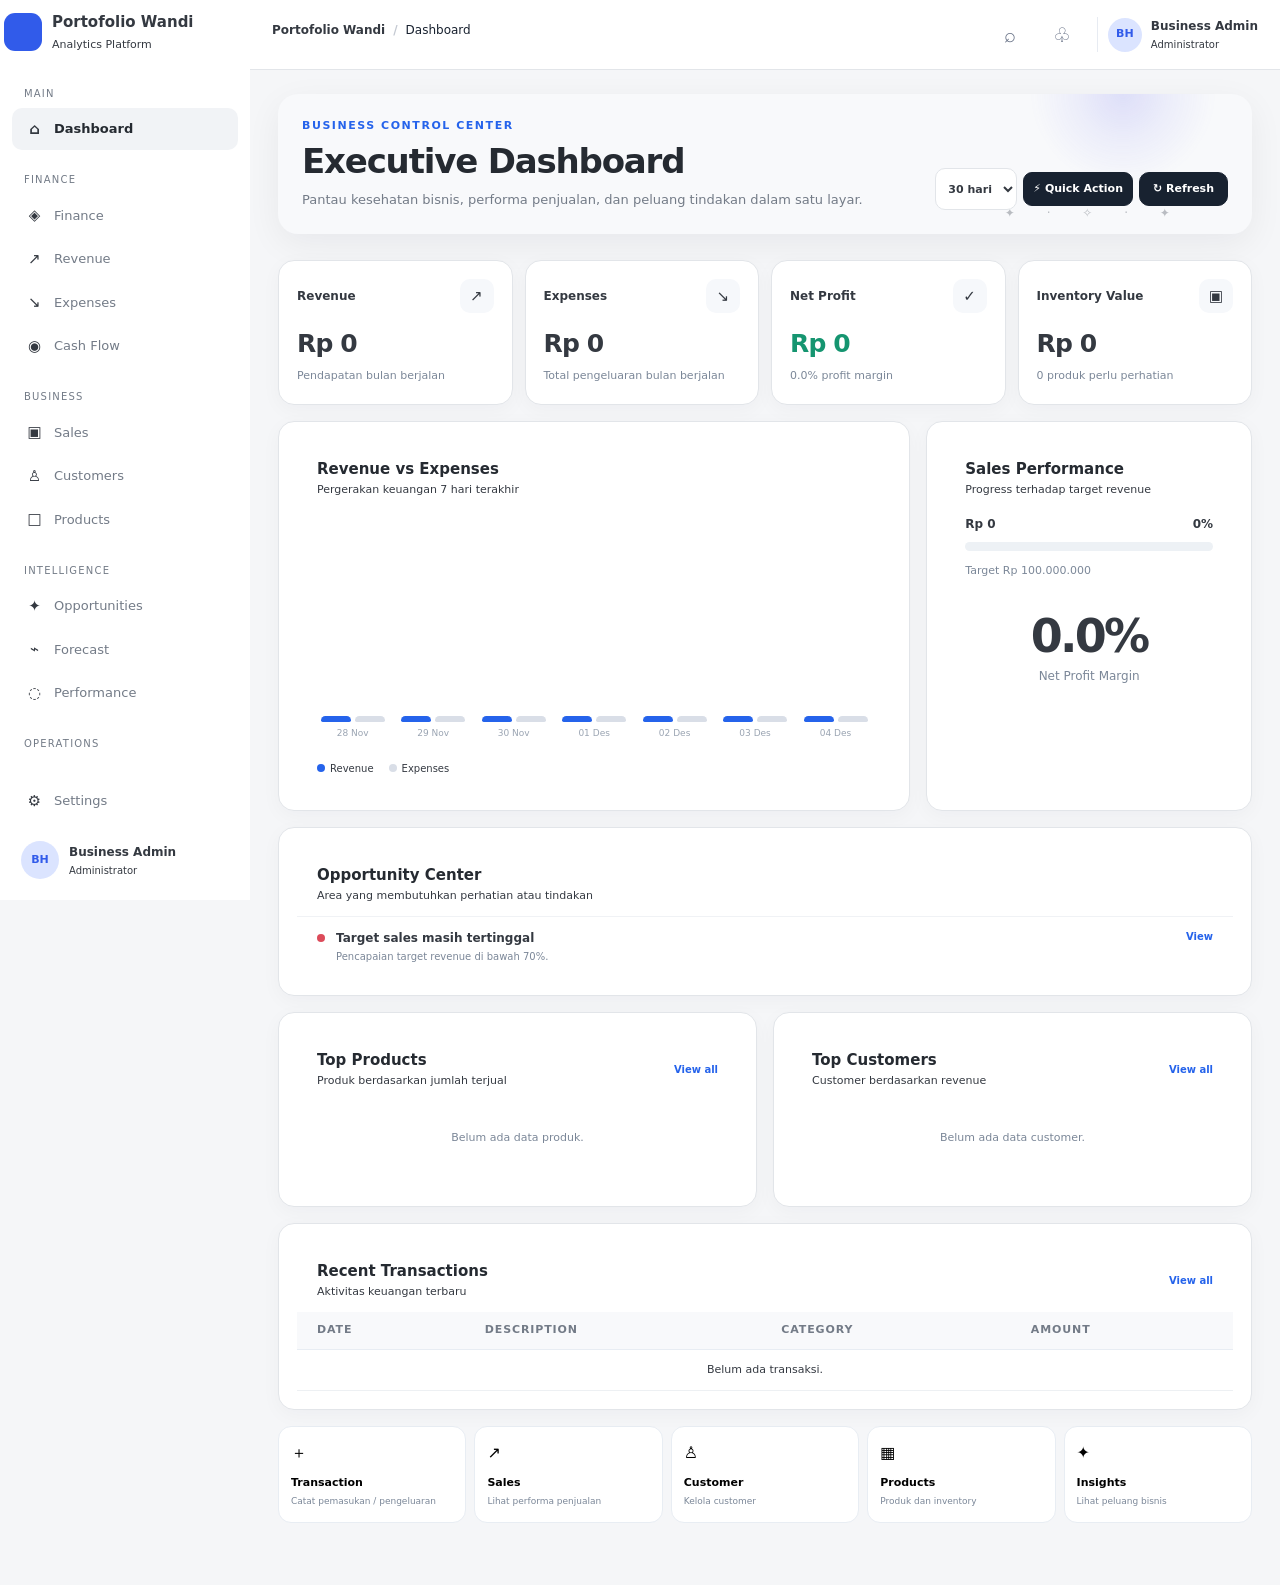
<file: index.html>
<!DOCTYPE html>
<html lang="en">
<head>
  <meta charset="UTF-8">
  <meta name="viewport" content="width=device-width, initial-scale=1.0">
  <meta name="description" content="Business Finance & Operations Dashboard">
  <title>Portofolio Wandi — Executive Dashboard</title>
  <link rel="stylesheet" href="style.css">
</head>

<body>

  <div class="app">

    <!-- SIDEBAR -->
    <aside class="sidebar" id="sidebar">

      <div class="brand">
        <div class="brand-mark">B</div>
        <div>
          <strong>Portofolio Wandi</strong>
          <span>Analytics Platform</span>
        </div>
      </div>

      <nav class="navigation">

        <div class="nav-section">
          <small>MAIN</small>

          <button class="nav-item active" data-page="dashboard">
            <span>⌂</span>
            Dashboard
          </button>
        </div>

        <div class="nav-section">
          <small>FINANCE</small>

          <button class="nav-item" data-page="finance">
            <span>◈</span>
            Finance
          </button>

          <button class="nav-item" data-page="revenue">
            <span>↗</span>
            Revenue
          </button>

          <button class="nav-item" data-page="expenses">
            <span>↘</span>
            Expenses
          </button>

          <button class="nav-item" data-page="cashflow">
            <span>◉</span>
            Cash Flow
          </button>
        </div>

        <div class="nav-section">
          <small>BUSINESS</small>

          <button class="nav-item" data-page="sales">
            <span>▣</span>
            Sales
          </button>

          <button class="nav-item" data-page="customers">
            <span>♙</span>
            Customers
          </button>

          <button class="nav-item" data-page="products">
            <span>□</span>
            Products
          </button>
        </div>

        <div class="nav-section">
          <small>INTELLIGENCE</small>

          <button class="nav-item" data-page="opportunities">
            <span>✦</span>
            Opportunities
          </button>

          <button class="nav-item" data-page="forecast">
            <span>⌁</span>
            Forecast
          </button>

          <button class="nav-item" data-page="performance">
            <span>◌</span>
            Performance
          </button>
        </div>

        <div class="nav-section">
          <small>OPERATIONS</small>

          <button class="nav-item" data-page="recruitment">
            <span>♙</span>
            Recruitment
          </button>

          <button class="nav-item" data-page="tasks">
            <span>✓</span>
            Tasks
          </button>

          <button class="nav-item" data-page="reports">
            <span>▤</span>
            Reports
          </button>
        </div>

      </nav>

      <div class="sidebar-bottom">
        <button class="nav-item" data-page="settings">
          <span>⚙</span>
          Settings
        </button>

        <div class="profile-mini" id="sidebarProfile">
          <div class="avatar profile-avatar" id="sideProfileAvatar" title="Ubah foto profil">BH</div>
          <div>
            <strong>Business Admin</strong>
            <span>Administrator</span>
          </div>
        </div>
      </div>

    </aside>


    <!-- MAIN -->
    <main class="main">

      <!-- TOPBAR -->
      <header class="topbar">

        <button class="mobile-menu" id="mobileMenu">☰</button>

        <div class="breadcrumb">
          <span>Portofolio Wandi</span>
          <b>/</b>
          <strong>Dashboard</strong>
        </div>

        <div class="top-actions">

          <button class="icon-button" id="searchButton">⌕</button>

          <button class="icon-button notification-button" id="notificationButton">
            ♧
            <i></i>
          </button>

          <div class="top-profile" id="profileAvatarTrigger" title="Ubah foto profil">
            <div class="avatar profile-avatar" id="topProfileAvatar">BH</div>
            <div class="top-profile-text">
              <strong>Business Admin</strong>
              <span>Administrator</span>
            </div>
          </div>

        </div>

      <input
        type="file"
        id="profilePhotoInput"
        accept="image/*"
        style="display:none"
      />
      </header>


      <!-- CONTENT -->
      <section class="content">

      <!-- DASHBOARD EXTRA WIDGETS -->
      <div id="dashboardExtras" class="dashboard-extras"></div>

        <!-- PAGE HEADER -->
        <div class="page-header">

          <div>
            <p class="eyebrow">EXECUTIVE OVERVIEW</p>
            <h1>Good morning 👋</h1>
            <p class="subtitle">
              Here's what's happening with your business today.
            </p>
          </div>

          <div class="header-actions">

            <select id="periodSelect">
              <option value="7">Last 7 days</option>
              <option value="30" selected>Last 30 days</option>
              <option value="90">Last 3 months</option>
              <option value="365">Last year</option>
            </select>

            <button class="primary-button" id="quickActionButton">
              <span>＋</span>
              Quick Action
            </button>

          </div>

        </div>


        <!-- KPI GRID -->
        <div class="kpi-grid">

          <article class="kpi-card">

            <div class="kpi-top">
              <div class="kpi-icon revenue">↗</div>
              <span class="trend positive">+18.4%</span>
            </div>

            <span class="kpi-label">Revenue</span>

            <div class="kpi-value">
              <span>Rp</span>842.5M
            </div>

            <p>vs. previous period</p>

            <div class="mini-progress">
              <span style="width: 78%"></span>
            </div>

          </article>


          <article class="kpi-card">

            <div class="kpi-top">
              <div class="kpi-icon expense">↘</div>
              <span class="trend negative">+4.8%</span>
            </div>

            <span class="kpi-label">Expenses</span>

            <div class="kpi-value">
              <span>Rp</span>521.2M
            </div>

            <p>vs. previous period</p>

            <div class="mini-progress">
              <span style="width: 58%"></span>
            </div>

          </article>


          <article class="kpi-card">

            <div class="kpi-top">
              <div class="kpi-icon profit">✦</div>
              <span class="trend positive">+27.2%</span>
            </div>

            <span class="kpi-label">Net Profit</span>

            <div class="kpi-value">
              <span>Rp</span>321.3M
            </div>

            <p>vs. previous period</p>

            <div class="mini-progress">
              <span style="width: 86%"></span>
            </div>

          </article>


          <article class="kpi-card">

            <div class="kpi-top">
              <div class="kpi-icon cash">◉</div>
              <span class="trend positive">+12.1%</span>
            </div>

            <span class="kpi-label">Cash Balance</span>

            <div class="kpi-value">
              <span>Rp</span>1.24B
            </div>

            <p>available balance</p>

            <div class="mini-progress">
              <span style="width: 72%"></span>
            </div>

          </article>

        </div>


        <!-- ANALYTICS ROW -->
        <div class="dashboard-grid">

          <!-- REVENUE CHART -->
          <section class="panel chart-panel">

            <div class="panel-header">

              <div>
                <h2>Revenue & Profit</h2>
                <p>Financial performance over time</p>
              </div>

              <div class="chart-controls">
                <button class="chart-period active">Revenue</button>
                <button class="chart-period">Profit</button>
              </div>

            </div>

            <div class="chart-summary">
              <div>
                <span>Revenue</span>
                <strong>Rp842.5M</strong>
              </div>

              <div>
                <span>Profit Margin</span>
                <strong>38.1%</strong>
              </div>
            </div>

            <div class="chart">
              <div class="y-axis">
                <span>1B</span>
                <span>750M</span>
                <span>500M</span>
                <span>250M</span>
                <span>0</span>
              </div>

              <div class="chart-area">

                <div class="grid-line line-1"></div>
                <div class="grid-line line-2"></div>
                <div class="grid-line line-3"></div>
                <div class="grid-line line-4"></div>
                <div class="grid-line line-5"></div>

                <svg viewBox="0 0 800 280" preserveAspectRatio="none">

                  <defs>
                    <linearGradient id="chartFill" x1="0" x2="0" y1="0" y2="1">
                      <stop offset="0%" stop-opacity=".22"/>
                      <stop offset="100%" stop-opacity="0"/>
                    </linearGradient>
                  </defs>

                  <path
                    class="chart-fill"
                    d="M0,215 C65,195 95,200 145,170 C195,140 220,155 270,135 C320,115 355,145 405,105 C455,65 485,105 535,82 C585,59 620,80 665,45 C710,15 750,55 800,25 L800,280 L0,280 Z">
                  </path>

                  <path
                    class="chart-line"
                    d="M0,215 C65,195 95,200 145,170 C195,140 220,155 270,135 C320,115 355,145 405,105 C455,65 485,105 535,82 C585,59 620,80 665,45 C710,15 750,55 800,25">
                  </path>

                </svg>

                <div class="x-axis">
                  <span>Apr</span>
                  <span>May</span>
                  <span>Jun</span>
                  <span>Jul</span>
                  <span>Aug</span>
                  <span>Sep</span>
                </div>

              </div>
            </div>

          </section>


          <!-- FINANCIAL HEALTH -->
          <section class="panel health-panel">

            <div class="panel-header">
              <div>
                <h2>Financial Health</h2>
                <p>Overall business condition</p>
              </div>

              <button class="more-button">•••</button>
            </div>

            <div class="health-score">

              <div class="score-ring">
                <div>
                  <strong>87</strong>
                  <span>/100</span>
                </div>
              </div>

              <div>
                <strong class="health-title">Healthy</strong>
                <p>Business fundamentals are performing well.</p>
              </div>

            </div>

            <div class="health-list">

              <div>
                <span>Revenue Growth</span>
                <b class="status-good">Strong</b>
              </div>

              <div>
                <span>Profitability</span>
                <b class="status-good">Strong</b>
              </div>

              <div>
                <span>Liquidity</span>
                <b class="status-good">Healthy</b>
              </div>

              <div>
                <span>Expense Control</span>
                <b class="status-warning">Watch</b>
              </div>

              <div>
                <span>Cash Position</span>
                <b class="status-good">Healthy</b>
              </div>

            </div>

          </section>

        </div>


        <!-- LOWER GRID -->
        <div class="lower-grid">

          <!-- ACTION REQUIRED -->
          <section class="panel">

            <div class="panel-header">

              <div>
                <h2>Action Required</h2>
                <p>Things that need attention</p>
              </div>

              <span class="count-badge">3</span>

            </div>

            <div class="action-list">

              <div class="action-item warning">

                <div class="action-icon">!</div>

                <div class="action-content">
                  <strong>Operating expenses increased</strong>
                  <p>Operations are 13% above monthly budget.</p>
                  <span>2 hours ago</span>
                </div>

                <button class="text-button">Investigate</button>

              </div>


              <div class="action-item opportunity">

                <div class="action-icon">✦</div>

                <div class="action-content">
                  <strong>Revenue opportunity detected</strong>
                  <p>Enterprise customers show higher order value.</p>
                  <span>5 hours ago</span>
                </div>

                <button class="text-button">Analyze</button>

              </div>


              <div class="action-item info">

                <div class="action-icon">↗</div>

                <div class="action-content">
                  <strong>Sales target reached</strong>
                  <p>Monthly sales achievement is currently at 105%.</p>
                  <span>Today</span>
                </div>

                <button class="text-button">View</button>

              </div>

            </div>

          </section>


          <!-- OPPORTUNITIES -->
          <section class="panel">

            <div class="panel-header">

              <div>
                <h2>Opportunity Center</h2>
                <p>Potential areas for growth</p>
              </div>

              <button class="link-button">View all →</button>

            </div>

            <div class="opportunity-list">

              <div class="opportunity-card">

                <div class="opportunity-symbol">↗</div>

                <div>
                  <strong>Enterprise Segment</strong>
                  <p>Higher average order value detected.</p>
                </div>

                <div class="opportunity-value">
                  <strong>+Rp120M</strong>
                  <span>potential / month</span>
                </div>

              </div>


              <div class="opportunity-card">

                <div class="opportunity-symbol">✦</div>

                <div>
                  <strong>Product D</strong>
                  <p>High margin with strong growth.</p>
                </div>

                <div class="opportunity-value">
                  <strong>+41%</strong>
                  <span>growth</span>
                </div>

              </div>


              <div class="opportunity-card">

                <div class="opportunity-symbol">◉</div>

                <div>
                  <strong>Customer Retention</strong>
                  <p>Retention improvement opportunity.</p>
                </div>

                <div class="opportunity-value">
                  <strong>81.4%</strong>
                  <span>retention</span>
                </div>

              </div>

            </div>

          </section>

        </div>


        <!-- KPI + ACTIVITY -->
        <div class="bottom-grid">

          <section class="panel">

            <div class="panel-header">

              <div>
                <h2>Business KPI</h2>
                <p>Key performance indicators</p>
              </div>

              <button class="more-button">•••</button>

            </div>

            <div class="kpi-table">

              <div class="table-row table-head">
                <span>Metric</span>
                <span>Current</span>
                <span>Target</span>
                <span>Status</span>
              </div>

              <div class="table-row">
                <span>Revenue Growth</span>
                <strong>18.4%</strong>
                <span>15%</span>
                <b class="pill green">On track</b>
              </div>

              <div class="table-row">
                <span>Net Margin</span>
                <strong>30.5%</strong>
                <span>28%</span>
                <b class="pill green">On track</b>
              </div>

              <div class="table-row">
                <span>Customer Retention</span>
                <strong>81.4%</strong>
                <span>85%</span>
                <b class="pill yellow">Watch</b>
              </div>

              <div class="table-row">
                <span>Sales Achievement</span>
                <strong>105%</strong>
                <span>100%</span>
                <b class="pill green">Excellent</b>
              </div>

            </div>

          </section>


          <section class="panel">

            <div class="panel-header">

              <div>
                <h2>Recent Activity</h2>
                <p>Latest business activities</p>
              </div>

              <button class="link-button">View all →</button>

            </div>

            <div class="activity-list">

              <div class="activity-item">
                <div class="activity-dot green"></div>
                <div>
                  <strong>Payment received</strong>
                  <p>PT Nusantara — Rp18.4M</p>
                  <span>12 minutes ago</span>
                </div>
              </div>

              <div class="activity-item">
                <div class="activity-dot blue"></div>
                <div>
                  <strong>New customer added</strong>
                  <p>Enterprise customer registered</p>
                  <span>34 minutes ago</span>
                </div>
              </div>

              <div class="activity-item">
                <div class="activity-dot yellow"></div>
                <div>
                  <strong>Expense recorded</strong>
                  <p>Marketing — Rp4.2M</p>
                  <span>1 hour ago</span>
                </div>
              </div>

              <div class="activity-item">
                <div class="activity-dot purple"></div>
                <div>
                  <strong>Report generated</strong>
                  <p>September management report</p>
                  <span>2 hours ago</span>
                </div>
              </div>

            </div>

          </section>

        </div>


        <!-- QUICK ACTIONS -->
        <section class="quick-actions panel">

          <div>
            <h2>Quick Actions</h2>
            <p>Manage your business without leaving the dashboard.</p>
          </div>

          <div class="quick-action-buttons">

            <button data-action="transaction">
              <span>＋</span>
              Transaction
            </button>

            <button data-action="customer">
              <span>♙</span>
              Customer
            </button>

            <button data-action="invoice">
              <span>▤</span>
              Invoice
            </button>

            <button data-action="candidate">
              <span>♙</span>
              Candidate
            </button>

            <button data-action="report">
              <span>▣</span>
              Generate Report
            </button>

          </div>

        </section>

      </section>

    </main>

  </div>


  <!-- MODAL -->
  <div class="modal-overlay" id="modalOverlay">

    <div class="modal">

      <button class="modal-close" id="modalClose">×</button>

      <div class="modal-icon">＋</div>

      <h2 id="modalTitle">Quick Action</h2>

      <p id="modalDescription">
        Select an action to continue.
      </p>

      <div class="modal-form">

        <label>
          Name / Reference
          <input type="text" placeholder="Enter information">
        </label>

        <label>
          Amount
          <input type="text" placeholder="Rp 0">
        </label>

        <label>
          Notes
          <textarea placeholder="Add notes..."></textarea>
        </label>

      </div>

      <div class="modal-actions">
        <button class="secondary-button" id="modalCancel">Cancel</button>
        <button class="primary-button" id="modalSave">Save</button>
      </div>

    </div>

  </div>


  <script src="script.js"></script>

</body>
</html>
</file>
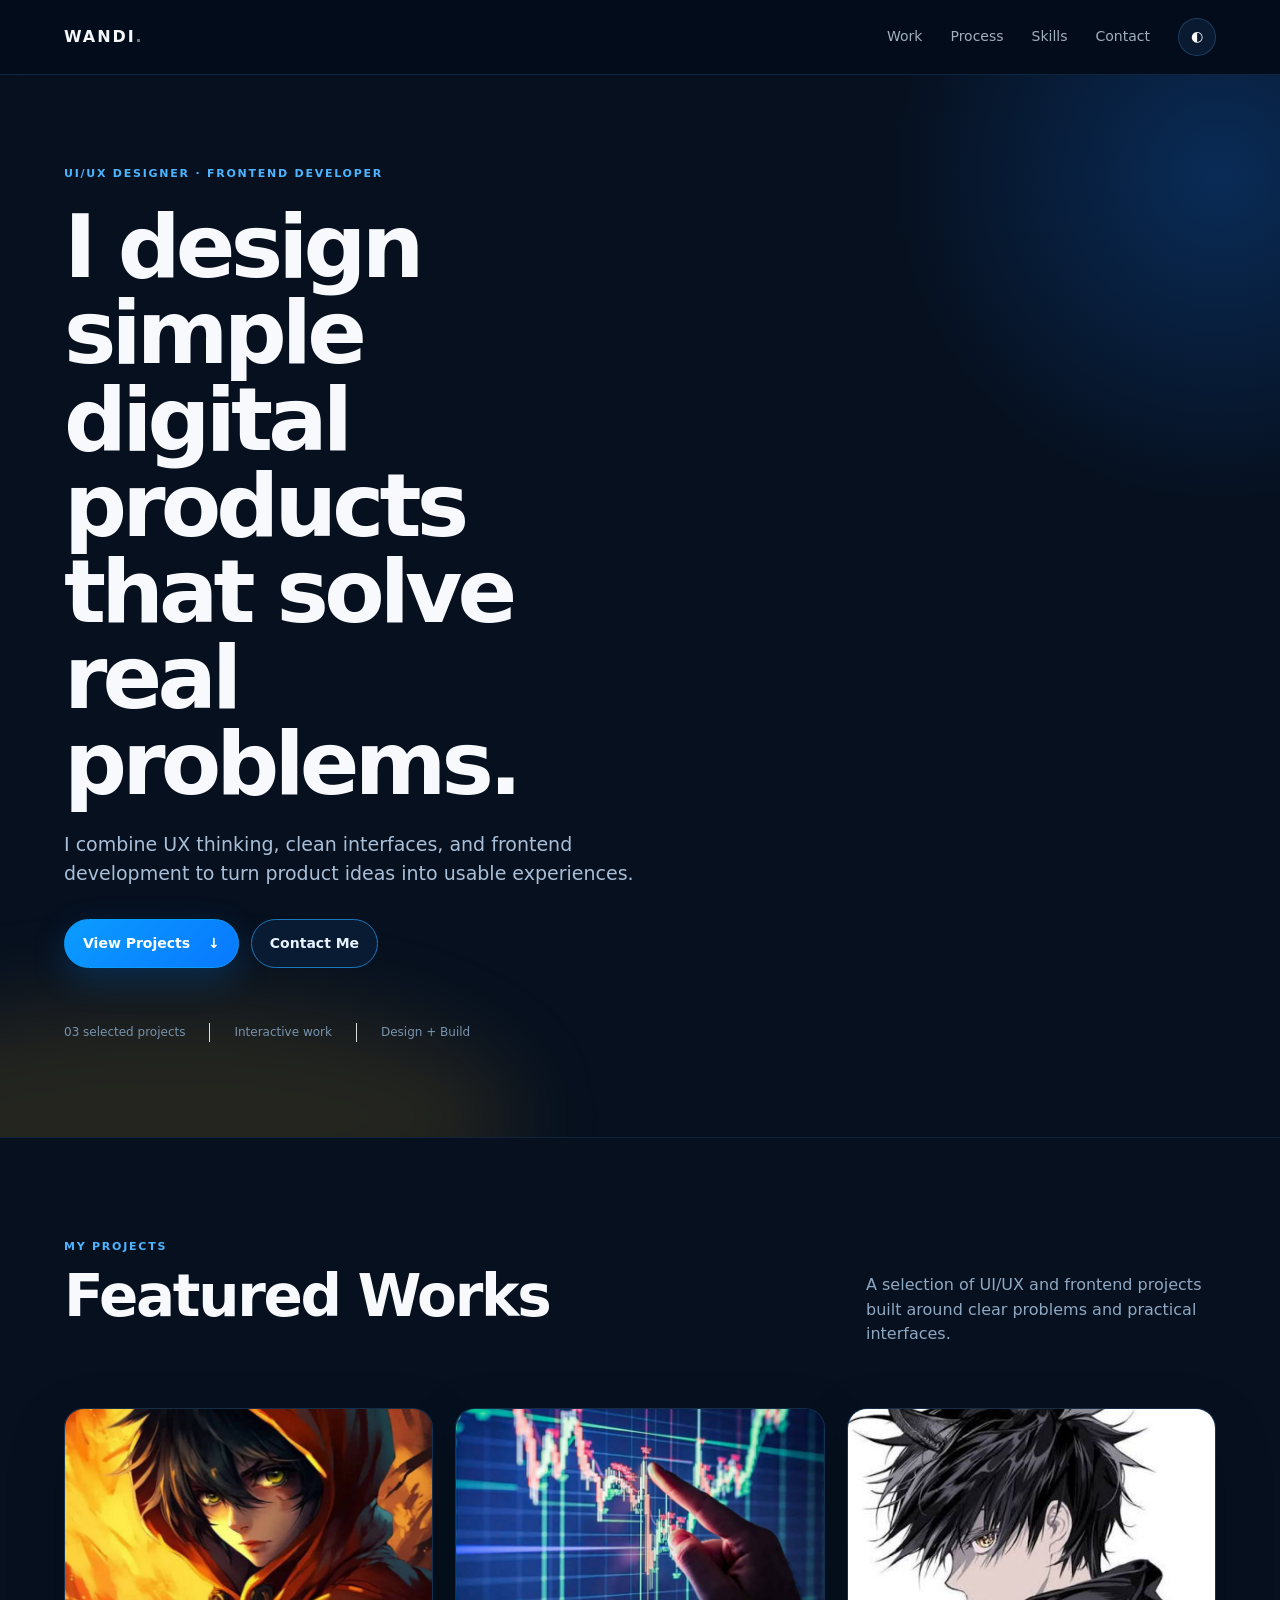
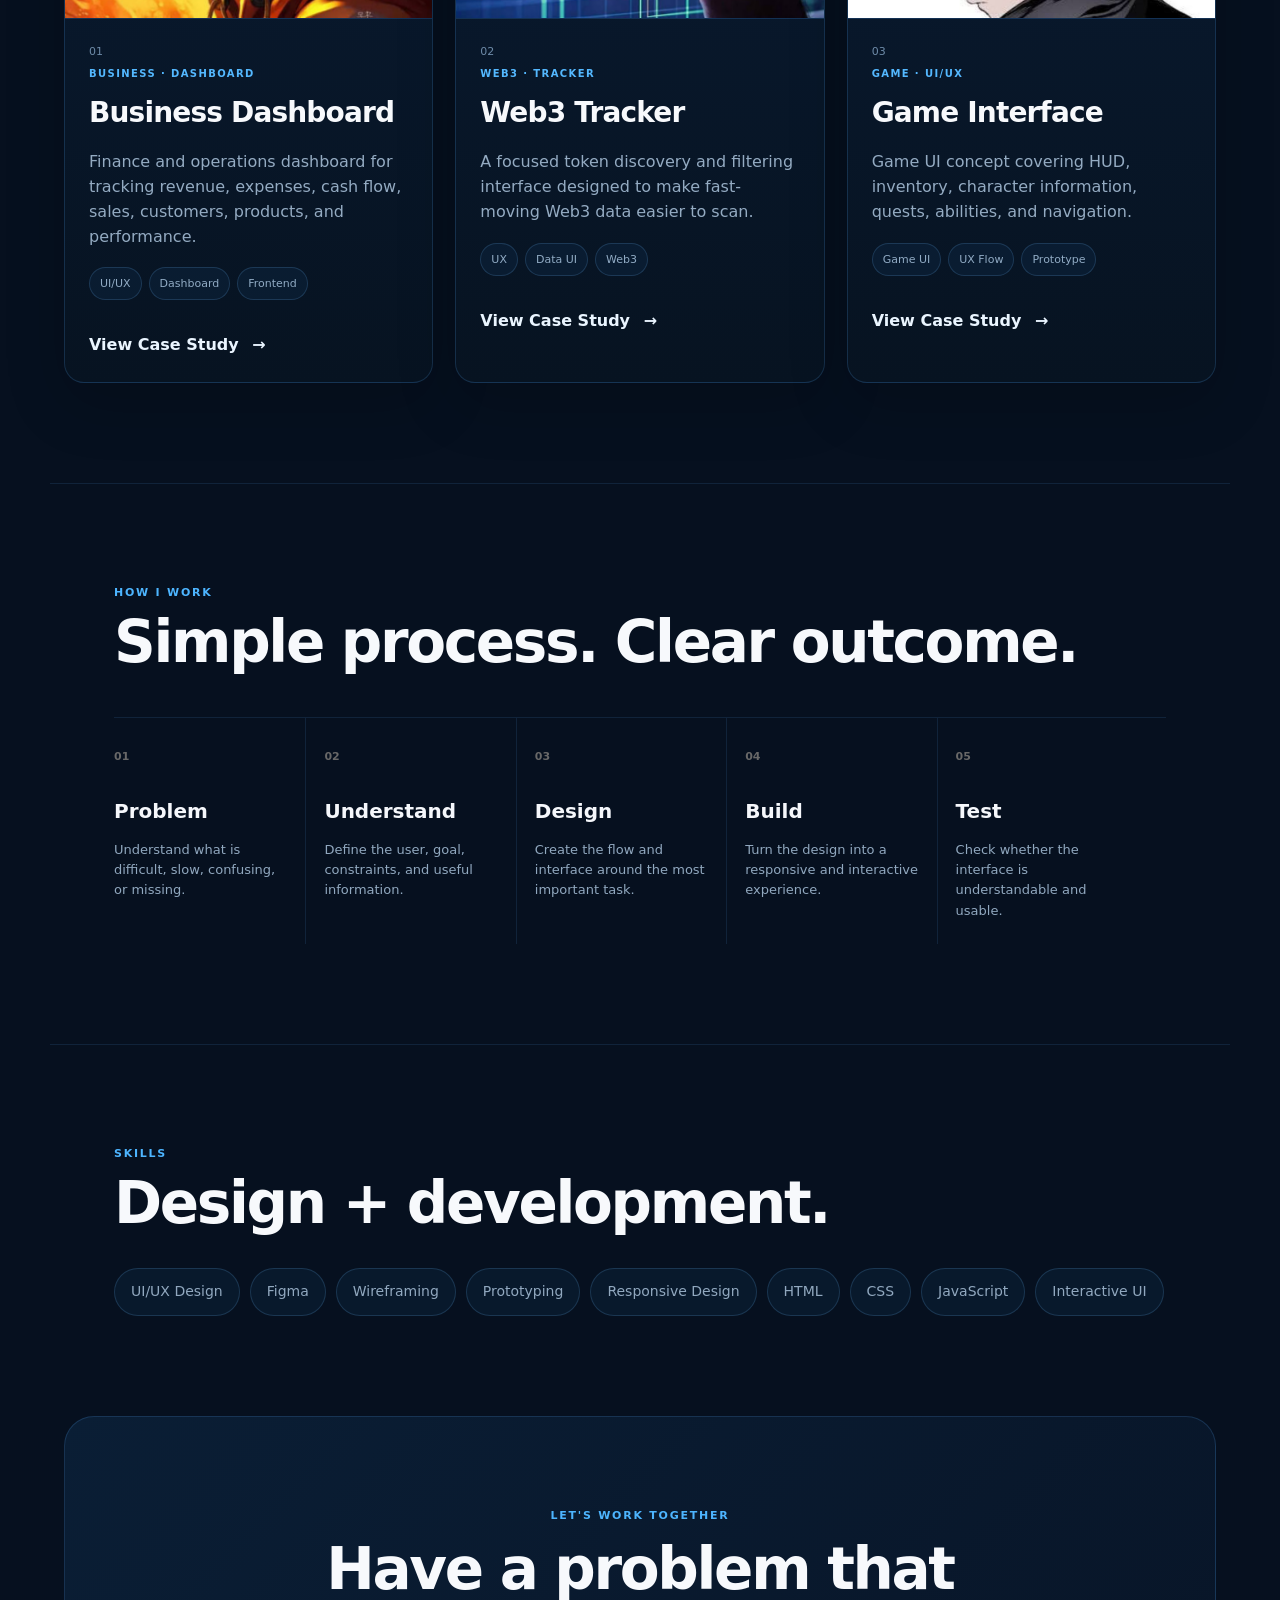
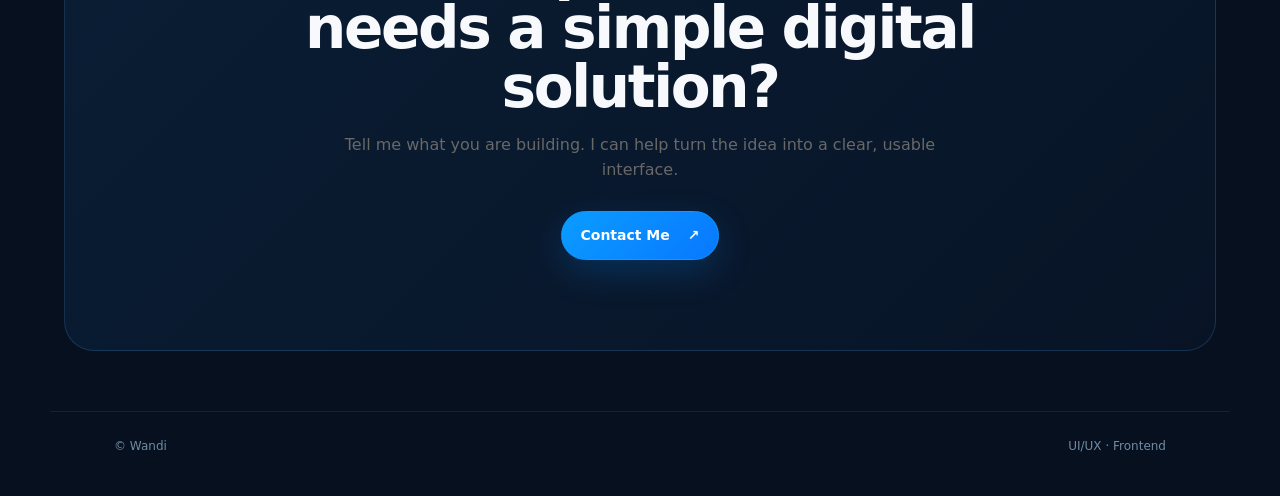
<file: uiux-portfolio/index.html>
<!DOCTYPE html>
<html lang="en">
<head>
  <meta charset="UTF-8">
  <meta name="viewport" content="width=device-width, initial-scale=1.0">
  <meta name="description" content="Wandi — UI/UX Designer & Frontend Developer portfolio.">
  <title>Wandi — UI/UX Designer & Frontend Developer</title>
  <link rel="stylesheet" href="style.css">
</head>
<body>
  <header class="site-header">
    <a class="logo" href="#top">WANDI<span>.</span></a>
    <button class="menu-toggle" aria-label="Open menu" aria-expanded="false">☰</button>
    <nav class="nav" aria-label="Main navigation">
      <a href="#work">Work</a>
      <a href="#process">Process</a>
      <a href="#skills">Skills</a>
      <a href="#contact">Contact</a>
      <button id="themeToggle" class="theme-toggle" type="button" aria-label="Toggle theme">◐</button>
    </nav>
  </header>

  <main id="top">
    <section class="hero">
      <div class="hero-content">
        <div class="eyebrow">UI/UX DESIGNER · FRONTEND DEVELOPER</div>
        <h1>I design simple digital products that solve real problems.</h1>
        <p class="hero-copy">I combine UX thinking, clean interfaces, and frontend development to turn product ideas into usable experiences.</p>
        <div class="actions">
          <a class="btn primary" href="#work">View Projects <span>↓</span></a>
          <a class="btn secondary" href="#contact">Contact Me</a>
        </div>
        <div class="proof-strip">
          <span>03 selected projects</span>
          <span>Interactive work</span>
          <span>Design + Build</span>
        </div>
      </div>

      <div class="hero-visual" aria-label="Portfolio visual gallery">
        <div class="hero-gallery">
          <div class="hero-image hero-image-main"><img src="assets/hero-blue-gold-1.jpg" alt="Blue and gold abstract design" loading="eager"></div>
          <div class="hero-image hero-image-two"><img src="assets/hero-blue-gold-2.jpg" alt="Blue and gold flowing abstract design" loading="eager"></div>
          <div class="hero-image hero-image-three"><img src="assets/hero-blue-gold-3.jpg" alt="Light blue and gold abstract design" loading="eager"></div>
          <div class="hero-image hero-image-four"><img src="assets/hero-blue-gold-4.jpg" alt="Dark blue and gold wave design" loading="eager"></div>
        </div>
      </div>
    </section>

    <section id="work" class="section work-section">
      <div class="section-head">
        <div>
          <div class="eyebrow">MY PROJECTS</div>
          <h2>Featured Works</h2>
        </div>
        <p>A selection of UI/UX and frontend projects built around clear problems and practical interfaces.</p>
      </div>
      <div class="project-grid">
        <article class="project-card">
          <div class="project-image"><img src="assets/business-dashboard.jpg?v=3" alt="Business Dashboard project preview" loading="lazy"></div>
          <div class="project-card-body">
            <div class="project-number">01</div><div class="project-meta">BUSINESS · DASHBOARD</div>
            <h3>Business Dashboard</h3>
            <p>Finance and operations dashboard for tracking revenue, expenses, cash flow, sales, customers, products, and performance.</p>
            <div class="tags"><span>UI/UX</span><span>Dashboard</span><span>Frontend</span></div>
            <button class="text-btn project-open" data-project="business">View Case Study <span>→</span></button>
          </div>
        </article>
        <article class="project-card">
          <div class="project-image"><img src="assets/web3-tracker.jpg?v=3" alt="Web3 Tracker project preview" loading="lazy"></div>
          <div class="project-card-body">
            <div class="project-number">02</div><div class="project-meta">WEB3 · TRACKER</div>
            <h3>Web3 Tracker</h3>
            <p>A focused token discovery and filtering interface designed to make fast-moving Web3 data easier to scan.</p>
            <div class="tags"><span>UX</span><span>Data UI</span><span>Web3</span></div>
            <button class="text-btn project-open" data-project="web3">View Case Study <span>→</span></button>
          </div>
        </article>
        <article class="project-card">
          <div class="project-image"><img src="assets/game-interface.jpg?v=3" alt="Game Interface project preview" loading="lazy"></div>
          <div class="project-card-body">
            <div class="project-number">03</div><div class="project-meta">GAME · UI/UX</div>
            <h3>Game Interface</h3>
            <p>Game UI concept covering HUD, inventory, character information, quests, abilities, and navigation.</p>
            <div class="tags"><span>Game UI</span><span>UX Flow</span><span>Prototype</span></div>
            <button class="text-btn project-open" data-project="game">View Case Study <span>→</span></button>
          </div>
        </article>
      </div>
    </section>

    <section id="process" class="section process-section">
      <div class="eyebrow">HOW I WORK</div><h2>Simple process. Clear outcome.</h2>
      <div class="process-grid">
        <div><b>01</b><h3>Problem</h3><p>Understand what is difficult, slow, confusing, or missing.</p></div>
        <div><b>02</b><h3>Understand</h3><p>Define the user, goal, constraints, and useful information.</p></div>
        <div><b>03</b><h3>Design</h3><p>Create the flow and interface around the most important task.</p></div>
        <div><b>04</b><h3>Build</h3><p>Turn the design into a responsive and interactive experience.</p></div>
        <div><b>05</b><h3>Test</h3><p>Check whether the interface is understandable and usable.</p></div>
      </div>
    </section>

    <section id="skills" class="section skills-section">
      <div class="eyebrow">SKILLS</div><h2>Design + development.</h2>
      <div class="skill-list">
        <span>UI/UX Design</span><span>Figma</span><span>Wireframing</span><span>Prototyping</span><span>Responsive Design</span><span>HTML</span><span>CSS</span><span>JavaScript</span><span>Interactive UI</span>
      </div>
    </section>

    <section id="contact" class="contact">
      <div class="eyebrow">LET'S WORK TOGETHER</div><h2>Have a problem that needs a simple digital solution?</h2>
      <p>Tell me what you are building. I can help turn the idea into a clear, usable interface.</p>
      <a class="btn primary" href="mailto:wanzdaxs@gmail.com">Contact Me <span>↗</span></a>

    </section>
  </main>

  <footer><span>© <span id="year"></span> Wandi</span><span>UI/UX · Frontend</span></footer>

  <div class="modal" id="projectModal" aria-hidden="true">
    <div class="modal-backdrop" data-close></div>
    <div class="modal-panel" role="dialog" aria-modal="true" aria-labelledby="modalTitle">
      <button class="modal-close" data-close aria-label="Close">×</button>
      <div class="eyebrow" id="modalType"></div><h2 id="modalTitle"></h2>
      <div class="case-grid">
        <div><span>PROBLEM</span><p id="modalProblem"></p></div><div><span>SOLUTION</span><p id="modalSolution"></p></div>
        <div><span>WHAT I BUILT</span><p id="modalBuilt"></p></div><div><span>EVIDENCE</span><p id="modalEvidence"></p></div>
      </div>
      <a id="modalDemo" class="btn primary" href="#" target="_blank" rel="noopener">Open Demo ↗</a>
    </div>
  </div>
  <script src="script.js"></script>
</body>
</html>
</file>
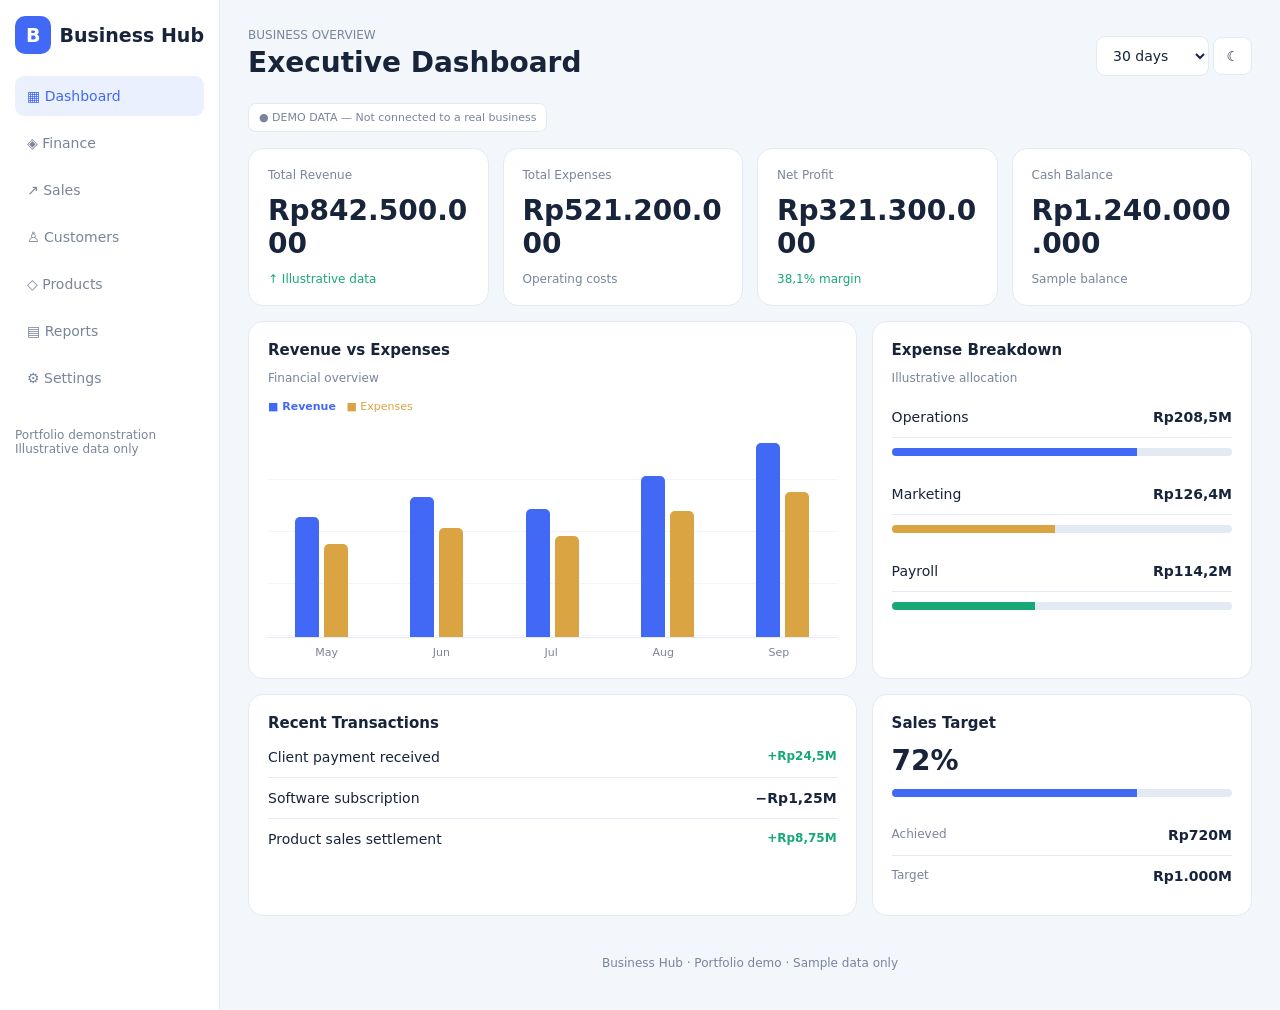
<file: projects/business-dashboard/index.html>
<!DOCTYPE html>
<html lang="id">
<head>
<meta charset="UTF-8">
<meta name="viewport" content="width=device-width,initial-scale=1">
<title>Business Hub — Demo</title>
<style>
:root{--bg:#f3f6fb;--panel:#fff;--text:#17243a;--muted:#78859a;--line:#e4eaf3;--blue:#4169f5;--gold:#d9a441}
*{box-sizing:border-box}body{margin:0;background:var(--bg);color:var(--text);font:14px system-ui;transition:.2s}
body.dark{--bg:#0b1020;--panel:#141c30;--text:#edf2ff;--muted:#9aa8c2;--line:#27334d}
.app{display:grid;grid-template-columns:220px 1fr;min-height:100vh}
aside{background:var(--panel);border-right:1px solid var(--line);padding:24px 15px}
.brand{font-size:19px;font-weight:800;margin-bottom:30px}.brand span{background:var(--blue);color:white;padding:8px 11px;border-radius:10px;margin-right:8px}
nav{display:grid;gap:7px}nav button{padding:12px;text-align:left;border:0;border-radius:9px;background:transparent;color:var(--muted);cursor:pointer}nav button.active,nav button:hover{background:#4169f51a;color:var(--blue)}
main{padding:28px;max-width:1400px;width:100%;margin:auto}.top{display:flex;justify-content:space-between;align-items:center;gap:12px;margin-bottom:20px}
h1{font-size:28px;margin:4px 0}.muted{color:var(--muted);font-size:12px}
button,select{font:inherit}.action{border:1px solid var(--line);background:var(--panel);color:var(--text);border-radius:9px;padding:10px 12px;cursor:pointer}
.notice{display:inline-block;padding:7px 10px;border:1px solid var(--line);border-radius:8px;background:var(--panel);color:var(--muted);font-size:11px;margin-bottom:16px}
.kpis{display:grid;grid-template-columns:repeat(4,minmax(0,1fr));gap:14px}.card{background:var(--panel);border:1px solid var(--line);border-radius:15px;padding:19px;min-width:0;margin-bottom:15px}
.label{color:var(--muted);font-size:12px}.value{font-size:clamp(19px,2.4vw,28px);font-weight:800;margin:12px 0;overflow-wrap:anywhere}.positive{color:#18a875;font-size:12px}
.columns{display:grid;grid-template-columns:1.6fr 1fr;gap:15px}.card h2{font-size:15px;margin:0 0 5px}
.chart{height:210px;display:flex;align-items:flex-end;gap:clamp(8px,2vw,24px);padding:15px 8px 0;border-bottom:1px solid var(--line);background:repeating-linear-gradient(to bottom,transparent 0,transparent 51px,var(--line) 52px)}
.bar-group{flex:1;display:flex;align-items:flex-end;justify-content:center;gap:5px;height:100%}.bar{width:35%;max-width:24px;border-radius:5px 5px 0 0;background:var(--blue)}.bar.expense{background:var(--gold)}
.labels{display:flex;justify-content:space-around;color:var(--muted);font-size:11px;padding-top:8px}
.legend{font-size:11px;color:var(--muted);margin:15px 0}.legend b{color:var(--blue)}.legend i{color:var(--gold);font-style:normal}
.progress{height:8px;background:var(--line);border-radius:20px;overflow:hidden;margin:10px 0 18px}.progress span{display:block;height:100%;background:var(--blue)}
.row{display:flex;justify-content:space-between;gap:10px;padding:12px 0;border-bottom:1px solid var(--line)}.row:last-child{border:0}
.view{display:none}.view.active{display:block}.toast{position:fixed;bottom:20px;left:50%;transform:translateX(-50%);padding:12px 16px;background:var(--text);color:var(--panel);border-radius:10px;display:none}
@media(max-width:900px){.kpis{grid-template-columns:repeat(2,minmax(0,1fr))}.columns{grid-template-columns:1fr}}
@media(max-width:600px){.app{grid-template-columns:1fr}aside{padding:12px;position:sticky;top:0;z-index:2;border-right:0;border-bottom:1px solid var(--line)}.brand{margin:0 0 10px}nav{grid-template-columns:repeat(3,1fr);gap:4px}nav button{padding:8px;font-size:12px;text-align:center}main{padding:18px 12px}.top{align-items:flex-start}h1{font-size:22px}.card{padding:14px}.value{font-size:19px}}
</style>
</head>
<body>
<div class="app">
<aside>
<div class="brand"><span>B</span>Business Hub</div>
<nav id="nav">
<button class="active" data-view="dashboard">▦ Dashboard</button>
<button data-view="finance">◈ Finance</button>
<button data-view="sales">↗ Sales</button>
<button data-view="customers">♙ Customers</button>
<button data-view="products">◇ Products</button>
<button data-view="reports">▤ Reports</button>
<button data-view="settings">⚙ Settings</button>
</nav>
<p class="muted" style="margin-top:30px">Portfolio demonstration<br>Illustrative data only</p>
</aside>
<main>
<div class="top"><div><div class="muted">BUSINESS OVERVIEW</div><h1 id="pageTitle">Executive Dashboard</h1></div><div><select class="action" id="period"><option value="30">30 days</option><option value="7">7 days</option><option value="90">3 months</option><option value="365">1 year</option></select> <button class="action" id="theme">☾</button></div></div>
<div class="notice">● DEMO DATA — Not connected to a real business</div>
<section class="view active" data-section="dashboard">
<div class="kpis">
<div class="card"><div class="label">Total Revenue</div><div class="value" id="revenue">Rp842.500.000</div><div class="positive">↑ Illustrative data</div></div>
<div class="card"><div class="label">Total Expenses</div><div class="value" id="expenses">Rp521.200.000</div><div class="muted">Operating costs</div></div>
<div class="card"><div class="label">Net Profit</div><div class="value" id="profit">Rp321.300.000</div><div class="positive">38,1% margin</div></div>
<div class="card"><div class="label">Cash Balance</div><div class="value" id="cash">Rp1.240.000.000</div><div class="muted">Sample balance</div></div>
</div>
<div class="columns">
<div class="card"><h2>Revenue vs Expenses</h2><p class="muted">Financial overview</p><div class="legend"><b>■ Revenue</b> &nbsp; <i>■ Expenses</i></div><div class="chart" id="chart"></div><div class="labels" id="labels"></div></div>
<div class="card"><h2>Expense Breakdown</h2><p class="muted">Illustrative allocation</p>
<div class="row"><span>Operations</span><b>Rp208,5M</b></div><div class="progress"><span style="width:72%"></span></div>
<div class="row"><span>Marketing</span><b>Rp126,4M</b></div><div class="progress"><span style="width:48%;background:var(--gold)"></span></div>
<div class="row"><span>Payroll</span><b>Rp114,2M</b></div><div class="progress"><span style="width:42%;background:#18a875"></span></div>
</div></div>
<div class="columns">
<div class="card"><h2>Recent Transactions</h2><div class="row"><span>Client payment received</span><b class="positive">+Rp24,5M</b></div><div class="row"><span>Software subscription</span><b>−Rp1,25M</b></div><div class="row"><span>Product sales settlement</span><b class="positive">+Rp8,75M</b></div></div>
<div class="card"><h2>Sales Target</h2><div class="value">72%</div><div class="progress"><span style="width:72%"></span></div><div class="row"><span class="muted">Achieved</span><b>Rp720M</b></div><div class="row"><span class="muted">Target</span><b>Rp1.000M</b></div></div>
</div>
</section>
<section class="view" data-section="finance"><div class="card"><h2>Finance Overview</h2><p class="muted">Summary based on the selected illustrative period.</p><div class="row"><span>Revenue</span><b id="fr">Rp842.500.000</b></div><div class="row"><span>Expenses</span><b id="fe">Rp521.200.000</b></div><div class="row"><span>Net Profit</span><b id="fp">Rp321.300.000</b></div></div></section>
<section class="view" data-section="sales"><div class="card"><h2>Sales Overview</h2><p class="muted">Illustrative sales target progress.</p><div class="value">72%</div><div class="progress"><span style="width:72%"></span></div><div class="row"><span>Target</span><b>Rp1.000M</b></div><div class="row"><span>Achieved</span><b>Rp720M</b></div></div></section>
<section class="view" data-section="customers"><div class="card"><h2>Customers</h2><p class="muted">Demo records only. Additions are temporary.</p><button class="action" id="addCustomer">＋ Add sample customer</button><div id="customerList"><div class="row"><span>Northstar Studio</span><b>Active</b></div><div class="row"><span>Meridian Supply</span><b>Active</b></div></div></div></section>
<section class="view" data-section="products"><div class="card"><h2>Products</h2><p class="muted">Sample catalog.</p><button class="action" id="addProduct">＋ Add sample product</button><div id="productList"><div class="row"><span>Starter Package</span><b>Rp2,5M</b></div><div class="row"><span>Business Package</span><b>Rp7,5M</b></div></div></div></section>
<section class="view" data-section="reports"><div class="card"><h2>Reports</h2><p class="muted">Export the current sample KPI figures as CSV.</p><button class="action" id="export">Export CSV ↓</button></div></section>
<section class="view" data-section="settings"><div class="card"><h2>Appearance Settings</h2><p class="muted">Choose the dashboard theme.</p><button class="action" id="light">☀ Light</button> <button class="action" id="dark">☾ Dark</button></div></section>
<p class="muted" style="text-align:center;margin-top:25px">Business Hub · Portfolio demo · Sample data only</p>
</main></div><div class="toast" id="toast"></div>
<script>
const $=id=>document.getElementById(id);
const data={30:{r:842500000,e:521200000,c:1240000000,l:['May','Jun','Jul','Aug','Sep'],rv:[62,72,66,83,100],ex:[48,56,52,65,75]},7:{r:196500000,e:118200000,c:1240000000,l:['Mon','Tue','Wed','Thu','Fri','Sat','Sun'],rv:[52,64,60,76,68,88,100],ex:[36,43,48,40,57,60,68]},90:{r:2310000000,e:1490000000,c:1240000000,l:['Jul','Aug','Sep'],rv:[70,82,100],ex:[58,68,76]},365:{r:9250000000,e:6180000000,c:1240000000,l:['Q1','Q2','Q3','Q4'],rv:[60,72,84,100],ex:[48,60,72,74]}};
const money=n=>'Rp'+Math.round(n).toLocaleString('id-ID');
function render(){let d=data[$('period').value],p=d.r-d.e;$('revenue').textContent=money(d.r);$('expenses').textContent=money(d.e);$('profit').textContent=money(p);$('cash').textContent=money(d.c);$('fr').textContent=money(d.r);$('fe').textContent=money(d.e);$('fp').textContent=money(p);$('chart').innerHTML='';$('labels').innerHTML='';d.l.forEach((m,i)=>{let g=document.createElement('div');g.className='bar-group';let a=document.createElement('div');a.className='bar';a.style.height=d.rv[i]+'%';let b=document.createElement('div');b.className='bar expense';b.style.height=d.ex[i]+'%';g.append(a,b);$('chart').append(g);let t=document.createElement('span');t.textContent=m;$('labels').append(t)})}
const titles={dashboard:'Executive Dashboard',finance:'Finance Overview',sales:'Sales Overview',customers:'Customers',products:'Products',reports:'Reports',settings:'Settings'};
$('nav').addEventListener('click',e=>{let b=e.target.closest('[data-view]');if(!b)return;document.querySelectorAll('#nav button').forEach(x=>x.classList.toggle('active',x===b));document.querySelectorAll('.view').forEach(x=>x.classList.toggle('active',x.dataset.section===b.dataset.view));$('pageTitle').textContent=titles[b.dataset.view];});
$('period').addEventListener('change',render);
function setTheme(d){document.body.classList.toggle('dark',d);localStorage.setItem('businessHubDemoTheme',d?'dark':'light')}
$('theme').onclick=()=>setTheme(!document.body.classList.contains('dark'));$('light').onclick=()=>setTheme(false);$('dark').onclick=()=>setTheme(true);if(localStorage.getItem('businessHubDemoTheme')==='dark')setTheme(true);
$('addCustomer').onclick=()=>{let r=document.createElement('div');r.className='row';r.innerHTML='<span>New Sample Customer</span><b>Active</b>';$('customerList').append(r)};
$('addProduct').onclick=()=>{let r=document.createElement('div');r.className='row';r.innerHTML='<span>New Sample Product</span><b>Rp1M</b>';$('productList').append(r)};
$('export').onclick=()=>{let d=data[$('period').value],csv='Metric,Illustrative Value\nRevenue,'+d.r+'\nExpenses,'+d.e+'\nNet Profit,'+(d.r-d.e)+'\nCash Balance,'+d.c;let u=URL.createObjectURL(new Blob([csv],{type:'text/csv'}));let a=document.createElement('a');a.href=u;a.download='business-hub-demo.csv';a.click();URL.revokeObjectURL(u)};
render();
</script></body></html>
</file>
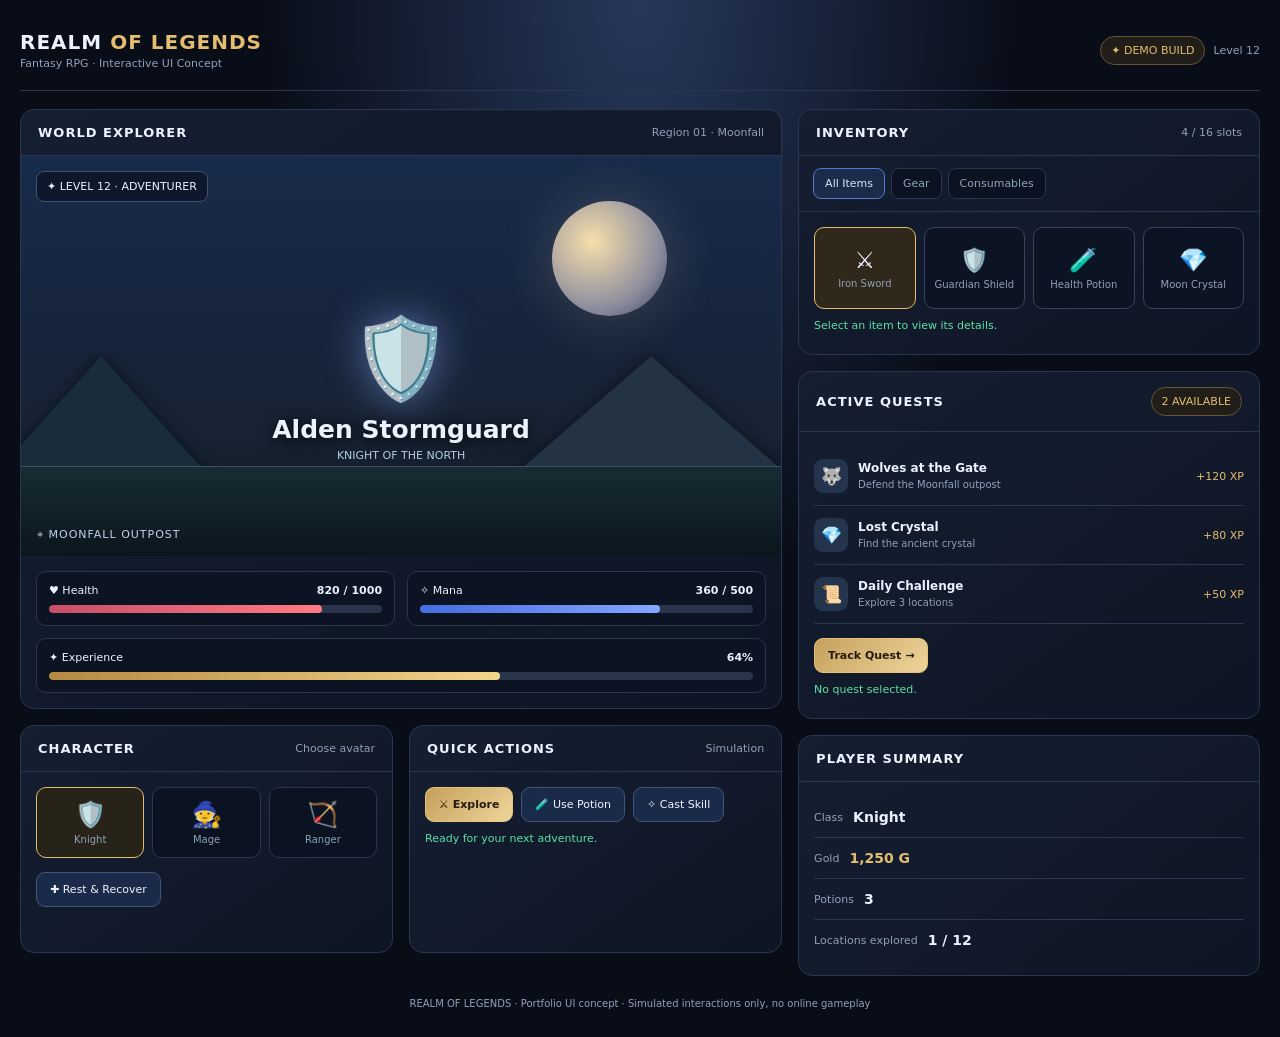
<file: projects/game-interface/index.html>
<!DOCTYPE html>
<html lang="en">
<head>
<meta charset="UTF-8">
<meta name="viewport" content="width=device-width,initial-scale=1">
<title>Realm of Legends — Game UI Demo</title>
<style>
:root{--bg:#090d18;--panel:#111a2b;--line:#293650;--text:#edf2ff;--muted:#91a0ba;--blue:#6e91ff;--gold:#e4bd70;--green:#5be0a5;--red:#fa7183}
*{box-sizing:border-box}body{margin:0;background:radial-gradient(ellipse at 50% 0,#26385b 0,transparent 42%),var(--bg);color:var(--text);font:14px system-ui,sans-serif;min-height:100vh}
button{font:inherit;cursor:pointer;color:inherit}button:hover{filter:brightness(1.18)}.app{max-width:1350px;margin:auto;padding:20px}
header{display:flex;justify-content:space-between;align-items:center;gap:12px;padding:10px 0 20px;border-bottom:1px solid var(--line);flex-wrap:wrap}
.brand{font-size:20px;font-weight:900;letter-spacing:1px}.brand span{color:var(--gold)}.subtitle{color:var(--muted);font-size:11px;margin-top:3px}
.header-right{display:flex;align-items:center;gap:8px}.pill{border:1px solid #665438;color:var(--gold);background:#211d18;padding:7px 10px;border-radius:20px;font-size:11px}
.layout{display:grid;grid-template-columns:minmax(0,1.65fr) minmax(280px,1fr);gap:16px;margin-top:18px}
.panel{background:linear-gradient(145deg,#151f32,#0e1524);border:1px solid var(--line);border-radius:14px;overflow:hidden}
.panel-head{display:flex;justify-content:space-between;align-items:center;padding:15px 17px;border-bottom:1px solid var(--line);gap:10px}.panel-head h2{font-size:13px;letter-spacing:1px;margin:0}.muted{color:var(--muted);font-size:11px}
.world{position:relative;min-height:400px;overflow:hidden;background:linear-gradient(180deg,#182b4b 0%,#17243c 43%,#182333 70%,#0c1720 100%);display:flex;align-items:center;justify-content:center}
.moon{position:absolute;width:115px;height:115px;top:45px;right:15%;border-radius:50%;background:radial-gradient(circle at 35% 35%,#f7dfab,#8b8b9d 65%,#343d5c);box-shadow:0 0 55px #e1d1a533}
.mountain{position:absolute;bottom:0;width:0;height:0;border-left:180px solid transparent;border-right:180px solid transparent;border-bottom:200px solid #182c3a;filter:drop-shadow(0 0 8px #0a111b)}
.m1{left:-100px}.m2{right:-100px;border-bottom-color:#243343;border-left-width:230px;border-right-width:230px}
.ground{position:absolute;bottom:0;left:0;right:0;height:90px;background:linear-gradient(180deg,#172c32,#0b151d);border-top:1px solid #44505b}
.hero{position:relative;z-index:1;text-align:center;margin-top:60px}.rune{font-size:80px;filter:drop-shadow(0 0 20px #8baaff88);line-height:1.2}.hero h1{font-size:25px;margin:8px 0 5px;text-shadow:0 2px 15px #000}.hero p{font-size:11px;color:#b7c8e5;margin:0}
.world-label{position:absolute;bottom:15px;left:16px;color:#c3d3e8;font-size:11px;letter-spacing:1px}
.world-level{position:absolute;top:15px;left:15px;background:#0b1224bb;border:1px solid #415273;padding:8px 10px;border-radius:8px;font-size:11px}
.stats{display:grid;grid-template-columns:1fr 1fr;gap:12px;padding:15px}.stat{background:#0c1423;border:1px solid var(--line);border-radius:10px;padding:12px}.stat-title{display:flex;justify-content:space-between;font-size:11px;margin-bottom:8px}.track{height:8px;background:#29354a;border-radius:20px;overflow:hidden}.fill{height:100%;border-radius:20px;transition:width .3s}.hp{background:linear-gradient(90deg,#c84f67,#ff7b83)}.mp{background:linear-gradient(90deg,#466ce1,#83a6ff)}.xp{background:linear-gradient(90deg,#b58942,#f4d68b)}
.bottom-grid{display:grid;grid-template-columns:1fr 1fr;gap:16px;margin-top:16px}.content{padding:15px}
.tabs{display:flex;gap:6px;padding:12px 14px;border-bottom:1px solid var(--line)}.tab{border:1px solid var(--line);border-radius:8px;background:#0b1322;color:var(--muted);padding:8px 11px;font-size:11px}.tab.active{color:#d9e4ff;border-color:#5778cf;background:#1b2b4a}
.items{display:grid;grid-template-columns:repeat(4,1fr);gap:8px}.item{border:1px solid #36445e;background:#0c1423;border-radius:10px;min-height:82px;display:flex;flex-direction:column;align-items:center;justify-content:center;gap:5px;font-size:23px}.item small{font-size:10px;color:var(--muted)}.item.equipped{border-color:var(--gold);background:#30281a}
.row{display:flex;align-items:center;gap:10px;padding:12px 0;border-bottom:1px solid var(--line)}.row:last-child{border-bottom:0}.quest-icon{width:34px;height:34px;display:grid;place-items:center;border-radius:9px;background:#25344d;font-size:17px}.quest-text{flex:1}.quest-text strong{font-size:12px;display:block}.quest-text small{color:var(--muted);font-size:10px}.reward{color:var(--gold);font-size:11px;white-space:nowrap}
.actions{display:flex;gap:8px;flex-wrap:wrap;margin-top:14px}.action{padding:10px 13px;border:1px solid #40557a;border-radius:9px;background:#1a2b49;font-size:11px}.primary{background:linear-gradient(135deg,#c6a05b,#efd59b);border-color:#e5c37b;color:#241b10;font-weight:800}.message{min-height:20px;color:var(--green);font-size:11px;margin-top:10px}
.character-list{display:flex;gap:8px}.character{flex:1;border:1px solid var(--line);background:#0b1322;border-radius:10px;padding:12px 5px;text-align:center}.character.active{border-color:var(--gold);background:#282318}.character div{font-size:25px}.character small{display:block;color:var(--muted);font-size:10px;margin-top:5px}
footer{text-align:center;color:var(--muted);font-size:10px;padding:22px 0 8px}
@media(max-width:800px){.layout{grid-template-columns:1fr}.bottom-grid{grid-template-columns:1fr}.world{min-height:340px}}
@media(max-width:440px){.app{padding:11px}.brand{font-size:17px}.stats{padding:10px;gap:8px}.stat{padding:9px}.world{min-height:300px}.rune{font-size:65px}.hero h1{font-size:21px}.panel-head{padding:12px}.bottom-grid{gap:12px}.items{gap:5px}.item{min-height:72px}}
</style>
</head>
<body>
<div class="app">
<header><div><div class="brand">REALM <span>OF LEGENDS</span></div><div class="subtitle">Fantasy RPG · Interactive UI Concept</div></div><div class="header-right"><span class="pill">✦ DEMO BUILD</span><span class="muted" id="clock">Level 12</span></div></header>
<div class="layout">
<section>
<div class="panel">
<div class="panel-head"><h2>WORLD EXPLORER</h2><span class="muted">Region 01 · Moonfall</span></div>
<div class="world"><div class="moon"></div><div class="mountain m1"></div><div class="mountain m2"></div><div class="ground"></div><div class="world-level">✦ LEVEL <span id="level">12</span> · ADVENTURER</div><div class="hero"><div class="rune" id="heroRune">🛡️</div><h1 id="heroName">Alden Stormguard</h1><p id="heroClass">KNIGHT OF THE NORTH</p></div><div class="world-label">⌖ MOONFALL OUTPOST</div></div>
<div class="stats">
<div class="stat"><div class="stat-title"><span>♥ Health</span><b id="hpText">820 / 1000</b></div><div class="track"><div class="fill hp" id="hpBar" style="width:82%"></div></div></div>
<div class="stat"><div class="stat-title"><span>✧ Mana</span><b id="mpText">360 / 500</b></div><div class="track"><div class="fill mp" id="mpBar" style="width:72%"></div></div></div>
<div class="stat" style="grid-column:1/-1"><div class="stat-title"><span>✦ Experience</span><b id="xpText">64%</b></div><div class="track"><div class="fill xp" id="xpBar" style="width:64%"></div></div></div>
</div></div>
<div class="bottom-grid">
<div class="panel"><div class="panel-head"><h2>CHARACTER</h2><span class="muted">Choose avatar</span></div><div class="content"><div class="character-list">
<button class="character active" data-char="knight"><div>🛡️</div><small>Knight</small></button>
<button class="character" data-char="mage"><div>🧙</div><small>Mage</small></button>
<button class="character" data-char="ranger"><div>🏹</div><small>Ranger</small></button>
</div><div class="actions"><button class="action" id="rest">✚ Rest & Recover</button></div><div class="message" id="charMessage" aria-live="polite"></div></div></div>
<div class="panel"><div class="panel-head"><h2>QUICK ACTIONS</h2><span class="muted">Simulation</span></div><div class="content"><div class="actions" style="margin-top:0"><button class="action primary" id="explore">⚔ Explore</button><button class="action" id="potion">🧪 Use Potion</button><button class="action" id="skill">✧ Cast Skill</button></div><div class="message" id="actionMessage" aria-live="polite">Ready for your next adventure.</div></div></div>
</div>
</section>
<aside>
<div class="panel"><div class="panel-head"><h2>INVENTORY</h2><span class="muted" id="itemCount">4 / 16 slots</span></div><div class="tabs"><button class="tab active" data-tab="all">All Items</button><button class="tab" data-tab="gear">Gear</button><button class="tab" data-tab="consumable">Consumables</button></div><div class="content"><div class="items" id="items"></div><div class="message" id="itemMessage" aria-live="polite">Select an item to view its details.</div></div></div>
<div class="panel" style="margin-top:16px"><div class="panel-head"><h2>ACTIVE QUESTS</h2><span class="pill">2 AVAILABLE</span></div><div class="content">
<div class="row"><div class="quest-icon">🐺</div><div class="quest-text"><strong>Wolves at the Gate</strong><small>Defend the Moonfall outpost</small></div><span class="reward">+120 XP</span></div>
<div class="row"><div class="quest-icon">💎</div><div class="quest-text"><strong>Lost Crystal</strong><small>Find the ancient crystal</small></div><span class="reward">+80 XP</span></div>
<div class="row"><div class="quest-icon">📜</div><div class="quest-text"><strong>Daily Challenge</strong><small>Explore 3 locations</small></div><span class="reward">+50 XP</span></div>
<div class="actions"><button class="action primary" id="quest">Track Quest →</button></div><div class="message" id="questMessage" aria-live="polite">No quest selected.</div>
</div></div>
<div class="panel" style="margin-top:16px"><div class="panel-head"><h2>PLAYER SUMMARY</h2></div><div class="content">
<div class="row"><span class="muted">Class</span><b id="summaryClass">Knight</b></div><div class="row"><span class="muted">Gold</span><b style="color:var(--gold)" id="gold">1,250 G</b></div><div class="row"><span class="muted">Potions</span><b id="potions">3</b></div><div class="row"><span class="muted">Locations explored</span><b id="locations">1 / 12</b></div>
</div></div>
</aside>
</div>
<footer>REALM OF LEGENDS · Portfolio UI concept · Simulated interactions only, no online gameplay</footer>
</div>
<script>
const $=id=>document.getElementById(id);
const characters={
knight:{name:"Alden Stormguard",className:"KNIGHT OF THE NORTH",rune:"🛡️",summary:"Knight",hp:820,mp:360},
mage:{name:"Lyra Moonweaver",className:"ARCANE MAGE",rune:"🧙",summary:"Mage",hp:610,mp:480},
ranger:{name:"Kael Wildstride",className:"FOREST RANGER",rune:"🏹",summary:"Ranger",hp:720,mp:400}
};
let current="knight",hp=820,mp=360,potions=3,locations=1,xp=64,gold=1250,questIndex=0;
const itemData=[
{name:"Iron Sword",icon:"⚔️",type:"gear",desc:"A dependable blade for close combat."},
{name:"Guardian Shield",icon:"🛡️",type:"gear",desc:"A shield forged for frontline defenders."},
{name:"Health Potion",icon:"🧪",type:"consumable",desc:"Restores health during an adventure."},
{name:"Moon Crystal",icon:"💎",type:"gear",desc:"A rare crystal found near Moonfall."}
];
function setStats(){let c=characters[current];$("hpText").textContent=hp+" / 1000";$("hpBar").style.width=hp/10+"%";$("mpText").textContent=mp+" / 500";$("mpBar").style.width=mp/5+"%";$("xpText").textContent=xp+"%";$("xpBar").style.width=xp+"%";$("potions").textContent=potions;$("gold").textContent=gold.toLocaleString()+" G";$("locations").textContent=locations+" / 12";$("level").textContent=12+Math.floor(xp/100);$("clock").textContent="Level "+(12+Math.floor(xp/100))}
function show(id,text){$(id).textContent=text}
function renderItems(filter="all"){$("items").innerHTML="";let list=itemData.filter(x=>filter==="all"||x.type===filter);list.forEach((it,i)=>{let b=document.createElement("button");b.className="item"+(i===0?" equipped":"");b.innerHTML=it.icon+"<small>"+it.name+"</small>";b.onclick=()=>show("itemMessage",it.name+": "+it.desc);$("items").append(b)});$("itemCount").textContent=list.length+" / 16 slots"}
document.querySelectorAll("[data-char]").forEach(b=>b.onclick=()=>{current=b.dataset.char;let c=characters[current];document.querySelectorAll("[data-char]").forEach(x=>x.classList.toggle("active",x===b));$("heroRune").textContent=c.rune;$("heroName").textContent=c.name;$("heroClass").textContent=c.className;$("summaryClass").textContent=c.summary;hp=c.hp;mp=c.mp;setStats();show("charMessage","Character switched to "+c.summary+". Stats updated.")});
document.querySelectorAll("[data-tab]").forEach(b=>b.onclick=()=>{document.querySelectorAll("[data-tab]").forEach(x=>x.classList.toggle("active",x===b));renderItems(b.dataset.tab);show("itemMessage","Showing "+b.textContent.toLowerCase()+". Select an item for details.")});
$("rest").onclick=()=>{hp=Math.min(1000,hp+180);mp=Math.min(500,mp+100);setStats();show("charMessage","Recovered health and mana. Ready to continue.")};
$("potion").onclick=()=>{if(potions<1){show("actionMessage","No potions remaining. Rest to recover your strength.");return}if(hp>=1000){show("actionMessage","Health is already full.");return}potions--;hp=Math.min(1000,hp+250);setStats();show("actionMessage","Health potion used. +250 HP (up to maximum).")};
$("skill").onclick=()=>{if(mp<80){show("actionMessage","Not enough mana. Rest to recover.");return}mp-=80;xp=Math.min(99,xp+4);setStats();show("actionMessage",characters[current].summary+" skill cast! Mana spent, experience gained.")};
$("explore").onclick=()=>{locations=Math.min(12,locations+1);xp=Math.min(99,xp+7);gold+=50;setStats();show("actionMessage","Exploration complete! +7 XP · +50 gold. Location "+locations+" discovered.")};
const quests=["Wolves at the Gate","Lost Crystal","Daily Challenge"];
$("quest").onclick=()=>{show("questMessage","Tracking: "+quests[questIndex%quests.length]+". Quest objective added to your active HUD.");questIndex++};
renderItems();setStats();
</script>
</body>
</html>
</file>
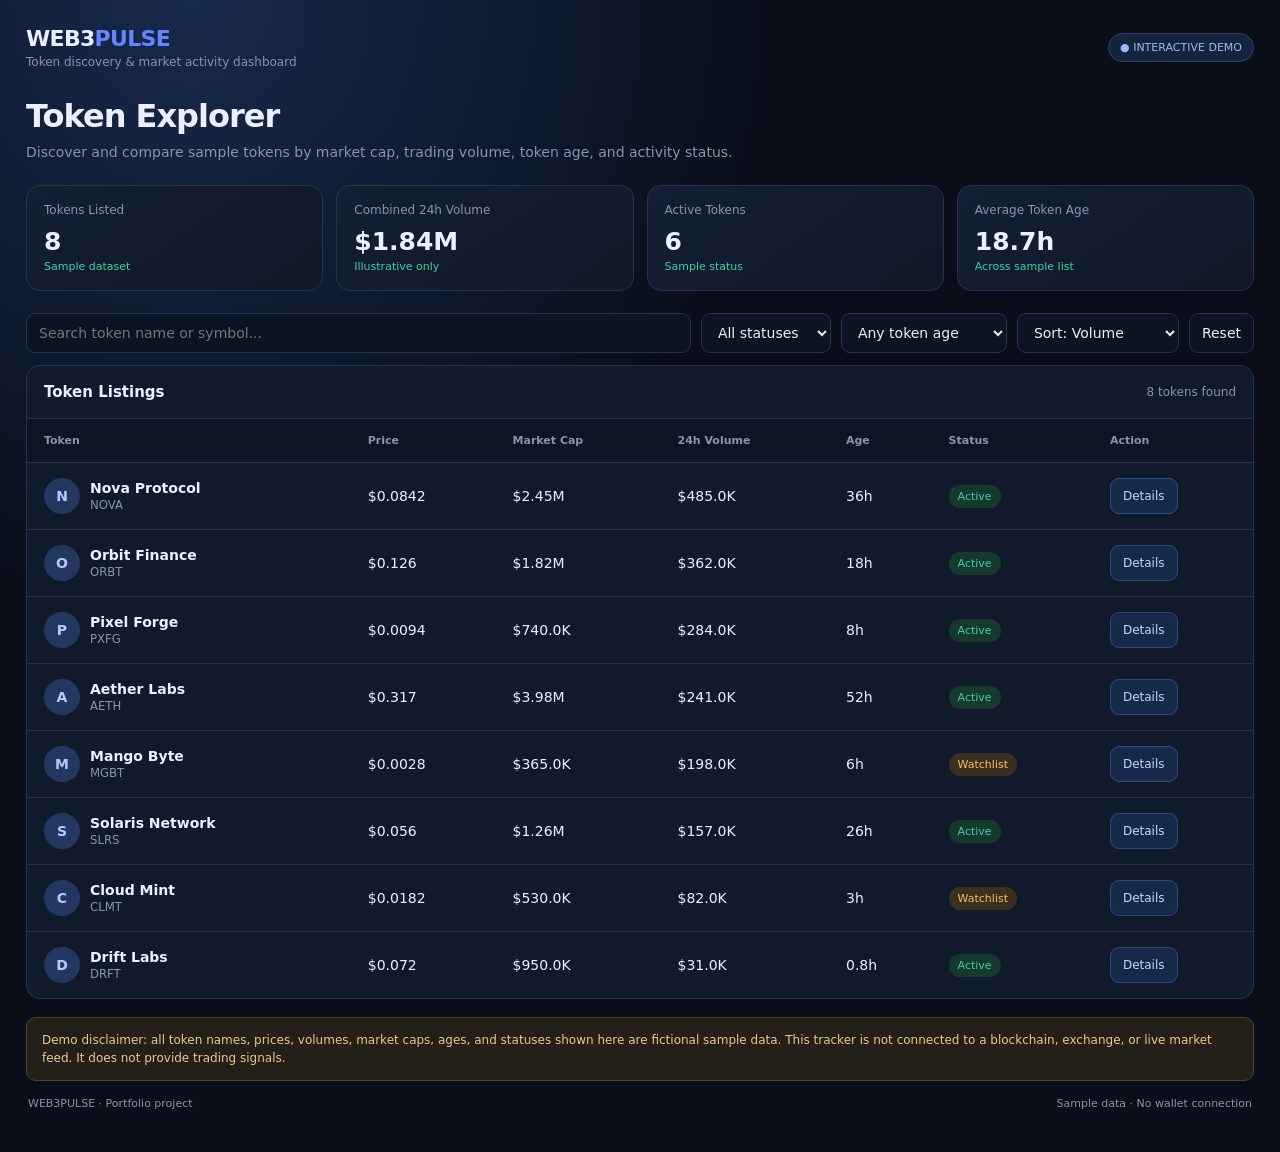
<file: projects/web3-tracker/index.html>
<!DOCTYPE html>
<html lang="en">
<head>
<meta charset="UTF-8">
<meta name="viewport" content="width=device-width,initial-scale=1">
<title>Web3 Pulse — Token Tracker Demo</title>
<style>
:root{--bg:#090e19;--panel:#111a2b;--line:#26334b;--text:#eaf0ff;--muted:#8795af;--blue:#6685ff;--green:#35d5a0;--gold:#f1bd63;--red:#ff7586}
*{box-sizing:border-box}body{margin:0;background:radial-gradient(ellipse at 15% 0,#17294c 0,transparent 38%),var(--bg);color:var(--text);font:14px system-ui,sans-serif}
button,input,select{font:inherit}button,select,input{border:1px solid var(--line);border-radius:9px;background:#0c1424;color:var(--text);padding:10px 12px}button{cursor:pointer}button:hover{border-color:var(--blue)}
.app{max-width:1400px;margin:auto;padding:26px}.top{display:flex;justify-content:space-between;align-items:center;gap:16px;flex-wrap:wrap}.brand{font-size:22px;font-weight:850;letter-spacing:-.7px}.brand span{color:var(--blue)}.subtitle{color:var(--muted);font-size:12px;margin-top:4px}
.pill{border:1px solid #2e4566;background:#13243c;color:#9bb8ff;border-radius:20px;padding:7px 11px;font-size:11px}
h1{font-size:32px;letter-spacing:-1px;margin:28px 0 6px}.desc{color:var(--muted);margin:0 0 22px;line-height:1.6}
.stats{display:grid;grid-template-columns:repeat(4,1fr);gap:13px}.card{background:linear-gradient(145deg,#141f33,#101827);border:1px solid var(--line);border-radius:14px;padding:17px;min-width:0}.label{font-size:12px;color:var(--muted)}.value{font-size:25px;font-weight:800;margin:10px 0 4px}.hint{font-size:11px;color:var(--green)}
.toolbar{display:flex;gap:10px;flex-wrap:wrap;margin:22px 0 12px}.toolbar input{flex:1;min-width:180px}.toolbar select{min-width:130px}
.tablebox{border:1px solid var(--line);border-radius:14px;overflow:hidden;background:var(--panel)}.tablehead{padding:17px;display:flex;justify-content:space-between;align-items:center;gap:10px;border-bottom:1px solid var(--line);flex-wrap:wrap}.tablehead h2{font-size:15px;margin:0}.muted{color:var(--muted);font-size:12px}
table{width:100%;border-collapse:collapse;text-align:left}th{font-size:11px;color:var(--muted);font-weight:600;background:#0d1525}th,td{padding:15px 17px;border-bottom:1px solid var(--line);white-space:nowrap}tbody tr:last-child td{border-bottom:0}tbody tr:hover{background:#18243a}
.token{display:flex;align-items:center;gap:10px}.coin{height:36px;width:36px;border-radius:50%;display:grid;place-items:center;background:#243761;color:#b8c9ff;font-weight:800}.token strong{display:block}.token small{color:var(--muted)}.green{color:var(--green)}.yellow{color:var(--gold)}.red{color:var(--red)}.status{display:inline-flex;border-radius:20px;padding:5px 9px;font-size:11px;background:#16382f;color:var(--green)}.status.watch{background:#3b3020;color:var(--gold)}
.action{background:#17294b;border-color:#304b7a;color:#c7d5ff;font-size:12px}.empty{text-align:center;padding:35px;color:var(--muted)}
.bottom{display:flex;justify-content:space-between;gap:10px;flex-wrap:wrap;color:var(--muted);font-size:11px;margin:16px 2px}.disclaimer{margin-top:18px;padding:13px 15px;border:1px solid #514329;background:#241f17;border-radius:10px;color:#e9c98f;font-size:12px;line-height:1.5}
@media(max-width:850px){.stats{grid-template-columns:repeat(2,1fr)}.app{padding:17px}.tablebox{overflow-x:auto}table{min-width:760px}h1{font-size:27px}}
@media(max-width:420px){.stats{gap:8px}.card{padding:12px}.value{font-size:20px}.toolbar>*{width:100%}.app{padding:12px}}
</style>
</head>
<body>
<div class="app">
<header class="top">
<div><div class="brand">WEB3<span>PULSE</span></div><div class="subtitle">Token discovery & market activity dashboard</div></div>
<div class="pill">● INTERACTIVE DEMO</div>
</header>
<h1>Token Explorer</h1>
<p class="desc">Discover and compare sample tokens by market cap, trading volume, token age, and activity status.</p>
<section class="stats">
<div class="card"><div class="label">Tokens Listed</div><div class="value" id="total">8</div><div class="hint">Sample dataset</div></div>
<div class="card"><div class="label">Combined 24h Volume</div><div class="value" id="volume">$1.84M</div><div class="hint">Illustrative only</div></div>
<div class="card"><div class="label">Active Tokens</div><div class="value" id="active">6</div><div class="hint">Sample status</div></div>
<div class="card"><div class="label">Average Token Age</div><div class="value" id="age">18.6h</div><div class="hint">Across sample list</div></div>
</section>
<div class="toolbar">
<input id="search" placeholder="Search token name or symbol..." aria-label="Search tokens">
<select id="statusFilter" aria-label="Filter by status"><option value="all">All statuses</option><option value="active">Active</option><option value="watch">Watchlist</option></select>
<select id="ageFilter" aria-label="Filter by age"><option value="all">Any token age</option><option value="5">At least 5 hours</option><option value="12">At least 12 hours</option><option value="24">At least 24 hours</option></select>
<select id="sort" aria-label="Sort tokens"><option value="volume">Sort: Volume</option><option value="market">Sort: Market cap</option><option value="age">Sort: Token age</option><option value="name">Sort: Name</option></select>
<button id="reset">Reset</button>
</div>
<div class="tablebox">
<div class="tablehead"><h2>Token Listings</h2><span class="muted" id="count">8 tokens found</span></div>
<table>
<thead><tr><th>Token</th><th>Price</th><th>Market Cap</th><th>24h Volume</th><th>Age</th><th>Status</th><th>Action</th></tr></thead>
<tbody id="rows"></tbody>
</table>
<div id="empty" class="empty" hidden>No matching tokens. Try changing your filters.</div>
</div>
<div class="disclaimer">Demo disclaimer: all token names, prices, volumes, market caps, ages, and statuses shown here are fictional sample data. This tracker is not connected to a blockchain, exchange, or live market feed. It does not provide trading signals.</div>
<div class="bottom"><span>WEB3PULSE · Portfolio project</span><span>Sample data · No wallet connection</span></div>
</div>
<script>
const tokens=[
{name:"Nova Protocol",symbol:"NOVA",price:0.0842,market:2450000,volume:485000,age:36,status:"active"},
{name:"Orbit Finance",symbol:"ORBT",price:0.126,market:1820000,volume:362000,age:18,status:"active"},
{name:"Pixel Forge",symbol:"PXFG",price:0.0094,market:740000,volume:284000,age:8,status:"active"},
{name:"Aether Labs",symbol:"AETH",price:0.317,market:3980000,volume:241000,age:52,status:"active"},
{name:"Mango Byte",symbol:"MGBT",price:0.0028,market:365000,volume:198000,age:6,status:"watch"},
{name:"Solaris Network",symbol:"SLRS",price:0.056,market:1260000,volume:157000,age:26,status:"active"},
{name:"Cloud Mint",symbol:"CLMT",price:0.0182,market:530000,volume:82000,age:3,status:"watch"},
{name:"Drift Labs",symbol:"DRFT",price:0.072,market:950000,volume:31000,age:0.8,status:"active"}
];
const $=id=>document.getElementById(id);
const usd=n=>n.toLocaleString("en-US",{style:"currency",currency:"USD",maximumFractionDigits:n<1?4:0});
const compact=n=>"$"+(n>=1e6?(n/1e6).toFixed(2)+"M":n>=1e3?(n/1e3).toFixed(1)+"K":n.toFixed(0));
function render(){
let q=$("search").value.trim().toLowerCase(),sf=$("statusFilter").value,af=$("ageFilter").value,sort=$("sort").value;
let list=tokens.filter(t=>(t.name+" "+t.symbol).toLowerCase().includes(q)&&(sf==="all"||t.status===sf)&&(af==="all"||t.age>=Number(af)));
list.sort((a,b)=>sort==="market"?b.market-a.market:sort==="age"?b.age-a.age:sort==="name"?a.name.localeCompare(b.name):b.volume-a.volume);
$("rows").innerHTML="";
list.forEach(t=>{
let tr=document.createElement("tr");
tr.innerHTML='<td><div class="token"><div class="coin">'+t.symbol.slice(0,1)+'</div><div><strong>'+t.name+'</strong><small>'+t.symbol+'</small></div></div></td><td>'+usd(t.price)+'</td><td>'+compact(t.market)+'</td><td>'+compact(t.volume)+'</td><td>'+t.age+'h</td><td><span class="status '+(t.status==="watch"?"watch":"")+'">'+(t.status==="watch"?"Watchlist":"Active")+'</span></td><td><button class="action" data-token="'+t.symbol+'">Details</button></td>';
$("rows").append(tr);
});
$("empty").hidden=list.length!==0;
$("count").textContent=list.length+" token"+(list.length===1?"":"s")+" found";
$("total").textContent=tokens.length;
$("volume").textContent=compact(tokens.reduce((s,t)=>s+t.volume,0));
$("active").textContent=tokens.filter(t=>t.status==="active").length;
$("age").textContent=(tokens.reduce((s,t)=>s+t.age,0)/tokens.length).toFixed(1)+"h";
}
["search","statusFilter","ageFilter","sort"].forEach(id=>$(id).addEventListener(id==="search"?"input":"change",render));
$("reset").onclick=()=>{$("search").value="";$("statusFilter").value="all";$("ageFilter").value="all";$("sort").value="volume";render()};
$("rows").addEventListener("click",e=>{let b=e.target.closest("[data-token]");if(!b)return;let t=tokens.find(x=>x.symbol===b.dataset.token);alert(t.name+" ("+t.symbol+")\n\nPrice: "+usd(t.price)+"\nMarket cap: "+compact(t.market)+"\n24h volume: "+compact(t.volume)+"\nToken age: "+t.age+" hours\nStatus: "+t.status+"\n\nFictional sample data — not live market information.")});
render();
</script>
</body>
</html>
</file>
<file: style.css>
* {
  box-sizing: border-box;
  margin: 0;
  padding: 0;
}

:root {
  --bg: #f5f7fb;
  --surface: #ffffff;
  --surface-soft: #f8fafc;
  --border: #e7ebf2;
  --text: #18212f;
  --muted: #7b8494;
  --primary: #315bea;
  --primary-dark: #2449c8;
  --green: #16a36a;
  --yellow: #d99a16;
  --red: #e05252;
  --purple: #8257e6;
  --sidebar: #101828;
}

body {
  font-family: Inter, ui-sans-serif, system-ui, -apple-system, BlinkMacSystemFont, "Segoe UI", sans-serif;
  background: var(--bg);
  color: var(--text);
  min-height: 100vh;
}

button,
input,
textarea,
select {
  font: inherit;
}

button {
  border: 0;
  cursor: pointer;
}

.app {
  display: flex;
  min-height: 100vh;
}

/* SIDEBAR */

.sidebar {
  width: 250px;
  background: var(--sidebar);
  color: #fff;
  position: fixed;
  inset: 0 auto 0 0;
  display: flex;
  flex-direction: column;
  z-index: 50;
}

.brand {
  height: 82px;
  display: flex;
  align-items: center;
  gap: 12px;
  padding: 0 22px;
  border-bottom: 1px solid rgba(255,255,255,.07);
}

.brand-mark {
  width: 38px;
  height: 38px;
  border-radius: 11px;
  display: grid;
  place-items: center;
  background: var(--primary);
  font-weight: 800;
  font-size: 18px;
}

.brand strong {
  display: block;
  font-size: 15px;
}

.brand span {
  display: block;
  margin-top: 3px;
  color: #98a2b3;
  font-size: 11px;
}

.navigation {
  padding: 20px 12px;
  overflow-y: auto;
}

.nav-section {
  margin-bottom: 22px;
}

.nav-section small {
  color: #667085;
  font-size: 10px;
  letter-spacing: 1.2px;
  padding: 0 12px;
  display: block;
  margin-bottom: 7px;
}

.nav-item {
  width: 100%;
  display: flex;
  align-items: center;
  gap: 12px;
  padding: 10px 12px;
  border-radius: 8px;
  color: #98a2b3;
  background: transparent;
  text-align: left;
  font-size: 13px;
  margin-bottom: 2px;
  transition: .2s ease;
}

.nav-item span {
  width: 19px;
  text-align: center;
  font-size: 15px;
}

.nav-item:hover {
  color: #fff;
  background: rgba(255,255,255,.06);
}

.nav-item.active {
  background: rgba(49,91,234,.18);
  color: #fff;
}

.sidebar-bottom {
  margin-top: auto;
  padding: 12px;
  border-top: 1px solid rgba(255,255,255,.07);
}

.profile-mini {
  display: flex;
  align-items: center;
  gap: 10px;
  padding: 13px 8px 5px;
}

.profile-mini strong {
  display: block;
  font-size: 12px;
}

.profile-mini span {
  display: block;
  color: #667085;
  font-size: 10px;
  margin-top: 2px;
}

.avatar {
  width: 34px;
  height: 34px;
  flex-shrink: 0;
  display: grid;
  place-items: center;
  border-radius: 50%;
  background: #dbe4ff;
  color: #315bea;
  font-size: 11px;
  font-weight: 800;
}

/* MAIN */

.main {
  margin-left: 250px;
  width: calc(100% - 250px);
  min-width: 0;
}

.topbar {
  height: 70px;
  background: var(--surface);
  border-bottom: 1px solid var(--border);
  display: flex;
  align-items: center;
  justify-content: space-between;
  padding: 0 32px;
  position: sticky;
  top: 0;
  z-index: 30;
}

.breadcrumb {
  display: flex;
  gap: 9px;
  align-items: center;
  font-size: 12px;
  color: var(--muted);
}

.breadcrumb b {
  color: #c4c9d2;
}

.breadcrumb strong {
  color: var(--text);
}

.top-actions {
  display: flex;
  align-items: center;
  gap: 14px;
}

.icon-button {
  width: 34px;
  height: 34px;
  border-radius: 8px;
  background: transparent;
  color: #667085;
  font-size: 20px;
  position: relative;
}

.icon-button:hover {
  background: var(--surface-soft);
  color: var(--text);
}

.notification-button i {
  position: absolute;
  width: 6px;
  height: 6px;
  border-radius: 50%;
  background: var(--red);
  top: 7px;
  right: 7px;
}

.top-profile {
  display: flex;
  align-items: center;
  gap: 9px;
  padding-left: 10px;
  border-left: 1px solid var(--border);
}

.top-profile-text strong {
  display: block;
  font-size: 12px;
}

.top-profile-text span {
  display: block;
  color: var(--muted);
  font-size: 10px;
  margin-top: 2px;
}

.mobile-menu {
  display: none;
  background: none;
  font-size: 22px;
}

/* CONTENT */

.content {
  padding: 30px 32px 50px;
  max-width: 1700px;
  margin: auto;
}

.page-header {
  display: flex;
  align-items: flex-end;
  justify-content: space-between;
  gap: 20px;
  margin-bottom: 25px;
}

.eyebrow {
  color: var(--primary);
  font-size: 10px;
  letter-spacing: 1.2px;
  font-weight: 800;
  margin-bottom: 7px;
}

.page-header h1 {
  font-size: 26px;
  letter-spacing: -.7px;
}

.subtitle {
  color: var(--muted);
  font-size: 13px;
  margin-top: 6px;
}

.header-actions {
  display: flex;
  gap: 10px;
}

select {
  height: 39px;
  border: 1px solid var(--border);
  border-radius: 8px;
  padding: 0 12px;
  background: var(--surface);
  color: #475467;
  font-size: 12px;
  outline: none;
}

.primary-button {
  height: 39px;
  padding: 0 16px;
  border-radius: 8px;
  color: #fff;
  background: var(--primary);
  font-size: 12px;
  font-weight: 700;
  transition: .2s;
}

.primary-button:hover {
  background: var(--primary-dark);
  transform: translateY(-1px);
}

/* KPI */

.kpi-grid {
  display: grid;
  grid-template-columns: repeat(4, 1fr);
  gap: 16px;
  margin-bottom: 18px;
}

.kpi-card {
  background: var(--surface);
  border: 1px solid var(--border);
  border-radius: 12px;
  padding: 18px;
  box-shadow: 0 2px 5px rgba(16,24,40,.02);
}

.kpi-top {
  display: flex;
  justify-content: space-between;
  align-items: center;
}

.kpi-icon {
  width: 35px;
  height: 35px;
  display: grid;
  place-items: center;
  border-radius: 9px;
  font-weight: 800;
}

.kpi-icon.revenue {
  background: #eaf8f2;
  color: var(--green);
}

.kpi-icon.expense {
  background: #fff2f1;
  color: var(--red);
}

.kpi-icon.profit {
  background: #f1edff;
  color: var(--purple);
}

.kpi-icon.cash {
  background: #edf3ff;
  color: var(--primary);
}

.trend {
  font-size: 11px;
  font-weight: 700;
}

.trend.positive {
  color: var(--green);
}

.trend.negative {
  color: var(--red);
}

.kpi-label {
  display: block;
  color: var(--muted);
  font-size: 11px;
  margin-top: 16px;
}

.kpi-value {
  font-size: 25px;
  font-weight: 750;
  letter-spacing: -.7px;
  margin-top: 5px;
}

.kpi-value span {
  font-size: 13px;
  color: var(--muted);
  margin-right: 3px;
}

.kpi-card p {
  color: var(--muted);
  font-size: 10px;
  margin-top: 5px;
}

.mini-progress {
  height: 3px;
  margin-top: 15px;
  background: #edf0f5;
  border-radius: 10px;
  overflow: hidden;
}

.mini-progress span {
  display: block;
  height: 100%;
  background: var(--primary);
  border-radius: inherit;
}

/* PANELS */

.dashboard-grid {
  display: grid;
  grid-template-columns: minmax(0, 1.75fr) minmax(300px, .9fr);
  gap: 18px;
  margin-bottom: 18px;
}

.lower-grid,
.bottom-grid {
  display: grid;
  grid-template-columns: repeat(2, minmax(0, 1fr));
  gap: 18px;
  margin-bottom: 18px;
}

.panel {
  background: var(--surface);
  border: 1px solid var(--border);
  border-radius: 12px;
  padding: 20px;
  box-shadow: 0 2px 5px rgba(16,24,40,.02);
}

.panel-header {
  display: flex;
  justify-content: space-between;
  align-items: flex-start;
  gap: 15px;
  margin-bottom: 20px;
}

.panel-header h2 {
  font-size: 14px;
}

.panel-header p {
  color: var(--muted);
  font-size: 10px;
  margin-top: 4px;
}

.more-button {
  color: #98a2b3;
  background: transparent;
  letter-spacing: 2px;
}

.link-button,
.text-button {
  background: transparent;
  color: var(--primary);
  font-size: 11px;
  font-weight: 700;
}

/* CHART */

.chart-summary {
  display: flex;
  gap: 40px;
  margin-bottom: 5px;
}

.chart-summary span {
  display: block;
  color: var(--muted);
  font-size: 10px;
}

.chart-summary strong {
  display: block;
  font-size: 18px;
  margin-top: 3px;
}

.chart-controls {
  display: flex;
  gap: 3px;
  padding: 3px;
  border-radius: 7px;
  background: #f4f6fa;
}

.chart-period {
  background: transparent;
  color: var(--muted);
  padding: 6px 10px;
  border-radius: 5px;
  font-size: 10px;
}

.chart-period.active {
  background: #fff;
  color: var(--text);
  box-shadow: 0 1px 3px rgba(16,24,40,.08);
}

.chart {
  height: 250px;
  display: flex;
  margin-top: 10px;
}

.y-axis {
  width: 40px;
  display: flex;
  flex-direction: column;
  justify-content: space-between;
  padding: 5px 5px 27px 0;
  color: #98a2b3;
  font-size: 9px;
  text-align: right;
}

.chart-area {
  position: relative;
  flex: 1;
  min-width: 0;
}

.chart-area svg {
  position: absolute;
  inset: 0 0 25px;
  width: 100%;
  height: calc(100% - 25px);
  overflow: visible;
}

.chart-fill {
  fill: url(#chartFill);
}

.chart-line {
  fill: none;
  stroke: var(--primary);
  stroke-width: 3;
  vector-effect: non-scaling-stroke;
}

.grid-line {
  position: absolute;
  left: 0;
  right: 0;
  border-top: 1px dashed #edf0f4;
}

.line-1 { top: 5%; }
.line-2 { top: 28%; }
.line-3 { top: 51%; }
.line-4 { top: 74%; }
.line-5 { top: 97%; }

.x-axis {
  position: absolute;
  left: 0;
  right: 0;
  bottom: 0;
  display: flex;
  justify-content: space-between;
  color: #98a2b3;
  font-size: 9px;
}

/* HEALTH */

.health-score {
  display: flex;
  align-items: center;
  gap: 17px;
  padding-bottom: 20px;
  border-bottom: 1px solid var(--border);
}

.score-ring {
  width: 92px;
  height: 92px;
  flex-shrink: 0;
  border-radius: 50%;
  display: grid;
  place-items: center;
  background: conic-gradient(var(--green) 0 87%, #edf0f3 87% 100%);
  position: relative;
}

.score-ring::before {
  content: "";
  position: absolute;
  width: 73px;
  height: 73px;
  border-radius: 50%;
  background: #fff;
}

.score-ring div {
  position: relative;
  text-align: center;
}

.score-ring strong {
  font-size: 22px;
}

.score-ring span {
  color: var(--muted);
  font-size: 9px;
}

.health-title {
  font-size: 14px;
}

.health-score p {
  color: var(--muted);
  font-size: 10px;
  line-height: 1.5;
  margin-top: 4px;
}

.health-list {
  margin-top: 8px;
}

.health-list div {
  display: flex;
  justify-content: space-between;
  padding: 9px 0;
  font-size: 11px;
  border-bottom: 1px solid #f0f2f5;
}

.status-good {
  color: var(--green);
}

.status-warning {
  color: var(--yellow);
}

/* ACTIONS */

.action-item {
  display: flex;
  align-items: center;
  gap: 12px;
  padding: 12px 0;
  border-bottom: 1px solid #f0f2f5;
}

.action-item:last-child {
  border-bottom: 0;
}

.action-icon {
  width: 31px;
  height: 31px;
  flex-shrink: 0;
  border-radius: 8px;
  display: grid;
  place-items: center;
  font-weight: 800;
  font-size: 12px;
}

.action-item.warning .action-icon {
  background: #fff4dc;
  color: var(--yellow);
}

.action-item.opportunity .action-icon {
  background: #f0ebff;
  color: var(--purple);
}

.action-item.info .action-icon {
  background: #eaf1ff;
  color: var(--primary);
}

.action-content {
  flex: 1;
  min-width: 0;
}

.action-content strong {
  display: block;
  font-size: 11px;
}

.action-content p {
  color: var(--muted);
  font-size: 10px;
  margin-top: 3px;
}

.action-content span {
  display: block;
  color: #a0a7b2;
  font-size: 9px;
  margin-top: 4px;
}

/* OPPORTUNITY */

.opportunity-card {
  display: flex;
  align-items: center;
  gap: 11px;
  padding: 12px;
  border-radius: 9px;
  background: var(--surface-soft);
  margin-bottom: 8px;
}

.opportunity-symbol {
  width: 32px;
  height: 32px;
  display: grid;
  place-items: center;
  border-radius: 8px;
  color: var(--primary);
  background: #eaf0ff;
}

.opportunity-card > div:nth-child(2) {
  flex: 1;
  min-width: 0;
}

.opportunity-card strong {
  font-size: 11px;
}

.opportunity-card p {
  color: var(--muted);
  font-size: 9px;
  margin-top: 3px;
}

.opportunity-value {
  text-align: right;
}

.opportunity-value strong {
  display: block;
  color: var(--green);
}

.opportunity-value span {
  color: var(--muted);
  font-size: 8px;
}

/* TABLE */

.kpi-table {
  width: 100%;
}

.table-row {
  display: grid;
  grid-template-columns: 1.5fr .8fr .7fr .8fr;
  gap: 8px;
  align-items: center;
  padding: 11px 0;
  border-bottom: 1px solid #f0f2f5;
  font-size: 10px;
}

.table-row:last-child {
  border-bottom: 0;
}

.table-head {
  color: var(--muted);
  font-size: 9px;
}

.pill {
  justify-self: start;
  padding: 4px 7px;
  border-radius: 20px;
  font-size: 8px;
}

.pill.green {
  color: var(--green);
  background: #eaf8f2;
}

.pill.yellow {
  color: var(--yellow);
  background: #fff5df;
}

/* ACTIVITY */

.activity-item {
  display: flex;
  gap: 11px;
  padding: 10px 0;
  border-bottom: 1px solid #f0f2f5;
}

.activity-item:last-child {
  border-bottom: 0;
}

.activity-dot {
  width: 7px;
  height: 7px;
  flex-shrink: 0;
  border-radius: 50%;
  margin-top: 5px;
}

.activity-dot.green { background: var(--green); }
.activity-dot.blue { background: var(--primary); }
.activity-dot.yellow { background: var(--yellow); }
.activity-dot.purple { background: var(--purple); }

.activity-item strong {
  display: block;
  font-size: 10px;
}

.activity-item p {
  color: var(--muted);
  font-size: 9px;
  margin-top: 2px;
}

.activity-item span {
  display: block;
  color: #a0a7b2;
  font-size: 8px;
  margin-top: 4px;
}

/* QUICK ACTION */

.quick-actions {
  display: flex;
  justify-content: space-between;
  align-items: center;
  gap: 20px;
}

.quick-actions h2 {
  font-size: 14px;
}

.quick-actions p {
  color: var(--muted);
  font-size: 10px;
  margin-top: 4px;
}

.quick-action-buttons {
  display: flex;
  flex-wrap: wrap;
  gap: 7px;
}

.quick-action-buttons button {
  height: 35px;
  padding: 0 12px;
  display: flex;
  align-items: center;
  gap: 7px;
  border-radius: 7px;
  background: #f5f7fa;
  border: 1px solid var(--border);
  color: #475467;
  font-size: 10px;
}

.quick-action-buttons button:hover {
  border-color: #c9d4f7;
  background: #eef2ff;
  color: var(--primary);
}

.quick-action-buttons span {
  font-size: 14px;
}

/* MODAL */

.modal-overlay {
  position: fixed;
  inset: 0;
  z-index: 100;
  display: none;
  place-items: center;
  padding: 20px;
  background: rgba(16,24,40,.48);
}

.modal-overlay.show {
  display: grid;
}

.modal {
  width: min(460px, 100%);
  background: #fff;
  border-radius: 14px;
  padding: 25px;
  position: relative;
  box-shadow: 0 25px 70px rgba(16,24,40,.25);
}

.modal-close {
  position: absolute;
  right: 17px;
  top: 15px;
  background: transparent;
  color: #98a2b3;
  font-size: 22px;
}

.modal-icon {
  width: 40px;
  height: 40px;
  display: grid;
  place-items: center;
  border-radius: 10px;
  color: #fff;
  background: var(--primary);
  font-size: 20px;
}

.modal h2 {
  font-size: 18px;
  margin-top: 15px;
}

.modal > p {
  color: var(--muted);
  font-size: 11px;
  margin-top: 5px;
}

.modal-form {
  margin-top: 20px;
}

.modal-form label {
  display: block;
  color: #475467;
  font-size: 10px;
  font-weight: 700;
  margin-bottom: 12px;
}

.modal-form input,
.modal-form textarea {
  display: block;
  width: 100%;
  border: 1px solid var(--border);
  border-radius: 7px;
  padding: 10px;
  outline: none;
  margin-top: 5px;
  font-size: 11px;
}

.modal-form textarea {
  height: 75px;
  resize: vertical;
}

.modal-form input:focus,
.modal-form textarea:focus {
  border-color: var(--primary);
}

.modal-actions {
  display: flex;
  justify-content: flex-end;
  gap: 8px;
  margin-top: 20px;
}

.secondary-button {
  height: 39px;
  padding: 0 15px;
  border-radius: 8px;
  background: #f2f4f7;
  color: #475467;
  font-size: 11px;
}

/* RESPONSIVE */

@media (max-width: 1200px) {

  .kpi-grid {
    grid-template-columns: repeat(2, 1fr);
  }

  .dashboard-grid {
    grid-template-columns: 1fr;
  }

}

@media (max-width: 900px) {

  .sidebar {
    transform: translateX(-100%);
    transition: transform .25s ease;
  }

  .sidebar.open {
    transform: translateX(0);
  }

  .main {
    margin-left: 0;
    width: 100%;
  }

  .mobile-menu {
    display: block;
  }

  .topbar {
    padding: 0 18px;
    gap: 10px;
  }

  .breadcrumb {
    flex: 1;
  }

  .top-profile-text {
    display: none;
  }

  .content {
    padding: 22px 18px 40px;
  }

  .lower-grid,
  .bottom-grid {
    grid-template-columns: 1fr;
  }

  .quick-actions {
    align-items: flex-start;
    flex-direction: column;
  }

}

@media (max-width: 600px) {

  .kpi-grid {
    grid-template-columns: 1fr;
  }

  .page-header {
    align-items: flex-start;
    flex-direction: column;
  }

  .header-actions {
    width: 100%;
  }

  .header-actions select,
  .header-actions button {
    flex: 1;
  }

  .chart-panel {
    overflow: hidden;
  }

  .chart {
    height: 220px;
  }

  .health-score {
    align-items: flex-start;
  }

  .action-item {
    align-items: flex-start;
  }

  .action-item .text-button {
    display: none;
  }

  .table-row {
    grid-template-columns: 1.5fr .8fr .8fr;
  }

  .table-row > :nth-child(3) {
    display: none;
  }

  .table-head > :nth-child(3) {
    display: none;
  }

  .quick-action-buttons {
    width: 100%;
  }

  .quick-action-buttons button {
    flex: 1;
    min-width: 130px;
    justify-content: center;
  }

}

/* =========================================================
   FINANCE MODULE
   ========================================================= */

.finance-bars {
  display: flex;
  flex-direction: column;
  gap: 22px;
  padding-top: 12px;
}

.finance-bar-row {
  display: grid;
  grid-template-columns: 100px 1fr 130px;
  align-items: center;
  gap: 16px;
  font-size: 12px;
}

.finance-bar-row > span {
  color: #667085;
  font-weight: 600;
}

.finance-bar-row > strong {
  text-align: right;
  color: #101828;
}

.finance-bar {
  height: 9px;
  background: #eef2f6;
  border-radius: 99px;
  overflow: hidden;
}

.finance-bar i {
  display: block;
  height: 100%;
  border-radius: inherit;
  background: #344054;
}

.finance-transactions-panel {
  margin-top: 24px;
}

.finance-table-wrapper {
  width: 100%;
  overflow-x: auto;
}

.finance-table {
  min-width: 820px;
}

.finance-table-row {
  display: grid;
  grid-template-columns: 110px 1.5fr 1fr 90px 150px 42px;
  align-items: center;
  gap: 14px;
  min-height: 58px;
  border-bottom: 1px solid #eef1f5;
  font-size: 12px;
}

.finance-table-row:last-child {
  border-bottom: 0;
}

.finance-table-head {
  min-height: 42px;
  color: #98a2b3;
  font-size: 10px;
  font-weight: 700;
  text-transform: uppercase;
  letter-spacing: .06em;
}

.finance-table-row > span {
  color: #667085;
}

.finance-table-row strong {
  color: #101828;
}

.transaction-type {
  display: inline-flex;
  padding: 5px 8px;
  border-radius: 6px;
  font-size: 10px;
}

.transaction-type.income {
  color: #087443;
  background: #ecfdf3;
}

.transaction-type.expense {
  color: #b42318;
  background: #fef3f2;
}

.amount-income {
  color: #087443 !important;
}

.amount-expense {
  color: #b42318 !important;
}

.delete-transaction {
  width: 28px;
  height: 28px;
  border: 0;
  border-radius: 7px;
  background: transparent;
  color: #98a2b3;
  cursor: pointer;
  font-size: 18px;
}

.delete-transaction:hover {
  background: #fef3f2;
  color: #b42318;
}

.expense-breakdown {
  display: flex;
  flex-direction: column;
  gap: 20px;
}

.expense-breakdown-row {
  display: grid;
  grid-template-columns: 1fr 120px 35px;
  gap: 12px;
  align-items: center;
}

.expense-breakdown-info {
  display: flex;
  justify-content: space-between;
  gap: 10px;
  font-size: 11px;
}

.expense-breakdown-info span {
  color: #667085;
}

.expense-breakdown-info strong {
  color: #101828;
}

.expense-breakdown-row small {
  color: #667085;
  text-align: right;
}

.cash-flow-summary {
  display: grid;
  grid-template-columns: repeat(3, 1fr);
  gap: 16px;
}

.cash-flow-card {
  border: 1px solid #eaecf0;
  border-radius: 12px;
  padding: 20px;
  background: #fcfcfd;
}

.cash-flow-card span,
.cash-flow-card small {
  display: block;
  color: #667085;
  font-size: 11px;
}

.cash-flow-card strong {
  display: block;
  margin: 8px 0;
  color: #101828;
  font-size: 20px;
}

.transaction-toolbar {
  display: grid;
  grid-template-columns: 1fr 180px 180px;
  gap: 12px;
  margin-bottom: 20px;
}

.finance-search,
.transaction-toolbar select {
  height: 42px;
  padding: 0 13px;
  border: 1px solid #d0d5dd;
  border-radius: 8px;
  background: #fff;
  color: #344054;
  font: inherit;
  outline: none;
}

.finance-search:focus,
.transaction-toolbar select:focus {
  border-color: #98a2b3;
}

.empty-state {
  padding: 50px 20px;
  text-align: center;
  color: #667085;
}

.empty-state strong {
  display: block;
  color: #101828;
  margin-bottom: 5px;
}

.empty-state p {
  margin: 0;
  font-size: 12px;
}

@media (max-width: 900px) {

  .cash-flow-summary {
    grid-template-columns: 1fr;
  }

  .transaction-toolbar {
    grid-template-columns: 1fr;
  }

}

@media (max-width: 600px) {

  .finance-bar-row {
    grid-template-columns: 80px 1fr;
  }

  .finance-bar-row > strong {
    grid-column: 2;
    text-align: left;
  }

  .expense-breakdown-row {
    grid-template-columns: 1fr 35px;
  }

  .expense-breakdown-row .finance-bar {
    grid-column: 1 / -1;
    grid-row: 2;
  }

}
/* =========================================================
   BUSINESS MODULE
========================================================= */

.module-header {
  display: flex;
  align-items: flex-start;
  justify-content: space-between;
  gap: 24px;
  margin-bottom: 28px;
}

.module-header h1 {
  margin: 4px 0 6px;
  font-size: 30px;
  letter-spacing: -0.5px;
}

.module-header p {
  margin: 0;
  color: #8f98aa;
}

.module-eyebrow {
  color: #71809a;
  font-size: 11px;
  font-weight: 800;
  letter-spacing: 1.5px;
}

.business-kpi-grid {
  display: grid;
  grid-template-columns: repeat(4, minmax(0, 1fr));
  gap: 16px;
  margin-bottom: 20px;
}

.business-kpi {
  background: #111722;
  border: 1px solid #202938;
  border-radius: 16px;
  padding: 20px;
}

.business-kpi-top {
  display: flex;
  justify-content: space-between;
  align-items: center;
  color: #8f98aa;
  font-size: 13px;
}

.business-kpi-icon {
  width: 32px;
  height: 32px;
  border-radius: 9px;
  display: grid;
  place-items: center;
  background: #182131;
  color: #9db6ff;
  font-size: 13px;
}

.business-kpi strong {
  display: block;
  margin-top: 16px;
  font-size: 24px;
  color: #f5f7fb;
}

.business-kpi small {
  display: block;
  margin-top: 7px;
  color: #687387;
}

.business-grid-2 {
  display: grid;
  grid-template-columns: 1fr 1fr;
  gap: 20px;
  margin-bottom: 20px;
}

.business-grid-3 {
  display: grid;
  grid-template-columns: repeat(3, 1fr);
  gap: 16px;
  margin-top: 20px;
}

.business-panel {
  background: #111722;
  border: 1px solid #202938;
  border-radius: 16px;
  padding: 22px;
  margin-bottom: 20px;
}

.panel-heading {
  display: flex;
  justify-content: space-between;
  align-items: center;
  margin-bottom: 20px;
}

.panel-heading h3 {
  margin: 0 0 5px;
  font-size: 16px;
}

.panel-heading span {
  color: #707b90;
  font-size: 12px;
}

.primary-btn,
.secondary-btn {
  border: 0;
  border-radius: 9px;
  padding: 11px 16px;
  font-weight: 700;
  cursor: pointer;
  transition: .2s;
}

.primary-btn {
  background: #eef3ff;
  color: #101520;
}

.primary-btn:hover {
  transform: translateY(-1px);
}

.secondary-btn {
  background: #1a2331;
  color: #dce4f4;
}

.full-btn {
  width: 100%;
  margin-top: 16px;
}

.finance-performance {
  display: grid;
  gap: 22px;
}

.finance-performance > div {
  display: grid;
  grid-template-columns: 90px 1fr 120px;
  align-items: center;
  gap: 12px;
}

.finance-performance span {
  color: #8f98aa;
  font-size: 13px;
}

.finance-performance strong {
  text-align: right;
  font-size: 13px;
}

.finance-track,
.target-track {
  height: 8px;
  background: #1c2431;
  border-radius: 99px;
  overflow: hidden;
}

.finance-track i,
.target-track i {
  display: block;
  height: 100%;
  border-radius: inherit;
  background: #6f88ff;
}

.health-score {
  display: flex;
  align-items: baseline;
  gap: 5px;
}

.health-score strong {
  font-size: 50px;
  letter-spacing: -2px;
}

.health-score span {
  color: #697487;
}

.muted {
  color: #778196;
  font-size: 13px;
}

.business-table-wrap {
  width: 100%;
  overflow-x: auto;
}

.business-table {
  width: 100%;
  border-collapse: collapse;
}

.business-table th {
  text-align: left;
  color: #687387;
  font-size: 11px;
  text-transform: uppercase;
  letter-spacing: .7px;
  font-weight: 700;
  padding: 12px;
  border-bottom: 1px solid #222b39;
  white-space: nowrap;
}

.business-table td {
  padding: 15px 12px;
  border-bottom: 1px solid #1b2330;
  color: #c8d0de;
  font-size: 13px;
  white-space: nowrap;
}

.business-table tbody tr:hover {
  background: #141c28;
}

.table-sub {
  display: block;
  color: #657085;
  font-size: 11px;
  margin-top: 4px;
}

.status-badge,
.soft-badge,
.stock-badge {
  display: inline-flex;
  align-items: center;
  border-radius: 99px;
  padding: 5px 9px;
  font-size: 11px;
  font-weight: 700;
}

.status-badge.success {
  background: rgba(60, 180, 120, .12);
  color: #63d39a;
}

.status-badge.danger {
  background: rgba(235, 85, 100, .12);
  color: #ff7c88;
}

.soft-badge {
  background: #1a2331;
  color: #9eabc0;
}

.stock-badge.healthy {
  background: rgba(60, 180, 120, .12);
  color: #63d39a;
}

.stock-badge.low {
  background: rgba(240, 160, 60, .12);
  color: #f1ad5d;
}

.category-list {
  display: grid;
  gap: 18px;
}

.category-row > div:first-child {
  display: flex;
  justify-content: space-between;
  margin-bottom: 8px;
}

.category-row strong {
  font-size: 13px;
}

.category-row small {
  color: #707b90;
}

.opportunity-box {
  background: #151e2b;
  border: 1px solid #243044;
  border-radius: 12px;
  padding: 18px;
}

.opportunity-box strong {
  display: block;
  margin-bottom: 8px;
}

.opportunity-box p {
  color: #818ca0;
  font-size: 13px;
  line-height: 1.6;
}

.cash-flow-visual {
  display: grid;
  grid-template-columns: 1fr auto 1fr auto 1fr;
  align-items: center;
  gap: 15px;
}

.cash-flow-visual > div:not(.cash-flow-arrow) {
  background: #151d29;
  border-radius: 12px;
  padding: 18px;
}

.cash-flow-visual span {
  display: block;
  color: #718096;
  font-size: 12px;
  margin-bottom: 7px;
}

.cash-flow-visual strong {
  font-size: 18px;
}

.cash-flow-arrow {
  color: #66748b;
}

.business-toolbar {
  display: flex;
  gap: 12px;
  margin-bottom: 18px;
}

.business-search,
.business-select {
  background: #111722;
  border: 1px solid #263142;
  color: #d9e0eb;
  border-radius: 9px;
  padding: 11px 13px;
  outline: none;
}

.business-search {
  flex: 1;
}

.business-select {
  min-width: 170px;
}

.business-search:focus,
.business-select:focus {
  border-color: #5f76d9;
}

.target-progress > div:first-child {
  display: flex;
  justify-content: flex-end;
  margin-bottom: 8px;
}

.target-progress span {
  font-weight: 700;
}

.target-track {
  height: 12px;
}

.mini-ranking {
  display: grid;
  gap: 10px;
}

.mini-ranking > div {
  display: grid;
  grid-template-columns: 30px 1fr auto;
  gap: 10px;
  align-items: center;
  padding: 10px;
  border-radius: 9px;
  background: #151d29;
}

.mini-ranking span {
  color: #69758a;
}

.mini-ranking b {
  font-size: 12px;
}

.opportunity-card {
  background: #111722;
  border: 1px solid #202938;
  border-radius: 16px;
  padding: 20px;
}

.opportunity-label {
  color: #71809a;
  font-size: 10px;
  letter-spacing: 1.2px;
  font-weight: 800;
}

.opportunity-card h3 {
  margin: 10px 0 6px;
}

.opportunity-card p {
  margin: 0;
  color: #8b95a8;
  font-size: 13px;
  line-height: 1.5;
}

.empty-state {
  padding: 35px;
  text-align: center;
  color: #687387;
}

.business-toast {
  position: fixed;
  right: 22px;
  bottom: 22px;
  z-index: 99999;
  background: #edf2ff;
  color: #101520;
  padding: 13px 17px;
  border-radius: 10px;
  font-size: 13px;
  font-weight: 700;
  transform: translateY(20px);
  opacity: 0;
  pointer-events: none;
  transition: .25s;
}

.business-toast.show {
  transform: translateY(0);
  opacity: 1;
}

.business-modal {
  position: fixed;
  inset: 0;
  z-index: 9999;
  background: rgba(3, 7, 13, .78);
  display: grid;
  place-items: center;
  padding: 20px;
}

.business-modal-card {
  width: min(520px, 100%);
  max-height: 90vh;
  overflow-y: auto;
  background: #111722;
  border: 1px solid #293344;
  border-radius: 18px;
  padding: 24px;
  box-shadow: 0 25px 80px rgba(0,0,0,.4);
}

.business-modal-card .modal-header {
  display: flex;
  justify-content: space-between;
  align-items: flex-start;
  margin-bottom: 22px;
}

.business-modal-card .modal-header h2 {
  margin: 5px 0 0;
}

.business-modal-card .modal-header button {
  background: #1b2431;
  border: 0;
  color: #dbe2ee;
  width: 34px;
  height: 34px;
  border-radius: 8px;
  cursor: pointer;
  font-size: 20px;
}

.business-modal-card form {
  display: grid;
  gap: 9px;
}

.business-modal-card label {
  color: #8994a8;
  font-size: 12px;
  font-weight: 700;
  margin-top: 7px;
}

.business-modal-card input,
.business-modal-card select {
  width: 100%;
  box-sizing: border-box;
  background: #0d131d;
  border: 1px solid #273142;
  color: #e3e8f0;
  border-radius: 9px;
  padding: 12px;
  outline: none;
}

.business-modal-card input:focus,
.business-modal-card select:focus {
  border-color: #6077d8;
}

.sale-preview {
  margin-top: 10px;
  padding: 15px;
  border-radius: 10px;
  background: #172131;
}

.sale-preview span,
.sale-preview small {
  display: block;
  color: #78859a;
}

.sale-preview strong {
  display: block;
  font-size: 20px;
  margin: 5px 0;
}

/* =========================================================
   RESPONSIVE
========================================================= */

@media (max-width: 1100px) {

  .business-kpi-grid {
    grid-template-columns: repeat(2, 1fr);
  }

  .business-grid-3 {
    grid-template-columns: 1fr;
  }
}

@media (max-width: 800px) {

  .module-header {
    flex-direction: column;
  }

  .business-grid-2 {
    grid-template-columns: 1fr;
  }

  .cash-flow-visual {
    grid-template-columns: 1fr;
  }

  .cash-flow-arrow {
    transform: rotate(90deg);
    text-align: center;
  }

  .business-toolbar {
    flex-direction: column;
  }

  .business-select {
    width: 100%;
  }
}

@media (max-width: 560px) {

  .business-kpi-grid {
    grid-template-columns: 1fr;
  }

  .business-kpi strong {
    font-size: 21px;
  }

  .module-header h1 {
    font-size: 25px;
  }

  .business-panel {
    padding: 16px;
  }
}

/* =========================================================
   PROFILE AVATAR V1
   ========================================================= */
.top-profile {
  cursor: pointer;
}

.profile-avatar {
  overflow: hidden;
  position: relative;
  transition: transform .18s ease, box-shadow .18s ease;
}

.profile-avatar:hover {
  transform: scale(1.04);
  box-shadow: 0 5px 18px rgba(0,0,0,.16);
}


/* =========================================================
   PORTOFOLIO WANDI — SIDEBAR PROFILE
   ========================================================= */
.profile-mini {
  display: flex !important;
  align-items: center !important;
  gap: 10px !important;
}

.profile-mini .profile-avatar,
#sideProfileAvatar {
  width: 38px !important;
  height: 38px !important;
  min-width: 38px !important;
  min-height: 38px !important;
  border-radius: 50% !important;
  overflow: hidden !important;
  background-position: center center !important;
  background-size: cover !important;
  background-repeat: no-repeat !important;
  cursor: pointer !important;
  flex-shrink: 0 !important;
}

.profile-mini .profile-avatar + *,
#sidebarProfile > * {
  min-width: 0;
}

#sideProfileAvatar {
  transition: transform .18s ease, box-shadow .18s ease;
}

#sideProfileAvatar:hover {
  transform: scale(1.04);
}

/* =========================================================
   BREADCRUMB PROFILE — PORTOFOLIO WANDI
   ========================================================= */
.breadcrumb {
  display: flex !important;
  align-items: center !important;
  gap: 9px !important;
}

.breadcrumb-profile {
  width: 34px !important;
  height: 34px !important;
  min-width: 34px !important;
  border-radius: 50% !important;
  overflow: hidden !important;
  cursor: pointer !important;
  flex-shrink: 0 !important;
}

.breadcrumb-profile .avatar {
  width: 34px !important;
  height: 34px !important;
  min-width: 34px !important;
  border-radius: 50% !important;
  overflow: hidden !important;
  background-size: cover !important;
  background-position: center !important;
  background-repeat: no-repeat !important;
  display: flex !important;
  align-items: center !important;
  justify-content: center !important;
}

/* =========================================================
   PORTOFOLIO WANDI — BRAND PROFILE PHOTO
   ========================================================= */
.brand-mark.profile-brand-photo {
  overflow: hidden !important;
  background-size: cover !important;
  background-position: center !important;
  background-repeat: no-repeat !important;
  color: transparent !important;
  cursor: pointer !important;
}

/* =========================================================
   BREADCRUMB UI — COMPACT
   ========================================================= */
.breadcrumb {
  display: flex !important;
  align-items: center !important;
  gap: 7px !important;
  white-space: nowrap !important;
}

.breadcrumb span,
.breadcrumb strong {
  margin: 0 !important;
  padding: 0 !important;
}

.breadcrumb b {
  margin: 0 1px !important;
  padding: 0 !important;
}

.breadcrumb span {
  font-weight: 600;
}

.breadcrumb strong {
  font-weight: 500;
}

@media (max-width: 700px) {
  .breadcrumb {
    gap: 5px !important;
  }
}

/* =========================================================
   NOTIFICATION CENTER V1
   ========================================================= */
.notification-center {
  position: fixed;
  top: 72px;
  right: 24px;
  width: 360px;
  max-width: calc(100vw - 30px);
  background: var(--surface, #fff);
  border: 1px solid var(--border, #e5e7eb);
  border-radius: 16px;
  box-shadow: 0 18px 45px rgba(0,0,0,.14);
  z-index: 9999;
  overflow: hidden;
}

.notification-center-head {
  display: flex;
  align-items: center;
  justify-content: space-between;
  padding: 16px 18px;
  border-bottom: 1px solid var(--border, #e5e7eb);
}

.notification-center-head strong {
  font-size: 15px;
}

.notification-count {
  font-size: 11px;
  padding: 4px 8px;
  border-radius: 20px;
  background: var(--red, #ef4444);
  color: white;
  font-weight: 700;
}

.notification-list {
  max-height: 420px;
  overflow-y: auto;
}

.notification-item {
  display: flex;
  gap: 12px;
  padding: 14px 18px;
  border-bottom: 1px solid var(--border, #e5e7eb);
}

.notification-item:last-child {
  border-bottom: 0;
}

.notification-icon {
  width: 34px;
  height: 34px;
  min-width: 34px;
  border-radius: 10px;
  display: flex;
  align-items: center;
  justify-content: center;
  background: var(--surface-soft, #f3f4f6);
}

.notification-item strong {
  display: block;
  font-size: 13px;
  margin-bottom: 3px;
}

.notification-item span {
  display: block;
  font-size: 12px;
  line-height: 1.45;
  color: var(--muted, #6b7280);
}

.notification-empty {
  padding: 30px 18px;
  text-align: center;
  color: var(--muted, #6b7280);
  font-size: 13px;
}

.notification-footer {
  padding: 10px 18px;
  border-top: 1px solid var(--border, #e5e7eb);
  text-align: center;
  font-size: 12px;
  color: var(--muted, #6b7280);
}

@media (max-width: 600px) {
  .notification-center {
    top: 65px;
    right: 12px;
    width: calc(100vw - 24px);
  }
}

/* =========================================================
   NOTIFICATION POLISH V2
   ========================================================= */

.notification-button {
  position: relative !important;
  display: inline-flex !important;
  align-items: center !important;
  justify-content: center !important;
  width: 42px !important;
  height: 42px !important;
  border-radius: 12px !important;
  transition: transform .18s ease, background .18s ease, box-shadow .18s ease !important;
}

.notification-button:hover {
  transform: translateY(-1px);
  background: rgba(255,255,255,.07) !important;
}

.notification-bell {
  display: inline-flex;
  align-items: center;
  justify-content: center;
  font-size: 19px;
  line-height: 1;
  transform: rotate(180deg);
  opacity: .9;
}

.notification-button.has-alert .notification-bell {
  animation: notificationBellPulse 2.4s ease-in-out infinite;
}

.notification-count {
  position: absolute;
  top: 3px;
  right: 3px;
  min-width: 17px;
  height: 17px;
  padding: 0 4px;
  border-radius: 999px;
  display: none;
  align-items: center;
  justify-content: center;
  background: var(--red, #ef4444);
  color: #fff;
  border: 2px solid var(--bg-card, #111827);
  font-size: 9px;
  line-height: 1;
  font-weight: 800;
  box-sizing: border-box;
}

.notification-count.show {
  display: inline-flex;
}

.notification-button > i {
  width: 6px !important;
  height: 6px !important;
  display: none !important;
}

.notification-center {
  width: min(390px, calc(100vw - 28px)) !important;
  border-radius: 18px !important;
  overflow: hidden !important;
  box-shadow: 0 20px 55px rgba(0,0,0,.30) !important;
  border: 1px solid rgba(255,255,255,.08) !important;
  animation: notificationDrop .18s ease-out;
}

.notification-center .notification-header {
  padding: 16px 18px !important;
  display: flex !important;
  align-items: center !important;
  justify-content: space-between !important;
}

.notification-center .notification-header strong {
  font-size: 15px !important;
  letter-spacing: -.01em;
}

.notification-center .notification-list {
  max-height: 390px !important;
  overflow-y: auto !important;
}

.notification-center .notification-item {
  padding: 13px 17px !important;
  transition: background .15s ease;
}

.notification-center .notification-item:hover {
  background: rgba(255,255,255,.045) !important;
}

.notification-center .notification-footer {
  padding: 11px 17px !important;
  font-size: 11px !important;
}

@keyframes notificationDrop {
  from {
    opacity: 0;
    transform: translateY(-7px) scale(.98);
  }
  to {
    opacity: 1;
    transform: translateY(0) scale(1);
  }
}

@keyframes notificationBellPulse {
  0%, 72%, 100% {
    transform: rotate(180deg);
  }
  76% {
    transform: rotate(174deg);
  }
  80% {
    transform: rotate(186deg);
  }
  84% {
    transform: rotate(178deg);
  }
}

@media (max-width: 600px) {
  .notification-button {
    width: 38px !important;
    height: 38px !important;
  }

  .notification-center {
    top: 66px !important;
    right: 14px !important;
  }
}


/* =========================================================
   NOTIFICATION ENGINE V2 UI
   ========================================================= */

.notification-center .notification-item {
  position: relative;
  cursor: pointer;
  transition: background .16s ease, opacity .16s ease;
}

.notification-center .notification-item.unread {
  background: rgba(59,130,246,.055);
}

.notification-center .notification-item.unread::before {
  content: "";
  position: absolute;
  left: 7px;
  top: 16px;
  width: 6px;
  height: 6px;
  border-radius: 50%;
  background: var(--red, #ef4444);
}

.notification-center .notification-item.notification-read {
  opacity: .68;
}

.notification-center .notification-item.notification-read:hover {
  opacity: 1;
}

.notification-center .notification-item.unread:hover {
  background: rgba(59,130,246,.10);
}

.notification-center .notification-item::after {
  content: "›";
  position: absolute;
  right: 15px;
  top: 50%;
  transform: translateY(-50%);
  opacity: .35;
  font-size: 18px;
}

.notification-center .notification-item:hover::after {
  opacity: .8;
}


/* =========================================================
   NOTIFICATION ENGINE V3
   EVENT VISUALS
   ========================================================= */

.notification-center .notification-item {
  min-height: 62px;
}

.notification-center .notification-item .notification-icon {
  flex-shrink: 0;
}

.notification-center .notification-item.unread {
  border-left: 2px solid rgba(239,68,68,.75);
}


/* =========================================================
   PORTOFOLIO WANDI — UI CONSISTENCY V1
   Visual-only patch
   ========================================================= */

:root {
  --pw-radius-sm: 10px;
  --pw-radius-md: 14px;
  --pw-radius-lg: 18px;
}

/* ---------- PAGE HEADER ---------- */

.page-header,
.module-header,
.content-header {
  margin-bottom: 18px !important;
}

.page-header h1,
.module-header h1,
.content-header h1 {
  margin-bottom: 4px !important;
  letter-spacing: -.025em;
}

.page-header p,
.module-header p,
.content-header p {
  margin-top: 0 !important;
  opacity: .68;
}

/* ---------- BREADCRUMB ---------- */

.breadcrumb {
  margin-bottom: 10px !important;
  min-height: 20px;
}

/* ---------- CARDS ---------- */

.card,
.kpi-card,
.stat-card,
.summary-card,
.dashboard-card {
  border-radius: var(--pw-radius-md) !important;
}

.card:hover,
.kpi-card:hover,
.stat-card:hover,
.summary-card:hover {
  transition:
    transform .16s ease,
    box-shadow .16s ease,
    border-color .16s ease;
}

/* ---------- KPI ---------- */

.kpi-grid,
.stats-grid,
.summary-grid {
  gap: 14px !important;
}

.kpi-card,
.stat-card {
  min-height: 112px;
}

.kpi-card h2,
.kpi-card h3,
.stat-card h2,
.stat-card h3 {
  letter-spacing: -.025em;
}

/* ---------- BUTTONS ---------- */

button,
.btn,
.button,
.action-button {
  border-radius: 10px;
}

button:not(:disabled),
.btn:not(:disabled),
.button:not(:disabled) {
  transition:
    transform .14s ease,
    box-shadow .14s ease,
    opacity .14s ease;
}

button:not(:disabled):hover,
.btn:not(:disabled):hover,
.button:not(:disabled):hover {
  transform: translateY(-1px);
}

button:active,
.btn:active,
.button:active {
  transform: translateY(0);
}

/* ---------- TABLE ---------- */

table {
  border-collapse: separate !important;
  border-spacing: 0 !important;
}

thead th {
  font-size: 11px !important;
  font-weight: 700 !important;
  letter-spacing: .035em;
  text-transform: uppercase;
  white-space: nowrap;
}

tbody td {
  padding-top: 12px !important;
  padding-bottom: 12px !important;
}

tbody tr {
  transition: background .14s ease;
}

tbody tr:hover {
  background: rgba(255,255,255,.025);
}

/* ---------- INPUT ---------- */

input,
select,
textarea {
  border-radius: 10px !important;
}

input:focus,
select:focus,
textarea:focus {
  outline: none;
}

/* ---------- BADGES ---------- */

.badge,
.status-badge,
.tag,
.pill {
  border-radius: 999px !important;
}

/* ---------- SECTION SPACING ---------- */

.section,
.module-section,
.dashboard-section {
  margin-bottom: 18px !important;
}

.section-title,
.module-section-title {
  margin-bottom: 10px !important;
}

/* ---------- ACTION BAR ---------- */

.action-bar,
.toolbar,
.filters,
.table-toolbar {
  gap: 8px !important;
  margin-bottom: 12px !important;
}

/* ---------- MODAL ---------- */

.modal,
.modal-content,
.dialog {
  border-radius: 18px !important;
}

.modal-header,
.modal-footer {
  padding-top: 15px !important;
  padding-bottom: 15px !important;
}

/* ---------- MOBILE ---------- */

@media (max-width: 900px) {

  .page-header,
  .module-header,
  .content-header {
    margin-bottom: 14px !important;
  }

  .kpi-grid,
  .stats-grid,
  .summary-grid {
    gap: 10px !important;
  }

  .kpi-card,
  .stat-card {
    min-height: 96px;
  }

  .table-container,
  .table-wrapper {
    overflow-x: auto !important;
    -webkit-overflow-scrolling: touch;
  }
}

@media (max-width: 600px) {

  .card,
  .kpi-card,
  .stat-card,
  .summary-card {
    border-radius: 12px !important;
  }

  .page-header h1,
  .module-header h1,
  .content-header h1 {
    font-size: 21px !important;
  }

  thead th {
    font-size: 10px !important;
  }

  tbody td {
    padding-top: 10px !important;
    padding-bottom: 10px !important;
  }
}


/* =========================================================
   PORTOFOLIO WANDI — DASHBOARD UI V2
   Executive Control Center
   Visual-only patch
   ========================================================= */

/* ---------- DASHBOARD CONTAINER ---------- */

.dashboard-page,
.dashboard-container,
[data-page-content="dashboard"] {
  max-width: 100%;
}

/* ---------- HERO / HEADER ---------- */

.bh4-header,
.bh4-hero,
.dashboard-hero {
  margin-bottom: 16px !important;
}

.bh4-header h1,
.bh4-hero h1,
.dashboard-hero h1 {
  letter-spacing: -.035em !important;
}

/* ---------- KPI GRID ---------- */

.bh4-kpis,
.bh4-kpi-grid,
.dashboard-kpis {
  display: grid !important;
  grid-template-columns: repeat(4, minmax(0, 1fr)) !important;
  gap: 12px !important;
  margin-bottom: 16px !important;
}

.bh4-kpi,
.bh4-kpi-card,
.dashboard-kpi {
  min-width: 0 !important;
  padding: 16px !important;
  border-radius: 15px !important;
}

.bh4-kpi .value,
.bh4-kpi-card .value,
.dashboard-kpi .value {
  letter-spacing: -.035em;
  line-height: 1.1;
}

.bh4-kpi .label,
.bh4-kpi-card .label,
.dashboard-kpi .label {
  font-size: 11px !important;
  opacity: .65;
}

/* ---------- MAIN DASHBOARD GRID ---------- */

.bh4-grid,
.bh4-main-grid,
.dashboard-main-grid {
  gap: 14px !important;
}

/* ---------- DASHBOARD CARDS ---------- */

.bh4-card,
.bh4-panel,
.dashboard-panel {
  border-radius: 15px !important;
}

.bh4-card-header,
.bh4-panel-header,
.dashboard-panel-header {
  padding-bottom: 10px !important;
}

/* ---------- CHART ---------- */

.bh4-chart,
.dashboard-chart {
  min-height: 250px;
}

.bh4-chart canvas,
.dashboard-chart canvas {
  max-height: 260px;
}

/* ---------- OPPORTUNITY CENTER ---------- */

.bh4-opportunity,
.bh4-opportunities,
.opportunity-center {
  border-radius: 15px !important;
}

.bh4-opportunity-item,
.opportunity-item {
  transition:
    background .15s ease,
    transform .15s ease;
}

.bh4-opportunity-item:hover,
.opportunity-item:hover {
  transform: translateX(2px);
  background: rgba(255,255,255,.025);
}

/* ---------- TOP PRODUCTS / CUSTOMERS ---------- */

.bh4-list,
.dashboard-list {
  gap: 6px !important;
}

.bh4-list-item,
.dashboard-list-item {
  min-height: 48px;
  border-radius: 10px;
  padding: 8px 10px !important;
}

/* ---------- RECENT TRANSACTIONS ---------- */

.bh4-transactions,
.recent-transactions {
  max-height: 360px;
  overflow-y: auto;
}

.bh4-transactions::-webkit-scrollbar,
.recent-transactions::-webkit-scrollbar {
  width: 5px;
}

.bh4-transactions::-webkit-scrollbar-thumb,
.recent-transactions::-webkit-scrollbar-thumb {
  border-radius: 99px;
}

/* ---------- QUICK ACTIONS ---------- */

.bh4-actions,
.quick-actions {
  display: grid !important;
  grid-template-columns: repeat(2, minmax(0, 1fr));
  gap: 8px !important;
}

.bh4-actions button,
.quick-actions button {
  min-height: 42px;
}

/* ---------- REFRESH ---------- */

#bh4-refresh {
  border-radius: 10px !important;
  min-height: 38px;
  padding: 0 13px !important;
}

/* ---------- RESPONSIVE ---------- */

@media (max-width: 1100px) {

  .bh4-kpis,
  .bh4-kpi-grid,
  .dashboard-kpis {
    grid-template-columns: repeat(2, minmax(0, 1fr)) !important;
  }

  .bh4-chart,
  .dashboard-chart {
    min-height: 220px;
  }
}

@media (max-width: 700px) {

  .bh4-kpis,
  .bh4-kpi-grid,
  .dashboard-kpis {
    grid-template-columns: repeat(2, minmax(0, 1fr)) !important;
    gap: 9px !important;
  }

  .bh4-kpi,
  .bh4-kpi-card,
  .dashboard-kpi {
    padding: 13px !important;
    border-radius: 12px !important;
  }

  .bh4-chart,
  .dashboard-chart {
    min-height: 190px;
  }

  .bh4-actions,
  .quick-actions {
    grid-template-columns: 1fr !important;
  }
}

@media (max-width: 420px) {

  .bh4-kpis,
  .bh4-kpi-grid,
  .dashboard-kpis {
    grid-template-columns: 1fr !important;
  }

  .bh4-kpi .value,
  .bh4-kpi-card .value,
  .dashboard-kpi .value {
    font-size: 21px !important;
  }
}


/* =========================================================
   PORTOFOLIO WANDI — SIDEBAR UI V1
   ========================================================= */

/* ---------- SIDEBAR ---------- */

.sidebar {
  transition:
    width .22s ease,
    transform .22s ease,
    box-shadow .22s ease;
}

/* ---------- BRAND ---------- */

.brand {
  gap: 10px !important;
  padding-left: 4px !important;
  padding-right: 4px !important;
}

.brand-mark {
  flex-shrink: 0;
}

/* ---------- NAVIGATION ---------- */

.sidebar-nav,
.nav-list {
  gap: 3px !important;
}

.sidebar .nav-item,
.sidebar nav a,
.sidebar [data-page] {
  min-height: 40px !important;
  border-radius: 10px !important;
  margin: 1px 0 !important;
  transition:
    background .15s ease,
    color .15s ease,
    transform .15s ease;
}

/* ---------- ACTIVE ---------- */

.sidebar .nav-item.active,
.sidebar nav a.active,
.sidebar [data-page].active {
  font-weight: 700 !important;
}

.sidebar .nav-item.active::before,
.sidebar nav a.active::before {
  border-radius: 999px;
}

/* ---------- HOVER ---------- */

.sidebar .nav-item:not(.active):hover,
.sidebar nav a:not(.active):hover,
.sidebar [data-page]:not(.active):hover {
  transform: translateX(2px);
}

/* ---------- ICON ---------- */

.sidebar .nav-item i,
.sidebar nav a i {
  width: 20px !important;
  min-width: 20px !important;
  text-align: center;
}

/* ---------- SECTION LABEL ---------- */

.sidebar .nav-section-title,
.sidebar .menu-title,
.sidebar .section-label {
  margin-top: 14px !important;
  margin-bottom: 5px !important;
  font-size: 9px !important;
  letter-spacing: .09em !important;
}

/* ---------- SIDEBAR PROFILE ---------- */

.profile-mini {
  margin-top: 10px !important;
  padding: 9px !important;
  border-radius: 12px !important;
}

.profile-mini .avatar {
  flex-shrink: 0;
}

/* ---------- SIDEBAR SCROLL ---------- */

.sidebar {
  overflow-y: auto;
  scrollbar-width: thin;
}

.sidebar::-webkit-scrollbar {
  width: 4px;
}

.sidebar::-webkit-scrollbar-thumb {
  border-radius: 99px;
}

/* ---------- MOBILE ---------- */

@media (max-width: 900px) {

  .sidebar {
    box-shadow: 12px 0 40px rgba(0,0,0,.22);
  }

  .sidebar .nav-item,
  .sidebar nav a,
  .sidebar [data-page] {
    min-height: 42px !important;
  }
}


/* =========================================================
   GLOBAL SEARCH V1 UI
   ========================================================= */

#pwGlobalSearch {
  position: fixed;
  inset: 0;
  z-index: 99999;
  display: none;
  align-items: flex-start;
  justify-content: center;
  padding-top: 90px;
  background: rgba(0,0,0,.38);
  backdrop-filter: blur(4px);
}

#pwGlobalSearch.open {
  display: flex;
}

.pw-search-box {
  width: min(560px, calc(100vw - 28px));
  max-height: min(650px, calc(100vh - 120px));
  overflow: hidden;
  border-radius: 18px;
  border: 1px solid rgba(255,255,255,.10);
  background: var(--bg-card, #111827);
  box-shadow: 0 28px 80px rgba(0,0,0,.35);
}

.pw-search-header {
  display: flex;
  align-items: center;
  justify-content: space-between;
  padding: 15px 17px;
}

.pw-search-header strong {
  font-size: 14px;
}

.pw-search-header button {
  width: 30px;
  height: 30px;
  border: 0;
  border-radius: 9px;
  background: rgba(255,255,255,.06);
  color: inherit;
  font-size: 20px;
  cursor: pointer;
}

.pw-search-input-wrap {
  display: flex;
  align-items: center;
  gap: 9px;
  margin: 0 14px 12px;
  padding: 0 13px;
  height: 44px;
  border-radius: 11px;
  background: rgba(255,255,255,.055);
  border: 1px solid rgba(255,255,255,.07);
}

.pw-search-input-wrap span {
  opacity: .55;
  font-size: 18px;
}

.pw-search-input-wrap input {
  flex: 1;
  width: 100%;
  height: 100%;
  border: 0 !important;
  outline: 0 !important;
  background: transparent !important;
  color: inherit;
}

.pw-search-results {
  max-height: 470px;
  overflow-y: auto;
  padding: 0 8px 9px;
}

.pw-search-empty {
  padding: 35px 18px;
  text-align: center;
  font-size: 12px;
  opacity: .55;
}

.pw-search-result {
  width: 100%;
  display: flex;
  align-items: center;
  gap: 11px;
  padding: 11px 10px;
  border: 0;
  border-radius: 11px;
  background: transparent;
  color: inherit;
  text-align: left;
  cursor: pointer;
}

.pw-search-result:hover {
  background: rgba(255,255,255,.055);
}

.pw-search-result-icon {
  width: 34px;
  height: 34px;
  flex: 0 0 34px;
  display: flex;
  align-items: center;
  justify-content: center;
  border-radius: 10px;
  background: rgba(255,255,255,.055);
}

.pw-search-result-main {
  min-width: 0;
  flex: 1;
  display: flex;
  flex-direction: column;
  gap: 3px;
}

.pw-search-result-main strong {
  overflow: hidden;
  text-overflow: ellipsis;
  white-space: nowrap;
  font-size: 12px;
}

.pw-search-result-main small {
  font-size: 10px;
  opacity: .55;
}

.pw-search-arrow {
  font-size: 19px;
  opacity: .35;
}

@media (max-width: 600px) {

  #pwGlobalSearch {
    padding-top: 70px;
  }

  .pw-search-box {
    border-radius: 15px;
  }
}


/* =========================================================
   COMMAND CENTER V1 UI
   ========================================================= */

.pw-command-section {
  margin: 0 7px 8px;
  padding: 0 3px 7px;
  border-bottom: 1px solid rgba(255,255,255,.07);
}

.pw-command-label {
  padding: 5px 8px 7px;
  font-size: 9px;
  font-weight: 800;
  letter-spacing: .09em;
  opacity: .42;
}

.pw-command-item {
  width: 100%;
  display: flex;
  align-items: center;
  gap: 10px;
  padding: 9px 8px;
  border: 0;
  border-radius: 10px;
  background: transparent;
  color: inherit;
  text-align: left;
  cursor: pointer;
}

.pw-command-item:hover {
  background: rgba(255,255,255,.055);
}

.pw-command-icon {
  width: 31px;
  height: 31px;
  flex: 0 0 31px;
  display: flex;
  align-items: center;
  justify-content: center;
  border-radius: 9px;
  background: rgba(255,255,255,.055);
}

.pw-command-main {
  min-width: 0;
  flex: 1;
  display: flex;
  flex-direction: column;
  gap: 2px;
}

.pw-command-main strong {
  font-size: 11px;
}

.pw-command-main small {
  font-size: 9px;
  opacity: .5;
}

.pw-command-arrow {
  font-size: 18px;
  opacity: .3;
}


/* =========================================================
   ACTIVITY CENTER V1
   ========================================================= */

.pw-activity-card {
  margin-top: 18px;
  padding: 18px;
  border: 1px solid var(--border, rgba(255,255,255,.08));
  border-radius: 16px;
  background: var(--card, rgba(255,255,255,.035));
}

.pw-activity-header {
  display: flex;
  align-items: center;
  justify-content: space-between;
  gap: 12px;
  margin-bottom: 10px;
}

.pw-section-kicker {
  display: block;
  margin-bottom: 4px;
  font-size: 9px;
  font-weight: 800;
  letter-spacing: .1em;
  opacity: .45;
}

.pw-activity-header h3 {
  margin: 0;
  font-size: 17px;
}

.pw-activity-refresh {
  width: 32px;
  height: 32px;
  border: 1px solid rgba(255,255,255,.08);
  border-radius: 9px;
  background: rgba(255,255,255,.04);
  color: inherit;
  cursor: pointer;
}

.pw-activity-refresh:hover {
  background: rgba(255,255,255,.08);
}

.pw-activity-item {
  width: 100%;
  display: flex;
  align-items: center;
  gap: 11px;
  padding: 11px 7px;
  border: 0;
  border-top: 1px solid rgba(255,255,255,.055);
  background: transparent;
  color: inherit;
  text-align: left;
  cursor: pointer;
}

.pw-activity-item:hover {
  background: rgba(255,255,255,.035);
}

.pw-activity-icon {
  width: 34px;
  height: 34px;
  flex: 0 0 34px;
  display: flex;
  align-items: center;
  justify-content: center;
  border-radius: 10px;
  background: rgba(255,255,255,.055);
}

.pw-activity-content {
  min-width: 0;
  flex: 1;
  display: flex;
  flex-direction: column;
  gap: 2px;
}

.pw-activity-content strong {
  font-size: 11px;
}

.pw-activity-content small {
  font-size: 9px;
  opacity: .5;
}

.pw-activity-content em {
  font-size: 8px;
  opacity: .35;
  font-style: normal;
}

.pw-activity-arrow {
  font-size: 18px;
  opacity: .25;
}

.pw-activity-empty {
  display: flex;
  flex-direction: column;
  align-items: center;
  justify-content: center;
  gap: 5px;
  min-height: 130px;
  text-align: center;
  opacity: .55;
}

.pw-activity-empty div {
  font-size: 25px;
}

.pw-activity-empty strong {
  font-size: 11px;
}

.pw-activity-empty span {
  font-size: 9px;
}

@media (max-width: 700px) {
  .pw-activity-card {
    margin-top: 14px;
    padding: 14px;
    border-radius: 13px;
  }
}


/* =========================================================
   DATA HEALTH CENTER V1
   ========================================================= */

.pw-data-health-card {
  margin-top: 18px;
  padding: 18px;
  border: 1px solid var(--border, rgba(255,255,255,.08));
  border-radius: 16px;
  background: var(--card, rgba(255,255,255,.035));
}

.pw-health-heading {
  display: flex;
  align-items: center;
  justify-content: space-between;
  margin-bottom: 13px;
}

.pw-health-heading > div:first-child span {
  display: block;
  margin-bottom: 4px;
  font-size: 9px;
  font-weight: 800;
  letter-spacing: .1em;
  opacity: .42;
}

.pw-health-heading h3 {
  margin: 0;
  font-size: 17px;
}

.pw-health-pulse {
  width: 9px;
  height: 9px;
  border-radius: 50%;
  background: #43d17a;
  box-shadow: 0 0 0 5px rgba(67,209,122,.09);
}

.pw-health-summary {
  display: flex;
  align-items: center;
  justify-content: space-between;
  gap: 12px;
  margin-bottom: 8px;
}

.pw-health-status {
  display: flex;
  align-items: center;
  gap: 9px;
}

.pw-health-status > span {
  width: 31px;
  height: 31px;
  display: flex;
  align-items: center;
  justify-content: center;
  border-radius: 9px;
  font-weight: 800;
}

.pw-health-status.healthy > span {
  background: rgba(67,209,122,.12);
}

.pw-health-status.warning > span {
  background: rgba(245,180,65,.12);
}

.pw-health-status.error > span {
  background: rgba(239,91,91,.12);
}

.pw-health-status div {
  display: flex;
  flex-direction: column;
  gap: 2px;
}

.pw-health-status strong {
  font-size: 11px;
}

.pw-health-status small {
  font-size: 9px;
  opacity: .45;
}

.pw-health-refresh {
  width: 31px;
  height: 31px;
  border: 1px solid rgba(255,255,255,.08);
  border-radius: 9px;
  background: rgba(255,255,255,.04);
  color: inherit;
  cursor: pointer;
}

.pw-health-list {
  border-top: 1px solid rgba(255,255,255,.055);
}

.pw-health-row {
  width: 100%;
  display: flex;
  align-items: center;
  gap: 10px;
  padding: 10px 4px;
  border: 0;
  border-bottom: 1px solid rgba(255,255,255,.045);
  background: transparent;
  color: inherit;
  text-align: left;
  cursor: pointer;
}

.pw-health-row:hover {
  background: rgba(255,255,255,.035);
}

.pw-health-dot {
  width: 27px;
  height: 27px;
  flex: 0 0 27px;
  display: flex;
  align-items: center;
  justify-content: center;
  border-radius: 8px;
  font-size: 11px;
  font-weight: 800;
}

.pw-health-dot.healthy {
  background: rgba(67,209,122,.1);
}

.pw-health-dot.warning {
  background: rgba(245,180,65,.1);
}

.pw-health-dot.error {
  background: rgba(239,91,91,.1);
}

.pw-health-name {
  min-width: 0;
  flex: 1;
  display: flex;
  flex-direction: column;
  gap: 2px;
}

.pw-health-name strong {
  font-size: 10px;
}

.pw-health-name small {
  font-size: 8px;
  opacity: .42;
}

.pw-health-label {
  font-size: 8px;
  font-weight: 700;
}

.pw-health-label.healthy {
  opacity: .55;
}

.pw-health-label.warning {
  opacity: .75;
}

.pw-health-label.error {
  opacity: .85;
}

.pw-health-arrow {
  font-size: 17px;
  opacity: .25;
}

@media (max-width: 700px) {
  .pw-data-health-card {
    margin-top: 14px;
    padding: 14px;
    border-radius: 13px;
  }

  .pw-health-label {
    display: none;
  }
}


/* =========================================================
   EXECUTIVE KPI INTELLIGENCE V1
   ========================================================= */

.pw-executive-kpi-card {
  margin-bottom: 18px;
  padding: 18px;
  border: 1px solid var(--border, rgba(255,255,255,.08));
  border-radius: 17px;
  background: var(--card, rgba(255,255,255,.035));
}

.pw-exec-kpi-header {
  display: flex;
  align-items: center;
  justify-content: space-between;
  gap: 12px;
  margin-bottom: 14px;
}

.pw-exec-kpi-header > div:first-child span {
  display: block;
  margin-bottom: 4px;
  font-size: 9px;
  font-weight: 800;
  letter-spacing: .1em;
  opacity: .42;
}

.pw-exec-kpi-header h3 {
  margin: 0;
  font-size: 17px;
}

.pw-exec-period {
  padding: 6px 9px;
  border: 1px solid rgba(255,255,255,.07);
  border-radius: 8px;
  font-size: 9px;
  opacity: .55;
}

.pw-exec-kpi-grid {
  display: grid;
  grid-template-columns:
    repeat(6, minmax(0, 1fr));
  gap: 9px;
}

.pw-exec-kpi-card {
  cursor: pointer;
  transition:
    transform .15s ease,
    background .15s ease;
}

.pw-exec-kpi-grid
.pw-exec-kpi-card {
  margin: 0;
  padding: 13px;
  border: 1px solid rgba(255,255,255,.055);
  border-radius: 12px;
  background: rgba(255,255,255,.025);
}

.pw-exec-kpi-grid
.pw-exec-kpi-card:hover {
  transform: translateY(-1px);
  background: rgba(255,255,255,.05);
}

.pw-exec-kpi-label {
  display: block;
  margin-bottom: 7px;
  font-size: 9px;
  font-weight: 700;
  opacity: .48;
}

.pw-exec-kpi-grid
.pw-exec-kpi-card strong {
  display: block;
  margin-bottom: 5px;
  font-size: 15px;
  line-height: 1.2;
}

.pw-exec-kpi-grid
.pw-exec-kpi-card small {
  display: block;
  font-size: 8px;
  line-height: 1.35;
  opacity: .55;
}

.pw-exec-kpi-grid
.pw-exec-kpi-card small.up {
  opacity: .75;
}

.pw-exec-kpi-grid
.pw-exec-kpi-card small.down {
  opacity: .8;
}

.pw-exec-kpi-grid
.pw-exec-kpi-card small.flat {
  opacity: .5;
}

.pw-exec-insight {
  display: flex;
  align-items: flex-start;
  gap: 10px;
  margin-top: 11px;
  padding: 11px 12px;
  border-radius: 11px;
  background: rgba(255,255,255,.025);
}

.pw-exec-insight > span {
  font-size: 15px;
}

.pw-exec-insight strong {
  display: block;
  margin-bottom: 2px;
  font-size: 10px;
}

.pw-exec-insight p {
  margin: 0;
  font-size: 9px;
  line-height: 1.5;
  opacity: .5;
}

@media (max-width: 1100px) {
  .pw-exec-kpi-grid {
    grid-template-columns:
      repeat(3, minmax(0, 1fr));
  }
}

@media (max-width: 700px) {
  .pw-executive-kpi-card {
    padding: 14px;
    margin-bottom: 14px;
    border-radius: 13px;
  }

  .pw-exec-kpi-grid {
    grid-template-columns:
      repeat(2, minmax(0, 1fr));
  }

  .pw-exec-kpi-header {
    align-items: flex-start;
  }

  .pw-exec-period {
    font-size: 8px;
  }

  .pw-exec-kpi-grid
  .pw-exec-kpi-card strong {
    font-size: 12px;
  }
}


/* =========================================================
   FINANCIAL CHART V1
   ========================================================= */

.pw-financial-chart-card {
  margin-bottom: 18px;
  padding: 18px;
  border: 1px solid var(--border, rgba(255,255,255,.08));
  border-radius: 17px;
  background: var(--card, rgba(255,255,255,.035));
  overflow: hidden;
}

.pw-fin-chart-head {
  display: flex;
  align-items: flex-start;
  justify-content: space-between;
  gap: 18px;
}

.pw-fin-chart-head > div:first-child > span {
  display: block;
  margin-bottom: 4px;
  font-size: 9px;
  font-weight: 800;
  letter-spacing: .1em;
  opacity: .42;
}

.pw-fin-chart-head h3 {
  margin: 0;
  font-size: 17px;
}

.pw-fin-chart-summary {
  display: flex;
  gap: 18px;
}

.pw-fin-chart-summary div {
  display: flex;
  flex-direction: column;
  gap: 3px;
}

.pw-fin-chart-summary small {
  font-size: 8px;
  opacity: .42;
}

.pw-fin-chart-summary strong {
  font-size: 11px;
}

.pw-chart-legend {
  display: flex;
  gap: 14px;
  margin-top: 14px;
  margin-left: 43px;
}

.pw-chart-legend span {
  display: flex;
  align-items: center;
  gap: 5px;
  font-size: 8px;
  opacity: .55;
}

.pw-chart-legend i {
  width: 7px;
  height: 7px;
  display: block;
  border-radius: 2px;
}

.pw-chart-legend i.revenue {
  background: #5b8def;
}

.pw-chart-legend i.expense {
  background: #ef7777;
}

.pw-chart-legend i.profit {
  background: #58c994;
}

.pw-fin-chart {
  display: flex;
  height: 260px;
  margin-top: 8px;
}

.pw-chart-y {
  width: 43px;
  flex: 0 0 43px;
  display: flex;
  flex-direction: column;
  justify-content: space-between;
  padding: 3px 5px 20px 0;
  text-align: right;
}

.pw-chart-y span {
  font-size: 7px;
  opacity: .35;
}

.pw-chart-area {
  position: relative;
  flex: 1;
  min-width: 0;
}

.pw-chart-grid {
  position: absolute;
  inset: 0 0 20px;
  display: flex;
  flex-direction: column;
  justify-content: space-between;
  pointer-events: none;
}

.pw-chart-grid i {
  display: block;
  width: 100%;
  border-top: 1px dashed rgba(255,255,255,.065);
}

.pw-bars {
  position: absolute;
  inset: 0 0 0;
  display: grid;
  grid-template-columns:
    repeat(14, minmax(16px, 1fr));
  gap: 4px;
}

.pw-chart-column {
  min-width: 0;
  height: 100%;
  display: flex;
  flex-direction: column;
  align-items: center;
  justify-content: flex-end;
}

.pw-bar-group {
  width: 100%;
  height: calc(100% - 20px);
  display: flex;
  align-items: flex-end;
  justify-content: center;
  gap: 1px;
}

.pw-bar {
  width: 28%;
  min-height: 2px;
  border-radius: 3px 3px 0 0;
  opacity: .8;
  transition:
    height .25s ease,
    opacity .15s ease;
}

.pw-bar:hover {
  opacity: 1;
}

.pw-bar.revenue {
  background: #5b8def;
}

.pw-bar.expense {
  background: #ef7777;
}

.pw-bar.profit {
  background: #58c994;
}

.pw-bar.profit.negative {
  background: #ef7777;
  opacity: .55;
}

.pw-chart-column > small {
  height: 20px;
  display: flex;
  align-items: flex-end;
  font-size: 7px;
  opacity: .35;
  white-space: nowrap;
}

@media (max-width: 800px) {
  .pw-financial-chart-card {
    padding: 14px;
    border-radius: 13px;
  }

  .pw-fin-chart-head {
    flex-direction: column;
  }

  .pw-fin-chart-summary {
    width: 100%;
    justify-content: space-between;
    gap: 8px;
  }

  .pw-fin-chart-summary strong {
    font-size: 9px;
  }

  .pw-fin-chart {
    height: 220px;
  }

  .pw-bars {
    grid-template-columns:
      repeat(14, minmax(12px, 1fr));
  }

  .pw-bar {
    width: 30%;
  }
}


/* =========================================================
   TOP PERFORMANCE INTELLIGENCE V1
   ========================================================= */

.pw-top-intelligence-card {
  margin-bottom: 18px;
  padding: 18px;
  border: 1px solid var(--border, rgba(255,255,255,.08));
  border-radius: 17px;
  background: var(--card, rgba(255,255,255,.035));
}

.pw-top-head {
  display: flex;
  align-items: center;
  justify-content: space-between;
  margin-bottom: 13px;
}

.pw-top-head span {
  display: block;
  margin-bottom: 4px;
  font-size: 9px;
  font-weight: 800;
  letter-spacing: .1em;
  opacity: .42;
}

.pw-top-head h3 {
  margin: 0;
  font-size: 17px;
}

.pw-top-refresh {
  width: 32px;
  height: 32px;
  border: 1px solid rgba(255,255,255,.08);
  border-radius: 9px;
  background: rgba(255,255,255,.04);
  color: inherit;
  cursor: pointer;
}

.pw-top-grid {
  display: grid;
  grid-template-columns:
    repeat(2, minmax(0, 1fr));
  gap: 12px;
}

.pw-top-panel {
  padding: 13px;
  border: 1px solid rgba(255,255,255,.055);
  border-radius: 12px;
  background: rgba(255,255,255,.022);
}

.pw-top-panel-title {
  display: flex;
  align-items: flex-end;
  justify-content: space-between;
  gap: 10px;
  margin-bottom: 7px;
}

.pw-top-panel-title strong {
  font-size: 11px;
}

.pw-top-panel-title small {
  font-size: 8px;
  opacity: .38;
}

.pw-top-list {
  border-top: 1px solid rgba(255,255,255,.05);
}

.pw-top-row {
  width: 100%;
  display: flex;
  align-items: center;
  gap: 8px;
  padding: 9px 2px;
  border: 0;
  border-bottom: 1px solid rgba(255,255,255,.045);
  background: transparent;
  color: inherit;
  text-align: left;
  cursor: pointer;
}

.pw-top-row:hover {
  background: rgba(255,255,255,.035);
}

.pw-top-rank {
  width: 20px;
  height: 20px;
  flex: 0 0 20px;
  display: flex;
  align-items: center;
  justify-content: center;
  border-radius: 6px;
  background: rgba(255,255,255,.055);
  font-size: 8px;
  font-weight: 800;
}

.pw-top-main {
  min-width: 0;
  flex: 1;
  display: flex;
  flex-direction: column;
  gap: 3px;
}

.pw-top-main strong {
  overflow: hidden;
  text-overflow: ellipsis;
  white-space: nowrap;
  font-size: 9px;
}

.pw-top-main small {
  font-size: 7px;
  opacity: .38;
}

.pw-top-main i {
  width: 100%;
  height: 3px;
  overflow: hidden;
  display: block;
  border-radius: 3px;
  background: rgba(255,255,255,.055);
}

.pw-top-main i b {
  height: 100%;
  display: block;
  border-radius: inherit;
  background: currentColor;
  opacity: .5;
}

.pw-top-value {
  font-size: 8px;
  font-weight: 700;
  white-space: nowrap;
  opacity: .7;
}

.pw-top-empty {
  padding: 20px 5px;
  text-align: center;
  font-size: 9px;
  opacity: .4;
}

@media (max-width: 700px) {
  .pw-top-intelligence-card {
    padding: 14px;
    border-radius: 13px;
  }

  .pw-top-grid {
    grid-template-columns: 1fr;
  }

  .pw-top-panel-title {
    align-items: flex-start;
    flex-direction: column;
    gap: 2px;
  }

  .pw-top-value {
    font-size: 7px;
  }
}


/* =========================================================
   BACKUP & RESTORE CENTER V1
   ========================================================= */

.pw-backup-center-card {
  margin-bottom: 18px;
  padding: 18px;
  border: 1px solid var(--border, rgba(255,255,255,.08));
  border-radius: 17px;
  background: var(--card, rgba(255,255,255,.035));
}

.pw-backup-head {
  display: flex;
  align-items: flex-start;
  justify-content: space-between;
  gap: 15px;
  margin-bottom: 14px;
}

.pw-backup-head span:first-child {
  display: block;
  margin-bottom: 4px;
  font-size: 9px;
  font-weight: 800;
  letter-spacing: .1em;
  opacity: .42;
}

.pw-backup-head h3 {
  margin: 0 0 3px;
  font-size: 17px;
}

.pw-backup-head small {
  font-size: 8px;
  opacity: .4;
}

.pw-backup-status {
  padding: 6px 9px;
  border-radius: 8px;
  background: rgba(67,209,122,.09);
  color: inherit;
  font-size: 8px;
  font-weight: 700;
  opacity: .7;
}

.pw-backup-actions {
  display: grid;
  grid-template-columns:
    repeat(3, minmax(0, 1fr));
  gap: 9px;
}

.pw-backup-primary,
.pw-backup-button {
  min-height: 58px;
  display: flex;
  align-items: center;
  gap: 10px;
  padding: 10px 12px;
  border: 1px solid rgba(255,255,255,.07);
  border-radius: 11px;
  background: rgba(255,255,255,.025);
  color: inherit;
  text-align: left;
  cursor: pointer;
}

.pw-backup-primary {
  background: rgba(255,255,255,.055);
}

.pw-backup-primary:hover,
.pw-backup-button:hover {
  background: rgba(255,255,255,.07);
}

.pw-backup-primary > strong,
.pw-backup-button > strong {
  width: 30px;
  height: 30px;
  flex: 0 0 30px;
  display: flex;
  align-items: center;
  justify-content: center;
  border-radius: 8px;
  background: rgba(255,255,255,.06);
  font-size: 16px;
}

.pw-backup-primary span,
.pw-backup-button span {
  min-width: 0;
  display: flex;
  flex-direction: column;
  gap: 3px;
}

.pw-backup-primary b,
.pw-backup-button b {
  font-size: 10px;
}

.pw-backup-primary small,
.pw-backup-button small {
  font-size: 8px;
  opacity: .4;
}

.pw-backup-note {
  display: flex;
  align-items: flex-start;
  gap: 8px;
  margin-top: 11px;
  padding: 9px 10px;
  border-radius: 9px;
  background: rgba(255,255,255,.025);
}

.pw-backup-note span {
  font-size: 12px;
  opacity: .5;
}

.pw-backup-note p {
  margin: 0;
  font-size: 8px;
  line-height: 1.5;
  opacity: .42;
}

@media (max-width: 700px) {
  .pw-backup-center-card {
    padding: 14px;
    border-radius: 13px;
  }

  .pw-backup-actions {
    grid-template-columns: 1fr;
  }

  .pw-backup-head {
    align-items: flex-start;
  }
}


/* =========================================================
   EXECUTIVE REPORT CENTER V1
   ========================================================= */

.pw-executive-report-card {
  margin-bottom: 18px;
  padding: 20px;
  border: 1px solid var(--border, rgba(255,255,255,.08));
  border-radius: 18px;
  background: var(--card, rgba(255,255,255,.035));
}

.pw-report-header {
  display: flex;
  align-items: flex-start;
  justify-content: space-between;
  gap: 15px;
  margin-bottom: 17px;
}

.pw-report-eyebrow {
  display: block;
  margin-bottom: 5px;
  font-size: 8px;
  font-weight: 800;
  letter-spacing: .12em;
  opacity: .4;
}

.pw-report-header h2 {
  margin: 0 0 4px;
  font-size: 19px;
}

.pw-report-header p {
  margin: 0;
  font-size: 9px;
  opacity: .42;
}

.pw-report-print {
  border: 1px solid rgba(255,255,255,.08);
  border-radius: 9px;
  padding: 8px 11px;
  background: rgba(255,255,255,.04);
  color: inherit;
  font-size: 9px;
  font-weight: 700;
  cursor: pointer;
}

.pw-report-print:hover {
  background: rgba(255,255,255,.08);
}

.pw-report-kpis {
  display: grid;
  grid-template-columns:
    repeat(4, minmax(0, 1fr));
  gap: 9px;
  margin-bottom: 12px;
}

.pw-report-kpi {
  padding: 13px;
  border-radius: 12px;
  background: rgba(255,255,255,.025);
  border: 1px solid rgba(255,255,255,.055);
}

.pw-report-kpi span {
  display: block;
  margin-bottom: 6px;
  font-size: 8px;
  opacity: .42;
}

.pw-report-kpi strong {
  display: block;
  font-size: 14px;
  line-height: 1.25;
}

.pw-report-kpi small {
  display: block;
  margin-top: 5px;
  font-size: 8px;
  opacity: .35;
}

.pw-report-grid {
  display: grid;
  grid-template-columns:
    repeat(2, minmax(0, 1fr));
  gap: 10px;
}

.pw-report-section {
  min-width: 0;
  padding: 13px;
  border-radius: 12px;
  border: 1px solid rgba(255,255,255,.055);
  background: rgba(255,255,255,.018);
}

.pw-report-section-title {
  display: flex;
  align-items: center;
  justify-content: space-between;
  gap: 10px;
  margin-bottom: 10px;
}

.pw-report-section-title strong {
  font-size: 10px;
}

.pw-report-section-title span {
  font-size: 8px;
  opacity: .35;
}

.pw-report-row {
  display: flex;
  align-items: center;
  justify-content: space-between;
  gap: 10px;
  padding: 8px 0;
  border-bottom: 1px solid rgba(255,255,255,.04);
}

.pw-report-row:last-child {
  border-bottom: 0;
}

.pw-report-row b {
  min-width: 0;
  overflow: hidden;
  text-overflow: ellipsis;
  white-space: nowrap;
  font-size: 9px;
}

.pw-report-row span {
  flex: 0 0 auto;
  font-size: 8px;
  opacity: .4;
}

.pw-report-empty {
  padding: 12px 0;
  font-size: 8px;
  opacity: .35;
}

.pw-report-inventory {
  display: grid;
  grid-template-columns:
    repeat(3, 1fr);
  gap: 8px;
}

.pw-report-inventory div,
.pw-report-snapshot div {
  padding: 9px;
  border-radius: 9px;
  background: rgba(255,255,255,.025);
}

.pw-report-inventory span,
.pw-report-snapshot span {
  display: block;
  margin-bottom: 4px;
  font-size: 7px;
  opacity: .35;
}

.pw-report-inventory b,
.pw-report-snapshot b {
  font-size: 10px;
}

.pw-report-snapshot {
  display: grid;
  grid-template-columns:
    repeat(2, 1fr);
  gap: 8px;
}

.pw-report-alert,
.pw-report-ok {
  display: flex;
  align-items: center;
  gap: 10px;
  margin-top: 10px;
  padding: 10px 12px;
  border-radius: 10px;
  background: rgba(255,255,255,.025);
}

.pw-report-alert strong,
.pw-report-ok strong {
  font-size: 9px;
}

.pw-report-alert span,
.pw-report-ok span {
  font-size: 8px;
  opacity: .42;
}

@media (max-width: 800px) {
  .pw-report-kpis {
    grid-template-columns:
      repeat(2, minmax(0, 1fr));
  }

  .pw-report-grid {
    grid-template-columns: 1fr;
  }
}

@media (max-width: 520px) {
  .pw-executive-report-card {
    padding: 14px;
  }

  .pw-report-header {
    flex-direction: column;
  }

  .pw-report-kpis {
    grid-template-columns: 1fr;
  }

  .pw-report-inventory {
    grid-template-columns: 1fr;
  }

  .pw-report-row {
    align-items: flex-start;
    flex-direction: column;
    gap: 3px;
  }
}

@media print {
  body * {
    visibility: hidden !important;
  }

  #pwExecutiveReportCard,
  #pwExecutiveReportCard * {
    visibility: visible !important;
  }

  #pwExecutiveReportCard {
    position: absolute !important;
    left: 0 !important;
    top: 0 !important;
    width: 100% !important;
    margin: 0 !important;
    border: 0 !important;
    box-shadow: none !important;
  }

  .pw-report-print {
    display: none !important;
  }
}


/* =========================================================
   CASH FLOW FORECAST V1
   ========================================================= */

.pw-cashflow-forecast-card {
  margin-bottom: 18px;
  padding: 18px;
  border: 1px solid var(--border, rgba(255,255,255,.08));
  border-radius: 17px;
  background: var(--card, rgba(255,255,255,.035));
}

.pw-cf-header {
  display: flex;
  align-items: flex-start;
  justify-content: space-between;
  gap: 16px;
  margin-bottom: 15px;
}

.pw-cf-eyebrow {
  display: block;
  margin-bottom: 4px;
  font-size: 8px;
  font-weight: 800;
  letter-spacing: .12em;
  opacity: .4;
}

.pw-cf-header h3 {
  margin: 0 0 3px;
  font-size: 17px;
}

.pw-cf-header p {
  margin: 0;
  font-size: 8px;
  opacity: .38;
}

.pw-cf-status {
  min-width: 150px;
  padding: 9px 11px;
  border-radius: 10px;
  background: rgba(255,255,255,.025);
  border: 1px solid rgba(255,255,255,.05);
}

.pw-cf-status b {
  display: block;
  margin-bottom: 3px;
  font-size: 9px;
}

.pw-cf-status span {
  display: block;
  font-size: 7px;
  line-height: 1.45;
  opacity: .4;
}

.pw-cf-kpis {
  display: grid;
  grid-template-columns:
    repeat(4, minmax(0, 1fr));
  gap: 9px;
  margin-bottom: 11px;
}

.pw-cf-kpi {
  padding: 12px;
  border: 1px solid rgba(255,255,255,.05);
  border-radius: 11px;
  background: rgba(255,255,255,.018);
}

.pw-cf-kpi span {
  display: block;
  margin-bottom: 5px;
  font-size: 8px;
  opacity: .38;
}

.pw-cf-kpi strong {
  display: block;
  font-size: 13px;
  line-height: 1.25;
}

.pw-cf-kpi small {
  display: block;
  margin-top: 4px;
  font-size: 7px;
  opacity: .3;
}

.pw-cf-chart {
  padding: 13px;
  border: 1px solid rgba(255,255,255,.05);
  border-radius: 12px;
  background: rgba(255,255,255,.015);
}

.pw-cf-chart-head {
  display: flex;
  justify-content: space-between;
  align-items: center;
  gap: 10px;
  margin-bottom: 10px;
}

.pw-cf-chart-head strong {
  font-size: 9px;
}

.pw-cf-chart-head span {
  display: flex;
  align-items: center;
  gap: 4px;
  font-size: 7px;
  opacity: .38;
}

.pw-cf-chart-head i {
  width: 5px;
  height: 5px;
  display: inline-block;
  border-radius: 50%;
  background: currentColor;
  margin-left: 5px;
}

.pw-cf-chart-area {
  height: 125px;
  display: grid;
  grid-template-columns:
    repeat(30, minmax(3px, 1fr));
  align-items: end;
  gap: 3px;
  padding-top: 5px;
}

.pw-cf-day {
  height: 100%;
  min-width: 0;
  display: flex;
  flex-direction: column;
  justify-content: flex-end;
  align-items: center;
  gap: 4px;
}

.pw-cf-bars {
  width: 100%;
  height: calc(100% - 13px);
  display: flex;
  align-items: flex-end;
  justify-content: center;
  gap: 1px;
}

.pw-cf-bars i {
  display: block;
  width: 45%;
  min-height: 2px;
  border-radius: 2px 2px 0 0;
  background: currentColor;
}

.pw-cf-income {
  opacity: .65;
}

.pw-cf-expense {
  opacity: .22;
}

.pw-cf-day small {
  font-size: 6px;
  opacity: .25;
}

.pw-cf-forecast {
  margin-top: 10px;
  padding: 13px;
  border: 1px solid rgba(255,255,255,.05);
  border-radius: 12px;
  background: rgba(255,255,255,.018);
}

.pw-cf-forecast-title {
  display: flex;
  align-items: center;
  justify-content: space-between;
  gap: 10px;
  margin-bottom: 9px;
}

.pw-cf-forecast-title strong {
  font-size: 9px;
}

.pw-cf-forecast-title span {
  font-size: 7px;
  opacity: .35;
}

.pw-cf-projections {
  display: grid;
  grid-template-columns:
    repeat(3, 1fr);
  gap: 8px;
}

.pw-cf-projections > div {
  padding: 10px;
  border-radius: 9px;
  background: rgba(255,255,255,.025);
}

.pw-cf-projections span {
  display: block;
  margin-bottom: 4px;
  font-size: 7px;
  opacity: .35;
}

.pw-cf-projections b {
  display: block;
  font-size: 11px;
}

.pw-cf-projections small {
  display: block;
  margin-top: 3px;
  font-size: 7px;
  opacity: .35;
}

@media (max-width: 800px) {
  .pw-cf-kpis {
    grid-template-columns:
      repeat(2, 1fr);
  }
}

@media (max-width: 600px) {
  .pw-cf-header {
    flex-direction: column;
  }

  .pw-cf-status {
    width: 100%;
  }

  .pw-cf-chart-area {
    gap: 2px;
  }

  .pw-cf-day small {
    display: none;
  }

  .pw-cf-projections {
    grid-template-columns: 1fr;
  }
}

@media (max-width: 420px) {
  .pw-cf-kpis {
    grid-template-columns: 1fr;
  }

  .pw-cf-chart-area {
    height: 105px;
  }
}


/* =========================================================
   INVENTORY INTELLIGENCE V1
   ========================================================= */

.pw-inventory-intelligence-card {
  margin-bottom: 18px;
  padding: 18px;
  border: 1px solid var(--border, rgba(255,255,255,.08));
  border-radius: 17px;
  background: var(--card, rgba(255,255,255,.035));
}

.pw-inv-header {
  display: flex;
  align-items: flex-start;
  justify-content: space-between;
  gap: 15px;
  margin-bottom: 15px;
}

.pw-inv-eyebrow {
  display: block;
  margin-bottom: 4px;
  font-size: 8px;
  font-weight: 800;
  letter-spacing: .12em;
  opacity: .4;
}

.pw-inv-header h3 {
  margin: 0 0 3px;
  font-size: 17px;
}

.pw-inv-header p {
  margin: 0;
  font-size: 8px;
  opacity: .38;
}

.pw-inv-health {
  min-width: 95px;
  padding: 9px 11px;
  border-radius: 10px;
  background: rgba(255,255,255,.025);
  border: 1px solid rgba(255,255,255,.05);
  text-align: right;
}

.pw-inv-health b {
  display: block;
  font-size: 9px;
}

.pw-inv-health span {
  display: block;
  margin-top: 3px;
  font-size: 7px;
  opacity: .38;
}

.pw-inv-kpis {
  display: grid;
  grid-template-columns:
    repeat(4, minmax(0, 1fr));
  gap: 9px;
  margin-bottom: 11px;
}

.pw-inv-kpi {
  padding: 12px;
  border: 1px solid rgba(255,255,255,.05);
  border-radius: 11px;
  background: rgba(255,255,255,.018);
}

.pw-inv-kpi span {
  display: block;
  margin-bottom: 5px;
  font-size: 8px;
  opacity: .38;
}

.pw-inv-kpi strong {
  display: block;
  font-size: 13px;
  line-height: 1.25;
}

.pw-inv-kpi small {
  display: block;
  margin-top: 4px;
  font-size: 7px;
  opacity: .3;
}

.pw-inv-grid {
  display: grid;
  grid-template-columns:
    repeat(2, minmax(0, 1fr));
  gap: 10px;
}

.pw-inv-panel {
  padding: 13px;
  border: 1px solid rgba(255,255,255,.05);
  border-radius: 12px;
  background: rgba(255,255,255,.015);
}

.pw-inv-panel-head {
  display: flex;
  justify-content: space-between;
  gap: 10px;
  margin-bottom: 8px;
}

.pw-inv-panel-head strong {
  font-size: 9px;
}

.pw-inv-panel-head span {
  font-size: 7px;
  opacity: .35;
}

.pw-inv-row {
  width: 100%;
  display: grid;
  grid-template-columns: 1fr auto auto;
  align-items: center;
  gap: 9px;
  padding: 8px 0;
  border: 0;
  border-bottom: 1px solid rgba(255,255,255,.04);
  background: transparent;
  color: inherit;
  text-align: left;
  cursor: pointer;
}

.pw-inv-row:last-child {
  border-bottom: 0;
}

.pw-inv-row:hover {
  opacity: .72;
}

.pw-inv-product {
  min-width: 0;
  display: flex;
  flex-direction: column;
  gap: 3px;
}

.pw-inv-product b {
  overflow: hidden;
  text-overflow: ellipsis;
  white-space: nowrap;
  font-size: 8px;
}

.pw-inv-product small {
  font-size: 7px;
  opacity: .32;
}

.pw-inv-stock {
  text-align: right;
}

.pw-inv-stock b {
  display: block;
  font-size: 9px;
}

.pw-inv-stock small {
  font-size: 7px;
  opacity: .3;
}

.pw-inv-risk {
  min-width: 34px;
  padding: 4px 5px;
  border-radius: 5px;
  background: rgba(255,255,255,.05);
  font-size: 6px;
  font-weight: 800;
  text-align: center;
}

.pw-inv-rank {
  width: 19px;
  height: 19px;
  display: flex;
  align-items: center;
  justify-content: center;
  border-radius: 6px;
  background: rgba(255,255,255,.05);
  font-size: 7px;
}

.pw-inv-empty {
  padding: 15px 0 7px;
  font-size: 8px;
  opacity: .35;
}

.pw-inv-alert,
.pw-inv-ok {
  display: flex;
  align-items: center;
  gap: 9px;
  margin-top: 10px;
  padding: 10px 12px;
  border-radius: 10px;
  background: rgba(255,255,255,.025);
}

.pw-inv-alert strong,
.pw-inv-ok strong {
  font-size: 8px;
}

.pw-inv-alert span,
.pw-inv-ok span {
  flex: 1;
  font-size: 7px;
  opacity: .4;
}

.pw-inv-alert button {
  border: 1px solid rgba(255,255,255,.07);
  border-radius: 7px;
  padding: 6px 8px;
  background: rgba(255,255,255,.04);
  color: inherit;
  font-size: 7px;
  font-weight: 700;
  cursor: pointer;
}

@media (max-width: 800px) {
  .pw-inv-kpis {
    grid-template-columns:
      repeat(2, 1fr);
  }

  .pw-inv-grid {
    grid-template-columns: 1fr;
  }
}

@media (max-width: 520px) {
  .pw-inventory-intelligence-card {
    padding: 14px;
  }

  .pw-inv-header {
    flex-direction: column;
  }

  .pw-inv-health {
    width: 100%;
    text-align: left;
  }

  .pw-inv-kpis {
    grid-template-columns: 1fr;
  }

  .pw-inv-alert,
  .pw-inv-ok {
    align-items: flex-start;
    flex-direction: column;
  }
}


/* =========================================================
   DASHBOARD HEADER ACTIONS — COMPACT
   ========================================================= */

.bh4-head-actions {
  display: flex !important;
  align-items: center !important;
  justify-content: flex-end !important;
  gap: 6px !important;
  flex-wrap: nowrap !important;
}

.bh4-head-actions .bh4-select {
  width: 82px !important;
  min-width: 82px !important;
  height: 34px !important;
  padding: 0 8px !important;
  font-size: 11px !important;
}

.bh4-head-actions .bh4-btn {
  width: auto !important;
  min-width: 0 !important;
  min-height: 34px !important;
  height: 34px !important;
  padding: 0 10px !important;
  font-size: 11px !important;
  border-radius: 9px !important;
  white-space: nowrap !important;
}

.bh4-head-actions .bh4-quick-toggle {
  padding-left: 9px !important;
  padding-right: 9px !important;
}

@media (max-width: 720px) {
  .bh4-head-actions {
    width: 100% !important;
    gap: 5px !important;
  }

  .bh4-head-actions .bh4-select {
    width: 76px !important;
    min-width: 76px !important;
  }

  .bh4-head-actions .bh4-btn {
    flex: 1 1 auto !important;
    padding: 0 7px !important;
    font-size: 10px !important;
  }
}


/* =========================================================
   GLOBAL SEARCH — TEXT VISIBILITY FIX
   ========================================================= */

#pwGlobalSearch .pw-search-input-wrap input {
  color: #f3f4f6 !important;
  caret-color: #f3f4f6 !important;
  font-size: 14px !important;
  font-weight: 500 !important;
}

#pwGlobalSearch .pw-search-input-wrap input::placeholder {
  color: #aeb7c6 !important;
  opacity: 1 !important;
  font-size: 13px !important;
}

#pwGlobalSearch .pw-search-input-wrap input::-webkit-search-cancel-button {
  filter: invert(1);
}

#pwGlobalSearch .pw-search-input-wrap span {
  color: #cbd5e1 !important;
  opacity: 1 !important;
}


/* =========================================================
   GLOBAL SEARCH — RESULT TEXT VISIBILITY
   ========================================================= */

#pwGlobalSearch .pw-search-result {
  color: #f3f4f6 !important;
}

#pwGlobalSearch .pw-search-result-main {
  display: flex !important;
  flex-direction: column !important;
  align-items: flex-start !important;
  justify-content: center !important;
  min-width: 0 !important;
  flex: 1 !important;
  opacity: 1 !important;
}

#pwGlobalSearch .pw-search-result-main strong {
  display: block !important;
  color: #f8fafc !important;
  font-size: 13px !important;
  font-weight: 700 !important;
  line-height: 1.35 !important;
  opacity: 1 !important;
  visibility: visible !important;
  overflow: hidden !important;
  text-overflow: ellipsis !important;
  white-space: nowrap !important;
  max-width: 100% !important;
}

#pwGlobalSearch .pw-search-result-main small {
  display: block !important;
  color: #aeb7c6 !important;
  font-size: 10px !important;
  line-height: 1.3 !important;
  opacity: 1 !important;
  visibility: visible !important;
}

#pwGlobalSearch .pw-search-result-icon {
  color: #e5e7eb !important;
  opacity: 1 !important;
  visibility: visible !important;
}

#pwGlobalSearch .pw-search-arrow {
  color: #94a3b8 !important;
  opacity: 1 !important;
  visibility: visible !important;
}


/* =========================================================
   PORTOFOLIO WANDI — ANIMATED SHOWCASE V1
   Visual bergerak ringan untuk membuat dashboard terasa hidup
   ========================================================= */

.bh4-head {
  position: relative !important;
  overflow: hidden !important;
}

.bh4-head::before {
  content: "";
  position: absolute;
  width: 180px;
  height: 180px;
  right: 4%;
  top: -90px;
  border-radius: 50%;
  background: radial-gradient(
    circle,
    rgba(99,102,241,.18) 0%,
    rgba(99,102,241,.08) 35%,
    transparent 72%
  );
  filter: blur(3px);
  animation: pwShowcaseOrb 7s ease-in-out infinite alternate;
  pointer-events: none;
}

.bh4-head::after {
  content: "✦  ·  ✧  ·  ✦";
  position: absolute;
  right: 7%;
  bottom: 12px;
  font-size: 12px;
  letter-spacing: 14px;
  opacity: .28;
  animation: pwShowcaseFloat 5s ease-in-out infinite;
  pointer-events: none;
}

.bh4-head > * {
  position: relative;
  z-index: 2;
}

@keyframes pwShowcaseOrb {
  0% {
    transform: translate3d(0,0,0) scale(1);
  }
  50% {
    transform: translate3d(-35px,18px,0) scale(1.12);
  }
  100% {
    transform: translate3d(18px,35px,0) scale(.94);
  }
}

@keyframes pwShowcaseFloat {
  0%,100% {
    transform: translateY(0);
    opacity: .20;
  }
  50% {
    transform: translateY(-8px);
    opacity: .42;
  }
}

/* Subtle animated highlight on KPI cards */
.bh4-kpi,
.bh4-card {
  position: relative;
  overflow: hidden;
}

.bh4-kpi::after,
.bh4-card::after {
  content: "";
  position: absolute;
  top: 0;
  left: -120%;
  width: 55%;
  height: 100%;
  background: linear-gradient(
    100deg,
    transparent,
    rgba(255,255,255,.12),
    transparent
  );
  transform: skewX(-18deg);
  animation: pwCardShine 8s ease-in-out infinite;
  pointer-events: none;
}

@keyframes pwCardShine {
  0%,55% {
    left: -120%;
  }
  75%,100% {
    left: 140%;
  }
}

/* Respect reduced-motion accessibility */
@media (prefers-reduced-motion: reduce) {
  .bh4-head::before,
  .bh4-head::after,
  .bh4-kpi::after,
  .bh4-card::after {
    animation: none !important;
  }
}

/* Mobile: keep animation subtle */
@media (max-width: 720px) {
  .bh4-head::before {
    width: 120px;
    height: 120px;
    right: -20px;
    top: -50px;
  }

  .bh4-head::after {
    right: 5%;
    bottom: 8px;
    font-size: 9px;
    letter-spacing: 8px;
  }
}


/* =========================================================
   PORTOFOLIO WANDI — ANIMATED SHOWCASE V1
   Visual bergerak ringan untuk membuat dashboard terasa hidup
   ========================================================= */

.bh4-head {
  position: relative !important;
  overflow: hidden !important;
}

.bh4-head::before {
  content: "";
  position: absolute;
  width: 180px;
  height: 180px;
  right: 4%;
  top: -90px;
  border-radius: 50%;
  background: radial-gradient(
    circle,
    rgba(99,102,241,.18) 0%,
    rgba(99,102,241,.08) 35%,
    transparent 72%
  );
  filter: blur(3px);
  animation: pwShowcaseOrb 7s ease-in-out infinite alternate;
  pointer-events: none;
}

.bh4-head::after {
  content: "✦  ·  ✧  ·  ✦";
  position: absolute;
  right: 7%;
  bottom: 12px;
  font-size: 12px;
  letter-spacing: 14px;
  opacity: .28;
  animation: pwShowcaseFloat 5s ease-in-out infinite;
  pointer-events: none;
}

.bh4-head > * {
  position: relative;
  z-index: 2;
}

@keyframes pwShowcaseOrb {
  0% {
    transform: translate3d(0,0,0) scale(1);
  }
  50% {
    transform: translate3d(-35px,18px,0) scale(1.12);
  }
  100% {
    transform: translate3d(18px,35px,0) scale(.94);
  }
}

@keyframes pwShowcaseFloat {
  0%,100% {
    transform: translateY(0);
    opacity: .20;
  }
  50% {
    transform: translateY(-8px);
    opacity: .42;
  }
}

/* Subtle animated highlight on KPI cards */
.bh4-kpi,
.bh4-card {
  position: relative;
  overflow: hidden;
}

.bh4-kpi::after,
.bh4-card::after {
  content: "";
  position: absolute;
  top: 0;
  left: -120%;
  width: 55%;
  height: 100%;
  background: linear-gradient(
    100deg,
    transparent,
    rgba(255,255,255,.12),
    transparent
  );
  transform: skewX(-18deg);
  animation: pwCardShine 8s ease-in-out infinite;
  pointer-events: none;
}

@keyframes pwCardShine {
  0%,55% {
    left: -120%;
  }
  75%,100% {
    left: 140%;
  }
}

/* Respect reduced-motion accessibility */
@media (prefers-reduced-motion: reduce) {
  .bh4-head::before,
  .bh4-head::after,
  .bh4-kpi::after,
  .bh4-card::after {
    animation: none !important;
  }
}

/* Mobile: keep animation subtle */
@media (max-width: 720px) {
  .bh4-head::before {
    width: 120px;
    height: 120px;
    right: -20px;
    top: -50px;
  }

  .bh4-head::after {
    right: 5%;
    bottom: 8px;
    font-size: 9px;
    letter-spacing: 8px;
  }
}


/* =========================================================
   PORTOFOLIO WANDI — THEME SYSTEM V1
   WHITE / BLACK
   ========================================================= */

:root {
  --pw-theme-bg: #f5f7fb;
  --pw-theme-card: #ffffff;
  --pw-theme-text: #172033;
  --pw-theme-muted: #667085;
  --pw-theme-line: #e5e7eb;
}

body.pw-theme-black {
  --pw-theme-bg: #05070b;
  --pw-theme-card: #0b0f16;
  --pw-theme-text: #f8fafc;
  --pw-theme-muted: #94a3b8;
  --pw-theme-line: rgba(255,255,255,.09);
  background: #05070b !important;
  color: #f8fafc !important;
}

body.pw-theme-black .main,
body.pw-theme-black .main-content {
  background: #05070b !important;
  color: #f8fafc !important;
}

body.pw-theme-black .topbar,
body.pw-theme-black .sidebar,
body.pw-theme-black .card,
body.pw-theme-black .panel,
body.pw-theme-black section,
body.pw-theme-black .bh4-card,
body.pw-theme-black .bh4-kpi {
  background-color: #0b0f16 !important;
  color: #f8fafc !important;
  border-color: rgba(255,255,255,.08) !important;
}

body.pw-theme-black input,
body.pw-theme-black select,
body.pw-theme-black textarea {
  background: #0b0f16 !important;
  color: #f8fafc !important;
  border-color: rgba(255,255,255,.10) !important;
}

body.pw-theme-black input::placeholder,
body.pw-theme-black textarea::placeholder {
  color: #64748b !important;
}

body.pw-theme-black table,
body.pw-theme-black th,
body.pw-theme-black td {
  border-color: rgba(255,255,255,.08) !important;
}

body.pw-theme-black th {
  color: #cbd5e1 !important;
}

body.pw-theme-black td {
  color: #e2e8f0 !important;
}

body.pw-theme-black .breadcrumb,
body.pw-theme-black .breadcrumb strong,
body.pw-theme-black .breadcrumb span {
  color: #e2e8f0 !important;
}

body.pw-theme-black .pw-live-showcase {
  border-color: rgba(255,255,255,.12) !important;
}

/* Theme settings card */

.pw-theme-setting {
  margin: 18px 0;
  padding: 18px;
  border: 1px solid var(--pw-theme-line);
  border-radius: 16px;
  background: var(--pw-theme-card);
  color: var(--pw-theme-text);
}

.pw-theme-setting-title {
  font-size: 14px;
  font-weight: 800;
}

.pw-theme-setting-desc {
  margin-top: 4px;
  color: var(--pw-theme-muted);
  font-size: 11px;
}

.pw-theme-switch {
  display: flex;
  gap: 8px;
  margin-top: 14px;
}

.pw-theme-option {
  flex: 1;
  min-height: 42px;
  border: 1px solid var(--pw-theme-line);
  border-radius: 11px;
  background: transparent;
  color: var(--pw-theme-text);
  cursor: pointer;
  font-size: 12px;
  font-weight: 700;
  transition: .18s ease;
}

.pw-theme-option:hover {
  transform: translateY(-1px);
}

.pw-theme-option.active {
  background: #111827;
  color: #fff;
  border-color: #111827;
}

body.pw-theme-black .pw-theme-option.active {
  background: #fff;
  color: #05070b;
  border-color: #fff;
}

@media (max-width:600px) {
  .pw-theme-switch {
    flex-direction: column;
  }
}


/* Dashboard widgets hanya tampil pada halaman Dashboard */
.dashboard-extras {
  display: block;
  width: 100%;
}

.dashboard-extras.pw-page-hidden {
  display: none !important;
}

/* =========================================================
   PORTOFOLIO WANDI — UI FINISHING V1
   Dashboard + Settings
   ========================================================= */

/* ---------- Global polish ---------- */

.content {
  padding-bottom: 40px;
}

.page-header {
  margin-bottom: 22px;
}

.page-header h1 {
  letter-spacing: -0.025em;
}

.page-header .subtitle {
  line-height: 1.6;
}

/* ---------- Dashboard ---------- */

.bh4 {
  position: relative;
}

.bh4-head {
  border-radius: 22px !important;
  overflow: hidden;
  box-shadow: 0 10px 35px rgba(15, 23, 42, 0.06);
}

.bh4-title {
  letter-spacing: -0.035em !important;
}

.bh4-sub {
  max-width: 680px;
  line-height: 1.65 !important;
}

.bh4-kpi {
  position: relative;
  overflow: hidden;
  border-radius: 18px !important;
  transition:
    transform .2s ease,
    box-shadow .2s ease,
    border-color .2s ease;
}

.bh4-kpi:hover {
  transform: translateY(-3px);
  box-shadow: 0 14px 35px rgba(15, 23, 42, .08);
}

.bh4-card {
  border-radius: 18px !important;
  overflow: hidden;
  transition:
    transform .2s ease,
    box-shadow .2s ease;
}

.bh4-card:hover {
  box-shadow: 0 12px 30px rgba(15, 23, 42, .07);
}

/* ---------- Dashboard extra widgets ---------- */

.dashboard-extras {
  display: flex;
  flex-direction: column;
  gap: 18px;
  margin-top: 22px;
}

.dashboard-extras > section,
.dashboard-extras > div {
  border-radius: 18px;
}

/* ---------- Settings ---------- */

.pw-settings-page {
  max-width: 920px;
  margin: 0 auto;
  animation: pwSettingsEnter .28s ease both;
}

.pw-settings-page .page-header {
  margin-bottom: 24px;
}

.pw-settings-page .page-header h1 {
  font-size: clamp(26px, 4vw, 34px);
  font-weight: 850;
}

.pw-settings-page .page-header p {
  margin-top: 6px;
  color: var(--pw-theme-muted);
  line-height: 1.6;
}

.pw-theme-setting {
  position: relative;
  overflow: hidden;
  margin: 0 !important;
  padding: 22px !important;
  border-radius: 20px !important;
  box-shadow: 0 10px 30px rgba(15, 23, 42, .055);
  transition:
    transform .2s ease,
    box-shadow .2s ease,
    border-color .2s ease;
}

.pw-theme-setting::before {
  content: "";
  position: absolute;
  width: 140px;
  height: 140px;
  right: -55px;
  top: -70px;
  border-radius: 50%;
  background: currentColor;
  opacity: .025;
  pointer-events: none;
}

.pw-theme-setting:hover {
  transform: translateY(-2px);
  box-shadow: 0 15px 38px rgba(15, 23, 42, .08);
}

.pw-theme-setting-title {
  font-size: 16px !important;
  font-weight: 850 !important;
  letter-spacing: -.015em;
}

.pw-theme-setting-desc {
  max-width: 650px;
  margin-top: 7px !important;
  font-size: 12px !important;
  line-height: 1.6;
}

/* ---------- Theme selector ---------- */

.pw-theme-switch {
  display: grid !important;
  grid-template-columns: 1fr 1fr;
  gap: 10px !important;
  margin-top: 18px !important;
  padding: 5px;
  border-radius: 15px;
  background: rgba(127, 127, 127, .06);
}

.pw-theme-option {
  position: relative;
  min-height: 48px !important;
  border-radius: 12px !important;
  border: 1px solid transparent !important;
  background: transparent !important;
  color: var(--pw-theme-muted) !important;
  font-size: 12px !important;
  font-weight: 800 !important;
  transition:
    background .2s ease,
    color .2s ease,
    transform .2s ease,
    box-shadow .2s ease;
}

.pw-theme-option:hover {
  transform: translateY(-1px);
  color: var(--pw-theme-text) !important;
}

.pw-theme-option.active {
  background: #fff !important;
  color: #111827 !important;
  border-color: rgba(15, 23, 42, .08) !important;
  box-shadow: 0 4px 14px rgba(15, 23, 42, .10);
}

body.pw-theme-black .pw-theme-switch {
  background: rgba(255,255,255,.055);
}

body.pw-theme-black .pw-theme-option {
  color: #94a3b8 !important;
}

body.pw-theme-black .pw-theme-option:hover {
  color: #f8fafc !important;
}

body.pw-theme-black .pw-theme-option.active {
  background: #f8fafc !important;
  color: #05070b !important;
  border-color: rgba(255,255,255,.1) !important;
  box-shadow: 0 4px 18px rgba(0,0,0,.35);
}

/* ---------- Black theme refinement ---------- */

body.pw-theme-black .bh4-head {
  box-shadow: 0 15px 45px rgba(0,0,0,.30);
}

body.pw-theme-black .bh4-kpi:hover,
body.pw-theme-black .bh4-card:hover,
body.pw-theme-black .pw-theme-setting:hover {
  box-shadow: 0 16px 40px rgba(0,0,0,.35);
}

body.pw-theme-black .pw-settings-page .page-header p {
  color: #94a3b8;
}

/* ---------- Entrance animation ---------- */

@keyframes pwSettingsEnter {
  from {
    opacity: 0;
    transform: translateY(8px);
  }

  to {
    opacity: 1;
    transform: translateY(0);
  }
}

/* ---------- Mobile ---------- */

@media (max-width: 720px) {

  .content {
    padding-bottom: 28px;
  }

  .pw-settings-page {
    width: 100%;
  }

  .pw-theme-setting {
    padding: 18px !important;
    border-radius: 17px !important;
  }

  .pw-theme-switch {
    grid-template-columns: 1fr;
  }

  .dashboard-extras {
    gap: 14px;
    margin-top: 16px;
  }

  .bh4-kpi,
  .bh4-card {
    border-radius: 15px !important;
  }
}

/* ---------- Reduced motion ---------- */

@media (prefers-reduced-motion: reduce) {

  .pw-settings-page,
  .pw-theme-setting,
  .bh4-kpi,
  .bh4-card,
  .pw-theme-option {
    animation: none !important;
    transition: none !important;
  }

}

/* =========================================================
   BLACK THEME — DARK GRAY PREMIUM
   ========================================================= */

body.pw-theme-black {
  --pw-theme-bg: #15171c;
  --pw-theme-card: #1e2128;
  --pw-theme-text: #f1f3f5;
  --pw-theme-muted: #9da3ad;
  --pw-theme-line: rgba(255,255,255,.10);

  background: #15171c !important;
  color: #f1f3f5 !important;
}

body.pw-theme-black .main,
body.pw-theme-black .main-content,
body.pw-theme-black .content {
  background: #15171c !important;
}

body.pw-theme-black .topbar {
  background: #1b1e24 !important;
  border-color: rgba(255,255,255,.08) !important;
}

body.pw-theme-black .sidebar {
  background: #191c22 !important;
  border-color: rgba(255,255,255,.08) !important;
}

body.pw-theme-black .card,
body.pw-theme-black .panel,
body.pw-theme-black section,
body.pw-theme-black .bh4-card,
body.pw-theme-black .bh4-kpi,
body.pw-theme-black .pw-theme-setting {
  background: #1e2128 !important;
  border-color: rgba(255,255,255,.09) !important;
  color: #f1f3f5 !important;
}

body.pw-theme-black .bh4-head {
  background: #20232a !important;
}

body.pw-theme-black input,
body.pw-theme-black select,
body.pw-theme-black textarea {
  background: #181b21 !important;
  color: #f1f3f5 !important;
  border-color: rgba(255,255,255,.10) !important;
}

body.pw-theme-black table {
  background: #1e2128 !important;
}

body.pw-theme-black th {
  background: #24272e !important;
}

body.pw-theme-black td {
  border-color: rgba(255,255,255,.07) !important;
}

body.pw-theme-black .pw-theme-switch {
  background: #181b21 !important;
}

body.pw-theme-black .pw-theme-option.active {
  background: #e5e7eb !important;
  color: #20232a !important;
}

body.pw-theme-black .bh4-kpi:hover,
body.pw-theme-black .bh4-card:hover,
body.pw-theme-black .pw-theme-setting:hover {
  box-shadow: 0 14px 32px rgba(0,0,0,.22);
}


/* =========================================================
   TEXT — WHITE WITH BLACK STROKE
   ========================================================= */

body.pw-theme-black,
body.pw-theme-black * {
  color: #ffffff;
  -webkit-text-stroke: 0.25px #000000;
  text-shadow: 0 1px 1px rgba(0,0,0,.35);
}

/* Jangan beri stroke pada icon / elemen kontrol tertentu */
body.pw-theme-black svg,
body.pw-theme-black svg *,
body.pw-theme-black input::placeholder {
  -webkit-text-stroke: 0;
}

/* Placeholder tetap terlihat */
body.pw-theme-black input::placeholder,
body.pw-theme-black textarea::placeholder {
  color: #b8bec8 !important;
  text-shadow: none;
}

/* Teks muted tetap sedikit lebih lembut */
body.pw-theme-black .pw-theme-setting-desc,
body.pw-theme-black .page-header p,
body.pw-theme-black .bh4-sub {
  color: #c1c6ce !important;
}

/* Tombol aktif */
body.pw-theme-black .pw-theme-option.active {
  color: #20232a !important;
  -webkit-text-stroke: 0.15px #000000;
}

/* Input */
body.pw-theme-black input,
body.pw-theme-black select,
body.pw-theme-black textarea {
  color: #ffffff !important;
  -webkit-text-stroke: 0.25px #000000;
}


/* =========================================================
   DARK MODE — FORCE TEXT VISIBILITY
   ========================================================= */

body.pw-theme-black {
  color: #ffffff !important;
}

/* Semua teks utama */
body.pw-theme-black h1,
body.pw-theme-black h2,
body.pw-theme-black h3,
body.pw-theme-black h4,
body.pw-theme-black h5,
body.pw-theme-black h6,
body.pw-theme-black p,
body.pw-theme-black span,
body.pw-theme-black label,
body.pw-theme-black strong,
body.pw-theme-black b,
body.pw-theme-black li,
body.pw-theme-black td,
body.pw-theme-black th,
body.pw-theme-black a,
body.pw-theme-black button {
  color: #ffffff !important;
}

/* Text yang memang secondary */
body.pw-theme-black .muted,
body.pw-theme-black .subtitle,
body.pw-theme-black .sub,
body.pw-theme-black .description,
body.pw-theme-black .desc,
body.pw-theme-black .secondary,
body.pw-theme-black small {
  color: #b8bec8 !important;
}

/* Navigation */
body.pw-theme-black .nav-item {
  color: #ffffff !important;
}

body.pw-theme-black .nav-item span {
  color: #ffffff !important;
}

/* Input */
body.pw-theme-black input,
body.pw-theme-black select,
body.pw-theme-black textarea {
  color: #ffffff !important;
  caret-color: #ffffff;
}

body.pw-theme-black input::placeholder,
body.pw-theme-black textarea::placeholder {
  color: #9da3ad !important;
}

/* Link */
body.pw-theme-black a {
  color: #ffffff !important;
}

/* Table */
body.pw-theme-black table,
body.pw-theme-black tr,
body.pw-theme-black td,
body.pw-theme-black th {
  color: #ffffff !important;
}

/* Jangan mengubah warna SVG/icon secara paksa */
body.pw-theme-black svg {
  color: inherit;
}

/* Angka KPI */
body.pw-theme-black .bh4-kpi *,
body.pw-theme-black .bh4-card * {
  color: inherit;
}

/* Settings */
body.pw-theme-black .pw-settings-page *,
body.pw-theme-black .pw-theme-setting * {
  color: inherit;
}

body.pw-theme-black .pw-theme-setting-desc,
body.pw-theme-black .pw-settings-page .page-header p {
  color: #b8bec8 !important;
}


/* =========================================================
   DARK MODE — CLEAN PREMIUM OVERRIDE
   ========================================================= */

/* Base */
body.pw-theme-black {
  background: #15171c !important;
  color: #f5f7fa !important;
}

/* Main surfaces */
body.pw-theme-black .main,
body.pw-theme-black .main-content,
body.pw-theme-black .content {
  background: #15171c !important;
}

/* Cards */
body.pw-theme-black .card,
body.pw-theme-black .panel,
body.pw-theme-black .bh4-card,
body.pw-theme-black .bh4-kpi,
body.pw-theme-black .pw-theme-setting {
  background: #1d2026 !important;
  border-color: rgba(255,255,255,.08) !important;
}

/* Header */
body.pw-theme-black .topbar {
  background: #1b1e24 !important;
  border-color: rgba(255,255,255,.08) !important;
}

/* Sidebar */
body.pw-theme-black .sidebar {
  background: #191c21 !important;
  border-color: rgba(255,255,255,.08) !important;
}

/* ---------------------------------------------------------
   TEXT
   --------------------------------------------------------- */

body.pw-theme-black h1,
body.pw-theme-black h2,
body.pw-theme-black h3,
body.pw-theme-black h4,
body.pw-theme-black h5,
body.pw-theme-black h6 {
  color: #f8fafc !important;
}

body.pw-theme-black p,
body.pw-theme-black label,
body.pw-theme-black strong,
body.pw-theme-black b,
body.pw-theme-black li {
  color: #e8ebef !important;
}

/* Navigation */
body.pw-theme-black .nav-item {
  color: #c9ced6 !important;
}

body.pw-theme-black .nav-item.active {
  color: #ffffff !important;
}

/* Secondary text */
body.pw-theme-black .subtitle,
body.pw-theme-black .description,
body.pw-theme-black .desc,
body.pw-theme-black .muted,
body.pw-theme-black small,
body.pw-theme-black .pw-theme-setting-desc,
body.pw-theme-black .page-header p {
  color: #9da5b1 !important;
}

/* Tables */
body.pw-theme-black th {
  color: #dfe3e8 !important;
  background: #24272d !important;
}

body.pw-theme-black td {
  color: #e9edf2 !important;
  border-color: rgba(255,255,255,.07) !important;
}

/* Inputs */
body.pw-theme-black input,
body.pw-theme-black select,
body.pw-theme-black textarea {
  background: #181b20 !important;
  color: #f5f7fa !important;
  border-color: rgba(255,255,255,.10) !important;
}

body.pw-theme-black input::placeholder,
body.pw-theme-black textarea::placeholder {
  color: #7f8793 !important;
}

/* ---------------------------------------------------------
   LINKS
   --------------------------------------------------------- */

body.pw-theme-black a {
  color: #e9edf2;
}

/* ---------------------------------------------------------
   THEME SWITCH
   --------------------------------------------------------- */

body.pw-theme-black .pw-theme-switch {
  background: #171a1f !important;
}

body.pw-theme-black .pw-theme-option {
  color: #aeb5bf !important;
}

body.pw-theme-black .pw-theme-option.active {
  background: #f1f3f5 !important;
  color: #202329 !important;
}

/* ---------------------------------------------------------
   REMOVE PREVIOUS GLOBAL TEXT HACK
   --------------------------------------------------------- */

body.pw-theme-black *,
body.pw-theme-black *::before,
body.pw-theme-black *::after {
  -webkit-text-stroke: 0 !important;
  text-shadow: none;
}

/* Jangan mengubah SVG / icon */
body.pw-theme-black svg,
body.pw-theme-black svg * {
  -webkit-text-stroke: 0 !important;
  text-shadow: none !important;
}


/* =========================================================
   PREMIUM DARK FINISH — V2
   ========================================================= */

body.pw-theme-black {
  --pw-dark-bg: #15171c;
  --pw-dark-surface: #1b1e24;
  --pw-dark-card: #20242b;
  --pw-dark-card-hover: #252a32;
  --pw-dark-border: rgba(255,255,255,.085);
  --pw-dark-border-soft: rgba(255,255,255,.055);
  --pw-dark-text: #f4f6f8;
  --pw-dark-muted: #9ca4af;

  background: var(--pw-dark-bg) !important;
}

/* Main */
body.pw-theme-black .main,
body.pw-theme-black .main-content,
body.pw-theme-black .content {
  background:
    radial-gradient(
      circle at 80% 0%,
      rgba(255,255,255,.025),
      transparent 30%
    ),
    var(--pw-dark-bg) !important;
}

/* Sidebar */
body.pw-theme-black .sidebar {
  background: var(--pw-dark-surface) !important;
  border-right: 1px solid var(--pw-dark-border-soft) !important;
}

/* Topbar */
body.pw-theme-black .topbar {
  background: rgba(27,30,36,.96) !important;
  border-bottom: 1px solid var(--pw-dark-border-soft) !important;
  backdrop-filter: blur(14px);
}

/* Cards */
body.pw-theme-black .card,
body.pw-theme-black .panel,
body.pw-theme-black .bh4-card,
body.pw-theme-black .bh4-kpi,
body.pw-theme-black .pw-theme-setting {
  background: var(--pw-dark-card) !important;
  border: 1px solid var(--pw-dark-border) !important;
  box-shadow:
    0 8px 24px rgba(0,0,0,.16),
    inset 0 1px 0 rgba(255,255,255,.018);
}

/* Card hover */
body.pw-theme-black .bh4-card,
body.pw-theme-black .bh4-kpi,
body.pw-theme-black .pw-theme-setting {
  transition:
    transform .2s ease,
    background .2s ease,
    border-color .2s ease,
    box-shadow .2s ease;
}

body.pw-theme-black .bh4-card:hover,
body.pw-theme-black .bh4-kpi:hover,
body.pw-theme-black .pw-theme-setting:hover {
  background: var(--pw-dark-card-hover) !important;
  border-color: rgba(255,255,255,.12) !important;
  box-shadow:
    0 14px 34px rgba(0,0,0,.22),
    inset 0 1px 0 rgba(255,255,255,.025);
  transform: translateY(-2px);
}

/* Dashboard hero */
body.pw-theme-black .bh4-head {
  background:
    linear-gradient(
      135deg,
      #242830 0%,
      #20242b 55%,
      #1d2026 100%
    ) !important;
  border-color: rgba(255,255,255,.10) !important;
}

/* KPI value */
body.pw-theme-black .bh4-kpi {
  min-height: 120px;
}

/* Navigation hover */
body.pw-theme-black .nav-item {
  border-radius: 11px;
  transition:
    background .18s ease,
    color .18s ease,
    transform .18s ease;
}

body.pw-theme-black .nav-item:hover {
  background: rgba(255,255,255,.055) !important;
  color: #ffffff !important;
}

body.pw-theme-black .nav-item.active {
  background: rgba(255,255,255,.085) !important;
  color: #ffffff !important;
}

/* Settings */
body.pw-theme-black .pw-theme-setting {
  background: #20242b !important;
}

/* Theme selector */
body.pw-theme-black .pw-theme-switch {
  background: #181b20 !important;
  border: 1px solid rgba(255,255,255,.055);
}

body.pw-theme-black .pw-theme-option {
  min-height: 46px !important;
}

body.pw-theme-black .pw-theme-option:hover {
  background: rgba(255,255,255,.045) !important;
}

body.pw-theme-black .pw-theme-option.active {
  background: #f1f3f5 !important;
  color: #202329 !important;
  box-shadow: 0 4px 14px rgba(0,0,0,.25);
}

/* Tables */
body.pw-theme-black table {
  border-color: var(--pw-dark-border-soft) !important;
}

body.pw-theme-black thead {
  background: #242830 !important;
}

body.pw-theme-black tbody tr {
  transition: background .15s ease;
}

body.pw-theme-black tbody tr:hover {
  background: rgba(255,255,255,.025) !important;
}

/* Inputs */
body.pw-theme-black input,
body.pw-theme-black select,
body.pw-theme-black textarea {
  background: #181b20 !important;
  border: 1px solid rgba(255,255,255,.09) !important;
  border-radius: 10px;
}

body.pw-theme-black input:focus,
body.pw-theme-black select:focus,
body.pw-theme-black textarea:focus {
  border-color: rgba(255,255,255,.22) !important;
  box-shadow: 0 0 0 3px rgba(255,255,255,.035);
  outline: none;
}

/* Scrollbar */
body.pw-theme-black ::-webkit-scrollbar {
  width: 8px;
  height: 8px;
}

body.pw-theme-black ::-webkit-scrollbar-track {
  background: #15171c;
}

body.pw-theme-black ::-webkit-scrollbar-thumb {
  background: #343941;
  border-radius: 20px;
}

body.pw-theme-black ::-webkit-scrollbar-thumb:hover {
  background: #454b55;
}

/* Mobile */
@media (max-width: 720px) {

  body.pw-theme-black .bh4-card,
  body.pw-theme-black .bh4-kpi,
  body.pw-theme-black .pw-theme-setting {
    border-radius: 15px !important;
  }

  body.pw-theme-black .sidebar {
    box-shadow: 8px 0 30px rgba(0,0,0,.28);
  }
}

/* Reduced motion */
@media (prefers-reduced-motion: reduce) {

  body.pw-theme-black .bh4-card,
  body.pw-theme-black .bh4-kpi,
  body.pw-theme-black .pw-theme-setting,
  body.pw-theme-black .nav-item {
    transition: none !important;
    transform: none !important;
  }

}


/* =========================================================
   DARK MODE — FIX REMAINING DARK TEXT
   ========================================================= */

body.pw-theme-black .text-dark,
body.pw-theme-black .text-black,
body.pw-theme-black .text-primary,
body.pw-theme-black .title,
body.pw-theme-black .label,
body.pw-theme-black .value,
body.pw-theme-black .amount,
body.pw-theme-black .metric,
body.pw-theme-black .kpi-value,
body.pw-theme-black .kpi-label {
  color: #f5f7fa !important;
}

/* Known dark text colors found in style.css */
body.pw-theme-black [style*="color: #101828"],
body.pw-theme-black [style*="color:#101828"],
body.pw-theme-black [style*="color: #101520"],
body.pw-theme-black [style*="color:#101520"],
body.pw-theme-black [style*="color: #111827"],
body.pw-theme-black [style*="color:#111827"],
body.pw-theme-black [style*="color: #20232a"],
body.pw-theme-black [style*="color:#20232a"],
body.pw-theme-black [style*="color: #202329"],
body.pw-theme-black [style*="color:#202329"] {
  color: #f5f7fa !important;
}

/* Buttons with dark text */
body.pw-theme-black button {
  color: #f5f7fa;
}

/* Keep selected theme button readable */
body.pw-theme-black .pw-theme-option.active {
  color: #202329 !important;
}

/* Explicit dark text inside dashboard cards */
body.pw-theme-black .bh4-card h1,
body.pw-theme-black .bh4-card h2,
body.pw-theme-black .bh4-card h3,
body.pw-theme-black .bh4-card h4,
body.pw-theme-black .bh4-card p,
body.pw-theme-black .bh4-card span,
body.pw-theme-black .bh4-kpi h1,
body.pw-theme-black .bh4-kpi h2,
body.pw-theme-black .bh4-kpi h3,
body.pw-theme-black .bh4-kpi h4,
body.pw-theme-black .bh4-kpi p,
body.pw-theme-black .bh4-kpi span {
  color: #f5f7fa !important;
}

/* Secondary dashboard text */
body.pw-theme-black .bh4-card small,
body.pw-theme-black .bh4-kpi small {
  color: #9ca4af !important;
}


/* =========================================================
   PORTFOLIO UI CLEANUP — FINAL POLISH
   ========================================================= */

/* ---------- Global ---------- */

* {
  box-sizing: border-box;
}

html {
  scroll-behavior: smooth;
}

body {
  line-height: 1.5;
}

.content {
  width: 100%;
  max-width: 1440px;
  margin: 0 auto;
  padding: 24px 28px 42px;
}

/* ---------- Typography ---------- */

.page-header h1,
.bh4-title {
  margin: 0;
  letter-spacing: -0.035em;
}

.page-header p,
.bh4-sub {
  margin-top: 7px;
  line-height: 1.6;
}

h1,
h2,
h3,
h4,
h5,
h6 {
  line-height: 1.2;
}

/* ---------- Header ---------- */

.topbar {
  min-height: 68px;
  padding: 12px 22px;
  display: flex;
  align-items: center;
  gap: 14px;
}

/* ---------- Navigation ---------- */

.nav-item {
  min-height: 42px;
  padding: 10px 13px;
  margin: 3px 8px;
  border-radius: 10px;
  display: flex;
  align-items: center;
  gap: 10px;
  transition:
    background .18s ease,
    transform .18s ease,
    color .18s ease;
}

.nav-item:hover {
  transform: translateX(2px);
}

/* ---------- Dashboard ---------- */

.bh4 {
  width: 100%;
}

.bh4-head {
  margin-bottom: 18px;
  padding: 24px !important;
  border-radius: 20px !important;
}

.bh4-title {
  font-size: clamp(24px, 3vw, 34px) !important;
  font-weight: 850 !important;
}

.bh4-sub {
  font-size: 13px !important;
  max-width: 720px;
}

/* KPI layout */
.bh4-kpi {
  min-height: 118px;
  padding: 18px !important;
  border-radius: 16px !important;
}

/* Cards */
.bh4-card {
  padding: 18px !important;
  border-radius: 16px !important;
}

/* Dashboard extra widgets */
.dashboard-extras {
  width: 100%;
  display: flex;
  flex-direction: column;
  gap: 16px;
  margin-top: 18px;
}

/* ---------- Tables ---------- */

table {
  width: 100%;
  border-collapse: separate;
  border-spacing: 0;
}

th {
  padding: 12px 14px;
  font-size: 11px;
  font-weight: 750;
  text-align: left;
}

td {
  padding: 13px 14px;
  font-size: 12px;
  vertical-align: middle;
}

tbody tr {
  transition: background .15s ease;
}

/* ---------- Buttons ---------- */

button {
  font-family: inherit;
  cursor: pointer;
  transition:
    transform .16s ease,
    box-shadow .16s ease,
    background .16s ease;
}

button:active {
  transform: translateY(1px);
}

/* ---------- Inputs ---------- */

input,
select,
textarea {
  min-height: 42px;
  font-family: inherit;
  font-size: 13px;
  border-radius: 10px;
  outline: none;
}

input,
select {
  padding: 9px 12px;
}

/* ---------- Settings ---------- */

.pw-settings-page {
  width: 100%;
  max-width: 920px;
  margin: 0 auto;
}

.pw-settings-page .page-header {
  margin-bottom: 20px;
}

.pw-theme-setting {
  width: 100%;
  padding: 22px !important;
  border-radius: 18px !important;
}

.pw-theme-setting-title {
  font-size: 17px !important;
  font-weight: 800 !important;
}

.pw-theme-setting-desc {
  max-width: 650px;
  line-height: 1.6;
}

.pw-theme-switch {
  margin-top: 18px !important;
}

/* ---------- Dark mode surfaces ---------- */

body.pw-theme-black .content {
  background: transparent !important;
}

body.pw-theme-black .bh4-head {
  background: #20242b !important;
}

body.pw-theme-black .bh4-card,
body.pw-theme-black .bh4-kpi {
  background: #1d2026 !important;
}

/* ---------- Focus ---------- */

button:focus-visible,
input:focus-visible,
select:focus-visible,
textarea:focus-visible,
.nav-item:focus-visible {
  outline: 2px solid rgba(255,255,255,.35);
  outline-offset: 2px;
}

/* ---------- Mobile ---------- */

@media (max-width: 900px) {

  .content {
    padding: 20px 18px 32px;
  }

  .topbar {
    min-height: 60px;
    padding: 10px 16px;
  }

  .bh4-head {
    padding: 20px !important;
  }

}

@media (max-width: 600px) {

  .content {
    padding: 16px 14px 28px;
  }

  .page-header h1 {
    font-size: 26px;
  }

  .bh4-head {
    padding: 18px !important;
    border-radius: 16px !important;
  }

  .bh4-title {
    font-size: 25px !important;
  }

  .bh4-kpi {
    min-height: 105px;
    padding: 15px !important;
  }

  .bh4-card {
    padding: 15px !important;
  }

  .pw-theme-setting {
    padding: 18px !important;
  }

  th {
    padding: 10px;
  }

  td {
    padding: 11px 10px;
  }

}

/* ---------- Reduced motion ---------- */

@media (prefers-reduced-motion: reduce) {

  *,
  *::before,
  *::after {
    scroll-behavior: auto !important;
    transition: none !important;
    animation: none !important;
  }

}


/* =========================================================
   DARK MODE — SOFT GRAY TEXT
   ========================================================= */

body.pw-theme-black {
  color: #d1d5db !important;
}

body.pw-theme-black h1,
body.pw-theme-black h2,
body.pw-theme-black h3,
body.pw-theme-black h4,
body.pw-theme-black h5,
body.pw-theme-black h6 {
  color: #d1d5db !important;
}

body.pw-theme-black p,
body.pw-theme-black label,
body.pw-theme-black strong,
body.pw-theme-black b,
body.pw-theme-black li {
  color: #c4c9d1 !important;
}

body.pw-theme-black .nav-item {
  color: #aeb4bd !important;
}

body.pw-theme-black .nav-item.active {
  color: #d1d5db !important;
}

body.pw-theme-black .subtitle,
body.pw-theme-black .description,
body.pw-theme-black .desc,
body.pw-theme-black .muted,
body.pw-theme-black small,
body.pw-theme-black .pw-theme-setting-desc,
body.pw-theme-black .page-header p,
body.pw-theme-black .bh4-sub {
  color: #9299a5 !important;
}

body.pw-theme-black td {
  color: #c4c9d1 !important;
}

body.pw-theme-black th {
  color: #aeb4bd !important;
}

body.pw-theme-black input,
body.pw-theme-black select,
body.pw-theme-black textarea {
  color: #cfd3d9 !important;
}

body.pw-theme-black input::placeholder,
body.pw-theme-black textarea::placeholder {
  color: #777e89 !important;
}


/* =========================================================
   UNIFIED COLOR SYSTEM
   White / Night
   ========================================================= */

/* ---------- WHITE MODE ---------- */

:root {
  --ui-bg: #f5f6f8;
  --ui-surface: #ffffff;
  --ui-card: #ffffff;
  --ui-card-soft: #f8f9fb;

  --ui-text: #343941;
  --ui-text-strong: #252a31;
  --ui-muted: #737b87;

  --ui-border: #e2e5e9;
  --ui-border-soft: #edf0f3;

  --ui-hover: #f1f3f6;
  --ui-input: #ffffff;

  --ui-shadow: 0 8px 24px rgba(30,35,42,.06);
}

/* ---------- NIGHT MODE ---------- */

body.pw-theme-black {
  --ui-bg: #17191e;
  --ui-surface: #1d2026;
  --ui-card: #20242a;
  --ui-card-soft: #24282f;

  --ui-text: #d1d5db;
  --ui-text-strong: #e0e3e7;
  --ui-muted: #949ba6;

  --ui-border: rgba(255,255,255,.085);
  --ui-border-soft: rgba(255,255,255,.055);

  --ui-hover: #282c33;
  --ui-input: #191c21;

  --ui-shadow: 0 10px 28px rgba(0,0,0,.18);
}

/* =========================================================
   GLOBAL SURFACES
   ========================================================= */

html,
body {
  background: var(--ui-bg) !important;
}

body {
  color: var(--ui-text) !important;
}

/* Main areas */

.main,
.main-content,
.content {
  background: var(--ui-bg) !important;
}

/* Header */

.topbar {
  background: var(--ui-surface) !important;
  border-color: var(--ui-border-soft) !important;
}

/* Sidebar */

.sidebar {
  background: var(--ui-surface) !important;
  border-color: var(--ui-border-soft) !important;
}

/* =========================================================
   CARDS
   ========================================================= */

.card,
.panel,
.bh4-card,
.bh4-kpi,
.pw-theme-setting {
  background: var(--ui-card) !important;
  color: var(--ui-text) !important;
  border-color: var(--ui-border) !important;
  box-shadow: var(--ui-shadow);
}

/* Secondary surfaces */

.bh4-head {
  background: var(--ui-card-soft) !important;
}

/* =========================================================
   TEXT
   ========================================================= */

h1,
h2,
h3,
h4,
h5,
h6 {
  color: var(--ui-text-strong) !important;
}

p,
label,
li,
td {
  color: var(--ui-text) !important;
}

small,
.subtitle,
.description,
.desc,
.muted,
.bh4-sub,
.page-header p,
.pw-theme-setting-desc {
  color: var(--ui-muted) !important;
}

/* Navigation */

.nav-item {
  color: var(--ui-muted) !important;
}

.nav-item:hover {
  background: var(--ui-hover) !important;
  color: var(--ui-text-strong) !important;
}

.nav-item.active {
  background: var(--ui-hover) !important;
  color: var(--ui-text-strong) !important;
}

/* =========================================================
   INPUTS
   ========================================================= */

input,
select,
textarea {
  background: var(--ui-input) !important;
  color: var(--ui-text) !important;
  border-color: var(--ui-border) !important;
}

input::placeholder,
textarea::placeholder {
  color: var(--ui-muted) !important;
}

/* =========================================================
   TABLE
   ========================================================= */

table {
  background: var(--ui-card) !important;
}

th {
  background: var(--ui-card-soft) !important;
  color: var(--ui-muted) !important;
}

td {
  border-color: var(--ui-border-soft) !important;
}

tbody tr:hover {
  background: var(--ui-hover) !important;
}

/* =========================================================
   SETTINGS
   ========================================================= */

.pw-theme-switch {
  background: var(--ui-card-soft) !important;
  border-color: var(--ui-border) !important;
}

.pw-theme-option {
  color: var(--ui-muted) !important;
}

.pw-theme-option:hover {
  background: var(--ui-hover) !important;
  color: var(--ui-text-strong) !important;
}

/* Active option keeps clear contrast */

.pw-theme-option.active {
  background: var(--ui-text-strong) !important;
  color: var(--ui-bg) !important;
}

/* =========================================================
   REMOVE HARD-CODED WHITE FROM UI LAYERS
   ========================================================= */

/* Common elements that previously used #fff */

body:not(.pw-theme-black) .topbar,
body:not(.pw-theme-black) .sidebar,
body:not(.pw-theme-black) .card,
body:not(.pw-theme-black) .panel,
body:not(.pw-theme-black) .bh4-card,
body:not(.pw-theme-black) .bh4-kpi,
body:not(.pw-theme-black) .pw-theme-setting {
  background: var(--ui-card) !important;
}

/* Night mode surfaces */

body.pw-theme-black .topbar,
body.pw-theme-black .sidebar {
  background: var(--ui-surface) !important;
}

body.pw-theme-black .card,
body.pw-theme-black .panel,
body.pw-theme-black .bh4-card,
body.pw-theme-black .bh4-kpi,
body.pw-theme-black .pw-theme-setting {
  background: var(--ui-card) !important;
}

/* =========================================================
   IMPORTANT:
   Do NOT recolor charts, SVG icons, badges and status colors.
   ========================================================= */

svg,
svg *,
.chart,
.chart *,
.badge,
.status,
[class*="status"],
[class*="badge"] {
  color: revert-layer;
}

/* =========================================================
   SMOOTH TRANSITION
   ========================================================= */

body,
.main,
.main-content,
.content,
.topbar,
.sidebar,
.card,
.panel,
.bh4-card,
.bh4-kpi,
.pw-theme-setting,
input,
select,
textarea {
  transition:
    background-color .22s ease,
    color .22s ease,
    border-color .22s ease;
}


/* =========================================================
   OPPORTUNITY CENTER — FINAL THEME FIX
   ========================================================= */

.opportunity-center,
.bh4-opportunity,
.bh4-opportunities {
  background: var(--ui-card) !important;
  color: var(--ui-text) !important;
  border: 1px solid var(--ui-border) !important;
  border-radius: 16px;
}

.opportunity-list {
  display: grid;
  gap: 12px;
}

.opportunity-card,
.bh4-opportunity-item,
.opportunity-item {
  background: var(--ui-card-soft) !important;
  color: var(--ui-text) !important;
  border: 1px solid var(--ui-border) !important;
  border-radius: 14px;
  box-shadow: none !important;
}

.opportunity-card:hover,
.bh4-opportunity-item:hover,
.opportunity-item:hover {
  background: var(--ui-hover) !important;
}

.opportunity-card strong,
.opportunity-card h3,
.bh4-opportunity-item strong,
.bh4-opportunity-item h3 {
  color: var(--ui-text-strong) !important;
}

.opportunity-card p,
.bh4-opportunity-item p,
.opportunity-item p {
  color: var(--ui-muted) !important;
}

.opportunity-symbol {
  color: var(--ui-text-strong) !important;
  background: var(--ui-hover) !important;
  border-color: var(--ui-border) !important;
}

.opportunity-value,
.opportunity-value strong,
.opportunity-value span {
  color: var(--ui-text-strong) !important;
}

body.pw-theme-black .opportunity-center,
body.pw-theme-black .bh4-opportunity,
body.pw-theme-black .bh4-opportunities {
  background: #20242a !important;
  color: #d1d5db !important;
  border-color: rgba(255,255,255,.10) !important;
}

body.pw-theme-black .opportunity-card,
body.pw-theme-black .bh4-opportunity-item,
body.pw-theme-black .opportunity-item {
  background: #262a31 !important;
  color: #d1d5db !important;
  border-color: rgba(255,255,255,.09) !important;
}

body.pw-theme-black .opportunity-card strong,
body.pw-theme-black .opportunity-card h3,
body.pw-theme-black .bh4-opportunity-item strong,
body.pw-theme-black .bh4-opportunity-item h3,
body.pw-theme-black .opportunity-value,
body.pw-theme-black .opportunity-value strong {
  color: #e5e7eb !important;
}

body.pw-theme-black .opportunity-card p,
body.pw-theme-black .bh4-opportunity-item p,
body.pw-theme-black .opportunity-item p,
body.pw-theme-black .opportunity-value span {
  color: #aeb5bf !important;
}

body.pw-theme-black .opportunity-symbol {
  color: #e5e7eb !important;
  background: #30353d !important;
  border-color: rgba(255,255,255,.10) !important;
}


/* =========================================================
   OPPORTUNITY CENTER / INTELLIGENCE — FINAL UI
   ========================================================= */

.intel-page {
  width: 100%;
  color: var(--ui-text) !important;
}

.intel-header {
  display: flex;
  align-items: center;
  justify-content: space-between;
  gap: 16px;
  margin-bottom: 20px;
}

.intel-header h1 {
  color: var(--ui-text-strong) !important;
}

.intel-header p {
  color: var(--ui-muted) !important;
}

.intel-refresh {
  background: var(--ui-card) !important;
  color: var(--ui-text-strong) !important;
  border: 1px solid var(--ui-border) !important;
}

.intel-summary {
  display: grid;
  grid-template-columns: repeat(4, minmax(0, 1fr));
  gap: 14px;
  margin-bottom: 20px;
}

.intel-stat {
  background: var(--ui-card) !important;
  color: var(--ui-text) !important;
  border: 1px solid var(--ui-border) !important;
  border-radius: 14px;
  padding: 18px;
  box-shadow: var(--ui-shadow) !important;
}

.intel-stat-label {
  color: var(--ui-muted) !important;
}

.intel-stat-value {
  color: var(--ui-text-strong) !important;
  font-size: 24px;
  font-weight: 700;
  margin-top: 6px;
}

.intel-card {
  background: var(--ui-card) !important;
  color: var(--ui-text) !important;
  border: 1px solid var(--ui-border) !important;
  border-radius: 16px;
  overflow: hidden;
  box-shadow: var(--ui-shadow) !important;
}

.intel-toolbar {
  background: var(--ui-card-soft) !important;
  border-bottom: 1px solid var(--ui-border) !important;
  color: var(--ui-text) !important;
  padding: 18px;
}

.intel-toolbar h2 {
  color: var(--ui-text-strong) !important;
}

.intel-toolbar p {
  color: var(--ui-muted) !important;
}

.intel-filters {
  display: flex;
  gap: 10px;
  flex-wrap: wrap;
}

.intel-filter {
  background: var(--ui-input) !important;
  color: var(--ui-text) !important;
  border: 1px solid var(--ui-border) !important;
}

.intel-list {
  background: var(--ui-card) !important;
  color: var(--ui-text) !important;
}

.intel-empty {
  background: var(--ui-card) !important;
  color: var(--ui-text) !important;
  padding: 45px 20px;
  text-align: center;
}

.intel-empty strong {
  color: var(--ui-text-strong) !important;
}

.intel-empty-icon {
  color: var(--ui-text-strong) !important;
  background: var(--ui-card-soft) !important;
  border: 1px solid var(--ui-border) !important;
}

/* DARK MODE */
body.pw-theme-black .intel-page {
  color: #d1d5db !important;
}

body.pw-theme-black .intel-header h1,
body.pw-theme-black .intel-toolbar h2,
body.pw-theme-black .intel-stat-value,
body.pw-theme-black .intel-empty strong {
  color: #e5e7eb !important;
}

body.pw-theme-black .intel-header p,
body.pw-theme-black .intel-toolbar p,
body.pw-theme-black .intel-stat-label {
  color: #9fa6b1 !important;
}

body.pw-theme-black .intel-stat,
body.pw-theme-black .intel-card {
  background: #20242a !important;
  color: #d1d5db !important;
  border-color: rgba(255,255,255,.09) !important;
}

body.pw-theme-black .intel-toolbar {
  background: #262a31 !important;
  border-color: rgba(255,255,255,.09) !important;
}

body.pw-theme-black .intel-list,
body.pw-theme-black .intel-empty {
  background: #20242a !important;
  color: #d1d5db !important;
}

body.pw-theme-black .intel-filter,
body.pw-theme-black .intel-refresh {
  background: #191c21 !important;
  color: #dfe3e8 !important;
  border-color: rgba(255,255,255,.10) !important;
}

body.pw-theme-black .intel-empty-icon {
  background: #2b3038 !important;
  color: #e5e7eb !important;
  border-color: rgba(255,255,255,.10) !important;
}

/* MOBILE */
@media (max-width: 700px) {
  .intel-header {
    align-items: flex-start;
    flex-direction: column;
  }

  .intel-summary {
    grid-template-columns: repeat(2, minmax(0, 1fr));
  }

  .intel-filters {
    width: 100%;
  }

  .intel-filter {
    flex: 1;
    min-width: 130px;
  }
}


/* =========================================================
   OPPORTUNITY ITEMS — FINAL VISIBILITY FIX
   ========================================================= */

.intel-item {
  display: grid;
  grid-template-columns: 110px minmax(0, 1fr) auto;
  align-items: center;
  gap: 16px;
  padding: 18px;
  background: var(--ui-card) !important;
  color: var(--ui-text) !important;
  border-bottom: 1px solid var(--ui-border-soft) !important;
}

.intel-item:last-child {
  border-bottom: 0 !important;
}

.intel-item:hover {
  background: var(--ui-hover) !important;
}

.intel-priority {
  display: inline-flex;
  align-items: center;
  justify-content: center;
  min-width: 76px;
  padding: 6px 10px;
  border-radius: 999px;
  font-size: 11px;
  font-weight: 700;
  letter-spacing: .3px;
  border: 1px solid var(--ui-border) !important;
}

.intel-title {
  color: var(--ui-text-strong) !important;
  font-size: 15px;
  font-weight: 700;
  margin-bottom: 5px;
}

.intel-description {
  color: var(--ui-muted) !important;
  font-size: 13px;
  line-height: 1.5;
  margin-bottom: 8px;
}

.intel-category {
  display: inline-block;
  color: var(--ui-muted) !important;
  background: var(--ui-card-soft) !important;
  border: 1px solid var(--ui-border) !important;
  border-radius: 6px;
  padding: 4px 8px;
  font-size: 11px;
}

.intel-action {
  white-space: nowrap;
  background: var(--ui-card-soft) !important;
  color: var(--ui-text-strong) !important;
  border: 1px solid var(--ui-border) !important;
  border-radius: 8px;
  padding: 9px 13px;
  cursor: pointer;
  font-weight: 600;
}

.intel-action:hover {
  background: var(--ui-hover) !important;
}

/* Priority */
.intel-critical {
  background: rgba(220, 38, 38, .12) !important;
  color: #dc2626 !important;
  border-color: rgba(220, 38, 38, .25) !important;
}

.intel-high {
  background: rgba(234, 88, 12, .12) !important;
  color: #ea580c !important;
  border-color: rgba(234, 88, 12, .25) !important;
}

.intel-medium {
  background: rgba(202, 138, 4, .12) !important;
  color: #ca8a04 !important;
  border-color: rgba(202, 138, 4, .25) !important;
}

.intel-low {
  background: rgba(22, 163, 74, .12) !important;
  color: #16a34a !important;
  border-color: rgba(22, 163, 74, .25) !important;
}

/* DARK MODE */
body.pw-theme-black .intel-item {
  background: #20242a !important;
  color: #d1d5db !important;
  border-bottom-color: rgba(255,255,255,.07) !important;
}

body.pw-theme-black .intel-item:hover {
  background: #282c33 !important;
}

body.pw-theme-black .intel-title {
  color: #e5e7eb !important;
}

body.pw-theme-black .intel-description {
  color: #aeb5bf !important;
}

body.pw-theme-black .intel-category {
  background: #292e36 !important;
  color: #aeb5bf !important;
  border-color: rgba(255,255,255,.09) !important;
}

body.pw-theme-black .intel-action {
  background: #292e36 !important;
  color: #e5e7eb !important;
  border-color: rgba(255,255,255,.10) !important;
}

body.pw-theme-black .intel-critical {
  color: #f87171 !important;
}

body.pw-theme-black .intel-high {
  color: #fb923c !important;
}

body.pw-theme-black .intel-medium {
  color: #facc15 !important;
}

body.pw-theme-black .intel-low {
  color: #4ade80 !important;
}

/* MOBILE */
@media (max-width: 700px) {
  .intel-item {
    grid-template-columns: 1fr;
    gap: 10px;
  }

  .intel-action {
    width: 100%;
  }
}


/* =========================================================
   PRODUCTS — FINAL UNIFIED UI
   ========================================================= */

.products-page,
.products-container,
.product-page,
.product-catalog,
.p4-products,
.p4-product-page {
  color: var(--ui-text) !important;
}

/* Product header */
.products-page h1,
.products-container h1,
.product-page h1,
.p4-product-page h1 {
  color: var(--ui-text-strong) !important;
}

.products-page p,
.products-container p,
.product-page p,
.p4-product-page p {
  color: var(--ui-muted) !important;
}

/* Product cards / KPI */
.product-card,
.products-card,
.product-kpi,
.product-stat,
.p4-card,
.p4-kpi,
.p4-product-card {
  background: var(--ui-card) !important;
  color: var(--ui-text) !important;
  border: 1px solid var(--ui-border) !important;
  box-shadow: var(--ui-shadow) !important;
}

/* Catalog */
.product-catalog,
.products-table,
.p4-product-table,
.p4-catalog {
  background: var(--ui-card) !important;
  color: var(--ui-text) !important;
  border-color: var(--ui-border) !important;
}

/* Table */
.product-catalog table,
.products-table table,
.p4-product-table table {
  background: var(--ui-card) !important;
  color: var(--ui-text) !important;
}

.product-catalog th,
.products-table th,
.p4-product-table th {
  background: var(--ui-card-soft) !important;
  color: var(--ui-muted) !important;
  border-color: var(--ui-border-soft) !important;
}

.product-catalog td,
.products-table td,
.p4-product-table td {
  color: var(--ui-text) !important;
  border-color: var(--ui-border-soft) !important;
}

.product-catalog tbody tr:hover,
.products-table tbody tr:hover,
.p4-product-table tbody tr:hover {
  background: var(--ui-hover) !important;
}

/* Product names */
.product-name,
.product-title,
.p4-product-name {
  color: var(--ui-text-strong) !important;
  font-weight: 700;
}

.product-sku,
.p4-product-sku {
  color: var(--ui-muted) !important;
}

/* Search / filters */
#productSearch,
#productsSearchV3,
#productsCategoryV3,
.products-page input,
.products-page select,
.products-container input,
.products-container select,
.product-page input,
.product-page select {
  background: var(--ui-input) !important;
  color: var(--ui-text) !important;
  border: 1px solid var(--ui-border) !important;
}

#productSearch::placeholder,
#productsSearchV3::placeholder {
  color: var(--ui-muted) !important;
}

/* Buttons */
#productsAddBtn,
#productsAddBtnV3,
.product-action-btn,
.p4-product-action,
.p4-action-btn {
  color: var(--ui-text-strong) !important;
  background: var(--ui-card-soft) !important;
  border: 1px solid var(--ui-border) !important;
}

#productsAddBtn:hover,
#productsAddBtnV3:hover,
.product-action-btn:hover,
.p4-product-action:hover,
.p4-action-btn:hover {
  background: var(--ui-hover) !important;
}

/* Product modal */
#productsV4Modal,
.p4-modal,
.product-modal {
  color: var(--ui-text) !important;
}

#productsV4Modal .modal-content,
.p4-modal-content,
.product-modal-content {
  background: var(--ui-card) !important;
  color: var(--ui-text) !important;
  border: 1px solid var(--ui-border) !important;
}

#productsV4Modal label,
.p4-modal label,
.product-modal label {
  color: var(--ui-text) !important;
}

#productsV4Modal input,
#productsV4Modal select,
.p4-modal input,
.p4-modal select,
.product-modal input,
.product-modal select {
  background: var(--ui-input) !important;
  color: var(--ui-text) !important;
  border-color: var(--ui-border) !important;
}

/* =========================================================
   PRODUCTS — DARK MODE
   ========================================================= */

body.pw-theme-black .products-page,
body.pw-theme-black .products-container,
body.pw-theme-black .product-page,
body.pw-theme-black .p4-product-page {
  color: #d1d5db !important;
}

body.pw-theme-black .products-page h1,
body.pw-theme-black .products-container h1,
body.pw-theme-black .product-page h1,
body.pw-theme-black .p4-product-page h1 {
  color: #e5e7eb !important;
}

body.pw-theme-black .products-page p,
body.pw-theme-black .products-container p,
body.pw-theme-black .product-page p,
body.pw-theme-black .p4-product-page p {
  color: #9fa6b1 !important;
}

body.pw-theme-black .product-card,
body.pw-theme-black .products-card,
body.pw-theme-black .product-kpi,
body.pw-theme-black .product-stat,
body.pw-theme-black .p4-card,
body.pw-theme-black .p4-kpi,
body.pw-theme-black .p4-product-card,
body.pw-theme-black .product-catalog,
body.pw-theme-black .products-table,
body.pw-theme-black .p4-product-table,
body.pw-theme-black .p4-catalog {
  background: #20242a !important;
  color: #d1d5db !important;
  border-color: rgba(255,255,255,.09) !important;
}

body.pw-theme-black .product-catalog th,
body.pw-theme-black .products-table th,
body.pw-theme-black .p4-product-table th {
  background: #282c33 !important;
  color: #9fa6b1 !important;
}

body.pw-theme-black .product-catalog td,
body.pw-theme-black .products-table td,
body.pw-theme-black .p4-product-table td {
  color: #d1d5db !important;
  border-color: rgba(255,255,255,.07) !important;
}

body.pw-theme-black .product-catalog tbody tr:hover,
body.pw-theme-black .products-table tbody tr:hover,
body.pw-theme-black .p4-product-table tbody tr:hover {
  background: #292e36 !important;
}

body.pw-theme-black .product-name,
body.pw-theme-black .product-title,
body.pw-theme-black .p4-product-name {
  color: #e5e7eb !important;
}

body.pw-theme-black .product-sku,
body.pw-theme-black .p4-product-sku {
  color: #9fa6b1 !important;
}

body.pw-theme-black #productSearch,
body.pw-theme-black #productsSearchV3,
body.pw-theme-black #productsCategoryV3,
body.pw-theme-black .products-page input,
body.pw-theme-black .products-page select,
body.pw-theme-black .products-container input,
body.pw-theme-black .products-container select {
  background: #191c21 !important;
  color: #dfe3e8 !important;
  border-color: rgba(255,255,255,.10) !important;
}

body.pw-theme-black #productsAddBtn,
body.pw-theme-black #productsAddBtnV3,
body.pw-theme-black .product-action-btn,
body.pw-theme-black .p4-product-action,
body.pw-theme-black .p4-action-btn {
  background: #292e36 !important;
  color: #e5e7eb !important;
  border-color: rgba(255,255,255,.10) !important;
}

body.pw-theme-black #productsV4Modal .modal-content,
body.pw-theme-black .p4-modal-content,
body.pw-theme-black .product-modal-content {
  background: #20242a !important;
  color: #d1d5db !important;
  border-color: rgba(255,255,255,.10) !important;
}

/* MOBILE */
@media (max-width: 700px) {
  .products-page,
  .products-container,
  .product-page,
  .p4-product-page {
    width: 100%;
  }

  .products-table,
  .product-catalog,
  .p4-product-table {
    overflow-x: auto;
  }
}


/* =========================================================
   INVENTORY ALERT — FINAL UNIFIED UI
   ========================================================= */

.pw-inventory-intelligence-card {
  background: var(--ui-card) !important;
  color: var(--ui-text) !important;
  border: 1px solid var(--ui-border) !important;
  box-shadow: var(--ui-shadow) !important;
}

.pw-inventory-intelligence-card h1,
.pw-inventory-intelligence-card h2,
.pw-inventory-intelligence-card h3 {
  color: var(--ui-text-strong) !important;
}

.pw-inventory-intelligence-card p,
.pw-inventory-intelligence-card small {
  color: var(--ui-muted) !important;
}

/* Inventory alert box */
.pw-inv-alert {
  background: var(--ui-card-soft) !important;
  color: var(--ui-text) !important;
  border: 1px solid var(--ui-border) !important;
  border-radius: 12px;
  box-shadow: none !important;
}

.pw-inv-alert strong {
  color: var(--ui-text-strong) !important;
}

.pw-inv-alert span {
  color: var(--ui-muted) !important;
}

.pw-inv-alert button {
  background: var(--ui-card) !important;
  color: var(--ui-text-strong) !important;
  border: 1px solid var(--ui-border) !important;
}

/* Inventory report */
.pw-report-inventory {
  background: var(--ui-card) !important;
  color: var(--ui-text) !important;
  border-color: var(--ui-border) !important;
}

.pw-report-inventory div,
.pw-report-inventory span {
  color: var(--ui-muted) !important;
}

.pw-report-inventory b,
.pw-report-inventory strong {
  color: var(--ui-text-strong) !important;
}

.pw-report-alert {
  background: var(--ui-card-soft) !important;
  color: var(--ui-text) !important;
  border: 1px solid var(--ui-border) !important;
}

.pw-report-alert strong {
  color: var(--ui-text-strong) !important;
}

.pw-report-alert span {
  color: var(--ui-muted) !important;
}

/* =========================================================
   DARK MODE
   ========================================================= */

body.pw-theme-black .pw-inventory-intelligence-card {
  background: #20242a !important;
  color: #d1d5db !important;
  border-color: rgba(255,255,255,.09) !important;
}

body.pw-theme-black .pw-inventory-intelligence-card h1,
body.pw-theme-black .pw-inventory-intelligence-card h2,
body.pw-theme-black .pw-inventory-intelligence-card h3 {
  color: #e5e7eb !important;
}

body.pw-theme-black .pw-inventory-intelligence-card p,
body.pw-theme-black .pw-inventory-intelligence-card small {
  color: #9fa6b1 !important;
}

body.pw-theme-black .pw-inv-alert {
  background: #292e36 !important;
  color: #d1d5db !important;
  border-color: rgba(255,255,255,.10) !important;
}

body.pw-theme-black .pw-inv-alert strong {
  color: #e5e7eb !important;
}

body.pw-theme-black .pw-inv-alert span {
  color: #aeb5bf !important;
}

body.pw-theme-black .pw-inv-alert button {
  background: #20242a !important;
  color: #e5e7eb !important;
  border-color: rgba(255,255,255,.10) !important;
}

body.pw-theme-black .pw-report-inventory {
  background: #20242a !important;
  color: #d1d5db !important;
  border-color: rgba(255,255,255,.09) !important;
}

body.pw-theme-black .pw-report-inventory div,
body.pw-theme-black .pw-report-inventory span {
  color: #aeb5bf !important;
}

body.pw-theme-black .pw-report-inventory b,
body.pw-theme-black .pw-report-inventory strong {
  color: #e5e7eb !important;
}

body.pw-theme-black .pw-report-alert {
  background: #292e36 !important;
  color: #d1d5db !important;
  border-color: rgba(255,255,255,.10) !important;
}

body.pw-theme-black .pw-report-alert strong {
  color: #e5e7eb !important;
}

body.pw-theme-black .pw-report-alert span {
  color: #aeb5bf !important;
}

/* Existing V3 inventory alert */
#inventoryAlertV3 {
  color: var(--ui-text) !important;
}

body.pw-theme-black #inventoryAlertV3 {
  color: #d1d5db !important;
}


/* =========================================================
   WHITE MODE — CLEAN FINAL RESET
   ========================================================= */

body:not(.pw-theme-black) {
  --ui-bg: #f5f6f8;
  --ui-surface: #ffffff;
  --ui-card: #ffffff;
  --ui-card-soft: #f8f9fb;
  --ui-text: #343941;
  --ui-text-strong: #252a31;
  --ui-muted: #737b87;
  --ui-border: #e2e5e9;
  --ui-border-soft: #edf0f3;
  --ui-hover: #f1f3f6;
  --ui-input: #ffffff;
  --ui-shadow: 0 8px 24px rgba(30,35,42,.06);

  background: #f5f6f8 !important;
  color: #343941 !important;
}

body:not(.pw-theme-black) .content,
body:not(.pw-theme-black) .main,
body:not(.pw-theme-black) .main-content {
  background: #f5f6f8 !important;
  color: #343941 !important;
}

body:not(.pw-theme-black) .topbar,
body:not(.pw-theme-black) .sidebar {
  background: #ffffff !important;
  color: #343941 !important;
  border-color: #e2e5e9 !important;
}

body:not(.pw-theme-black) .card,
body:not(.pw-theme-black) .panel,
body:not(.pw-theme-black) .bh4-card,
body:not(.pw-theme-black) .bh4-kpi,
body:not(.pw-theme-black) .intel-card,
body:not(.pw-theme-black) .intel-stat,
body:not(.pw-theme-black) .pw-theme-setting,
body:not(.pw-theme-black) .product-card,
body:not(.pw-theme-black) .products-card,
body:not(.pw-theme-black) .p4-card {
  background: #ffffff !important;
  color: #343941 !important;
  border-color: #e2e5e9 !important;
}

body:not(.pw-theme-black) h1,
body:not(.pw-theme-black) h2,
body:not(.pw-theme-black) h3,
body:not(.pw-theme-black) h4,
body:not(.pw-theme-black) h5,
body:not(.pw-theme-black) h6 {
  color: #252a31 !important;
}

body:not(.pw-theme-black) p,
body:not(.pw-theme-black) span,
body:not(.pw-theme-black) label,
body:not(.pw-theme-black) td {
  color: #343941 !important;
}

body:not(.pw-theme-black) small,
body:not(.pw-theme-black) .muted,
body:not(.pw-theme-black) .description,
body:not(.pw-theme-black) .desc,
body:not(.pw-theme-black) .bh4-sub,
body:not(.pw-theme-black) .page-header p {
  color: #737b87 !important;
}

body:not(.pw-theme-black) input,
body:not(.pw-theme-black) select,
body:not(.pw-theme-black) textarea {
  background: #ffffff !important;
  color: #343941 !important;
  border-color: #e2e5e9 !important;
}

body:not(.pw-theme-black) table {
  background: #ffffff !important;
}

body:not(.pw-theme-black) th {
  background: #f8f9fb !important;
  color: #737b87 !important;
}

body:not(.pw-theme-black) .nav-item {
  color: #737b87 !important;
}

body:not(.pw-theme-black) .nav-item:hover,
body:not(.pw-theme-black) .nav-item.active {
  background: #f1f3f6 !important;
  color: #252a31 !important;
}

/* Theme buttons */
body:not(.pw-theme-black) .pw-theme-switch {
  background: #f8f9fb !important;
  border-color: #e2e5e9 !important;
}

body:not(.pw-theme-black) .pw-theme-option {
  background: transparent !important;
  color: #737b87 !important;
}

body:not(.pw-theme-black) .pw-theme-option.active {
  background: #252a31 !important;
  color: #ffffff !important;
}

/* Remove old forced white text in White mode */
body:not(.pw-theme-black) .intel-title,
body:not(.pw-theme-black) .intel-stat-value,
body:not(.pw-theme-black) .intel-empty strong,
body:not(.pw-theme-black) .product-name,
body:not(.pw-theme-black) .product-title,
body:not(.pw-theme-black) .p4-product-name,
body:not(.pw-theme-black) .opportunity-card strong {
  color: #252a31 !important;
}
</file>
<file: uiux-portfolio/style.css>
*{box-sizing:border-box}
:root{--bg:#f7f7f5;--surface:#fff;--text:#111;--muted:#686868;--line:#deded8;--accent:#111;--shadow:0 20px 60px rgba(0,0,0,.08)}
body.dark{--bg:#0d0d0d;--surface:#151515;--text:#f5f5f2;--muted:#a5a5a0;--line:#30302e;--accent:#f5f5f2;--shadow:0 20px 60px rgba(0,0,0,.35)}
html{scroll-behavior:smooth}body{margin:0;background:var(--bg);color:var(--text);font-family:Inter,ui-sans-serif,system-ui,-apple-system,BlinkMacSystemFont,"Segoe UI",sans-serif;line-height:1.55;transition:background .25s,color .25s}a{color:inherit;text-decoration:none}button{font:inherit;color:inherit}
.site-header{position:sticky;top:0;z-index:20;display:flex;align-items:center;justify-content:space-between;padding:18px 5vw;border-bottom:1px solid var(--line);background:color-mix(in srgb,var(--bg) 88%,transparent);backdrop-filter:blur(14px)}.logo{font-weight:900;letter-spacing:.12em}.logo span{opacity:.45}.nav{display:flex;align-items:center;gap:28px;font-size:14px}.nav a{opacity:.75}.nav a:hover{opacity:1}.theme-toggle,.menu-toggle{border:1px solid var(--line);background:var(--surface);border-radius:50%;width:38px;height:38px;cursor:pointer}.menu-toggle{display:none}
.hero{max-width:1180px;margin:auto;padding:80px 5vw 70px;min-height:78vh;display:grid;grid-template-columns:minmax(0,1.05fr) minmax(360px,.95fr);gap:55px;align-items:center}.hero-content{min-width:0}.hero h1{font-size:clamp(48px,7vw,86px);line-height:.98;letter-spacing:-.055em;max-width:900px;margin:22px 0}.hero-copy{font-size:19px;color:var(--muted);max-width:650px}.actions{display:flex;gap:12px;margin:30px 0}.btn{display:inline-flex;align-items:center;gap:18px;border:1px solid var(--line);padding:13px 18px;border-radius:999px;font-weight:700;font-size:14px;cursor:pointer}.btn.primary{background:var(--accent);color:var(--bg);border-color:var(--accent)}.btn.secondary{background:var(--surface)}.proof-strip{display:flex;gap:24px;margin-top:55px;color:var(--muted);font-size:12px}.proof-strip span+span{padding-left:24px;border-left:1px solid var(--line)}
.hero-visual{display:flex;align-items:center;justify-content:center;min-width:0}.hero-gallery{width:min(100%,520px);aspect-ratio:1/1;position:relative}.hero-image{position:absolute;overflow:hidden;border:7px solid var(--bg);border-radius:24px;box-shadow:0 24px 60px rgba(0,0,0,.18);background:#0b2c67;transition:transform .25s,box-shadow .25s}.hero-image img{width:100%;height:100%;display:block;object-fit:cover}.hero-image-main{width:72%;height:70%;left:0;top:8%;transform:rotate(-3deg);z-index:2}.hero-image-two{width:62%;height:60%;right:0;top:0;transform:rotate(5deg);z-index:1}.hero-image-three{width:58%;height:57%;left:7%;bottom:0;transform:rotate(3deg);z-index:3}.hero-image-four{width:62%;height:54%;right:0;bottom:3%;transform:rotate(-5deg);z-index:4}.hero-gallery:hover .hero-image-main{transform:rotate(-2deg) translateY(-4px)}.hero-gallery:hover .hero-image-two{transform:rotate(4deg) translateY(-5px)}.hero-gallery:hover .hero-image-three{transform:rotate(2deg) translateY(4px)}.hero-gallery:hover .hero-image-four{transform:rotate(-4deg) translateY(3px)}
.eyebrow{font-size:11px;letter-spacing:.16em;font-weight:800;color:var(--muted)}.section{max-width:1180px;margin:auto;padding:100px 5vw}.section-head{display:flex;justify-content:space-between;gap:50px;margin-bottom:45px}.section h2,.contact h2{font-size:clamp(34px,5vw,58px);line-height:1.02;letter-spacing:-.04em;margin:12px 0}.section-head>p{max-width:350px;color:var(--muted);margin-top:35px}
.project-grid{display:grid;grid-template-columns:repeat(2,1fr);gap:18px}.project-card{min-height:420px;background:var(--surface);border:1px solid var(--line);padding:30px;display:flex;flex-direction:column;border-radius:22px;transition:transform .2s,box-shadow .2s}.project-card:hover{transform:translateY(-5px);box-shadow:var(--shadow)}.project-card.featured{grid-column:span 2;min-height:460px}.project-number{font-size:12px;color:var(--muted)}.project-meta{font-size:11px;letter-spacing:.13em;font-weight:800;color:var(--muted);margin-top:auto}.project-card h3{font-size:34px;letter-spacing:-.03em;margin:10px 0}.project-card p{color:var(--muted);max-width:650px}.tags{display:flex;gap:7px;flex-wrap:wrap;margin:18px 0}.tags span,.skill-list span{border:1px solid var(--line);padding:7px 10px;border-radius:999px;font-size:11px;color:var(--muted)}.text-btn{align-self:flex-start;border:0;background:none;padding:0;margin-top:15px;font-weight:800;cursor:pointer}.text-btn span{margin-left:8px}
.process-section{border-top:1px solid var(--line)}.process-grid{display:grid;grid-template-columns:repeat(5,1fr);border-top:1px solid var(--line);margin-top:45px}.process-grid>div{padding:25px 18px 10px 0;border-right:1px solid var(--line);margin-right:18px}.process-grid>div:last-child{border-right:0}.process-grid b{font-size:11px;color:var(--muted)}.process-grid h3{font-size:20px;margin:28px 0 8px}.process-grid p{font-size:13px;color:var(--muted)}.skill-list{display:flex;flex-wrap:wrap;gap:10px;margin-top:35px}.skill-list span{font-size:14px;padding:12px 16px}.contact{margin:0 5vw 60px;padding:90px 8%;background:var(--surface);border:1px solid var(--line);border-radius:30px;text-align:center}.contact h2{max-width:800px;margin:16px auto}.contact p{color:var(--muted);max-width:600px;margin:0 auto 28px}.contact small{display:block;color:var(--muted);margin-top:16px;font-size:11px}footer{max-width:1180px;margin:auto;padding:25px 5vw 40px;display:flex;justify-content:space-between;color:var(--muted);font-size:12px;border-top:1px solid var(--line)}
.modal{position:fixed;inset:0;z-index:50;display:none}.modal.open{display:block}.modal-backdrop{position:absolute;inset:0;background:rgba(0,0,0,.55)}.modal-panel{position:relative;z-index:1;background:var(--surface);color:var(--text);width:min(760px,92vw);max-height:88vh;overflow:auto;margin:6vh auto;padding:40px;border-radius:26px;box-shadow:var(--shadow)}.modal-close{position:absolute;right:18px;top:14px;border:0;background:none;font-size:30px;cursor:pointer}.case-grid{display:grid;grid-template-columns:1fr 1fr;gap:18px;margin:30px 0}.case-grid>div{border-top:1px solid var(--line);padding-top:15px}.case-grid span{font-size:10px;font-weight:800;letter-spacing:.12em;color:var(--muted)}.case-grid p{color:var(--muted);font-size:14px}.modal-panel .btn{margin-top:5px}
@media(max-width:760px){.site-header{padding:14px 5vw}.menu-toggle{display:block}.nav{display:none;position:absolute;left:0;right:0;top:70px;background:var(--bg);border-bottom:1px solid var(--line);padding:20px 5vw;flex-direction:column;align-items:flex-start}.nav.open{display:flex}.hero{padding-top:65px;min-height:auto;grid-template-columns:1fr;gap:28px}.hero-visual{order:2}.hero-gallery{width:min(94vw,440px)}.hero h1{font-size:52px}.hero-copy{font-size:17px}.proof-strip{flex-direction:column;gap:8px}.proof-strip span+span{border:0;padding:0}.section{padding:75px 5vw}.section-head{display:block}.section-head>p{margin-top:20px}.project-grid{grid-template-columns:1fr}.project-card.featured{grid-column:auto}.project-card{min-height:390px}.process-grid{grid-template-columns:1fr}.process-grid>div{border-right:0;border-bottom:1px solid var(--line);margin:0;padding:22px 0}.case-grid{grid-template-columns:1fr}.modal-panel{padding:30px 24px}.contact{margin:0 5vw 40px;padding:60px 25px}footer{padding-left:5vw;padding-right:5vw}}

/* PROJECT VISUALS — one image per project */
body{background:#06101f;color:#f5f7fb}
body.dark{background:#06101f;color:#f5f7fb}
.site-header{border-bottom-color:rgba(90,170,255,.16);background:rgba(3,12,26,.78)}
.logo{color:#f5f7fb}.nav a{color:#d7e5f6}.theme-toggle,.menu-toggle{background:#0a1b31;border-color:rgba(90,170,255,.24);color:#fff}
.hero{max-width:1280px;min-height:68vh;padding-top:90px;padding-bottom:95px;position:relative;overflow:hidden}
.hero:before{content:"";position:absolute;width:720px;height:720px;right:-300px;top:-260px;background:radial-gradient(circle,rgba(20,126,255,.25),transparent 65%);pointer-events:none}
.hero:after{content:"";position:absolute;width:700px;height:240px;left:-180px;bottom:-100px;border-radius:50%;background:rgba(255,190,35,.12);filter:blur(45px);pointer-events:none}
.hero-content{position:relative;z-index:2}.hero-visual{display:none}
.eyebrow{color:#4db5ff}.hero h1{font-size:clamp(52px,7vw,88px);max-width:800px;color:#f7f9fc}.hero h1::first-line{color:#f7f9fc}.hero-copy{color:#a9bfd8;max-width:620px}.btn{border-color:#1d77bd}.btn.primary{background:linear-gradient(135deg,#0b9cff,#0878ff);color:#fff;border-color:#0b9cff;box-shadow:0 12px 35px rgba(0,137,255,.22)}.btn.secondary{background:#081b32;color:#e8f3ff}.proof-strip{color:#7893ae}
.work-section{max-width:1280px;position:relative}.section{border-top:1px solid rgba(90,170,255,.12)}.section h2,.contact h2{color:#f7f9fc}.section-head>p{color:#8fa8c2}.project-grid{grid-template-columns:repeat(3,1fr);gap:22px}.project-card,.project-card.featured{grid-column:auto;min-height:0;padding:0;overflow:hidden;background:linear-gradient(180deg,#091a30,#071321);border:1px solid rgba(78,155,229,.2);border-radius:20px;box-shadow:0 20px 60px rgba(0,0,0,.18)}.project-card:hover{transform:translateY(-6px);box-shadow:0 25px 70px rgba(0,112,255,.12)}.project-image{height:210px;overflow:hidden;background:#061a33;border-bottom:1px solid rgba(78,155,229,.18)}.project-image img{width:100%;height:100%;display:block;object-fit:cover;transition:transform .35s ease}.project-card:hover .project-image img{transform:scale(1.04)}.project-card-body{padding:24px}.project-number{font-size:11px;color:#6e8ba8}.project-meta{margin-top:6px;color:#54b8ff;font-size:10px;letter-spacing:.14em}.project-card h3{color:#f7f9fc;font-size:28px;margin:9px 0}.project-card p{color:#94abc2}.tags span{border-color:rgba(100,170,230,.2);color:#91abc4;background:rgba(15,45,76,.35)}.text-btn{color:#eaf5ff}.process-section,.skills-section{border-top-color:rgba(90,170,255,.12)}.process-grid{border-top-color:rgba(90,170,255,.12)}.process-grid>div{border-right-color:rgba(90,170,255,.12)}.process-grid p,.skill-list span{color:#91a8bf}.skill-list span{border-color:rgba(100,170,230,.2);background:#08192c}.contact{background:linear-gradient(135deg,#0a1e35,#081426);border-color:rgba(90,170,255,.18)}footer{border-top-color:rgba(90,170,255,.12);color:#718ba4}.modal-panel{background:#09192d;color:#f5f7fb;border:1px solid rgba(90,170,255,.18)}.case-grid>div{border-top-color:rgba(90,170,255,.14)}.case-grid p{color:#94abc2}
@media(max-width:900px){.project-grid{grid-template-columns:1fr 1fr}.project-card:last-child{grid-column:1/-1;max-width:none}}
@media(max-width:760px){.hero{padding-top:65px;min-height:auto}.project-grid{grid-template-columns:1fr}.project-card:last-child{grid-column:auto}.project-image{height:220px}.hero h1{font-size:50px}}


/* Project-specific image framing */
.project-card:nth-child(1) .project-image img {
  object-position: center;
}
.project-card:nth-child(2) .project-image img {
  object-position: center;
}
.project-card:nth-child(3) .project-image img {
  object-position: center 30%;
}

/* PROJECT IMAGE SWAP */
.project-card:nth-child(1) .project-image img {
  content: url("assets/web3-tracker.jpg");
}

.project-card:nth-child(2) .project-image img {
  content: url("assets/business-dashboard.jpg");
}

.project-card:nth-child(3) .project-image img {
  content: url("assets/game-interface.jpg");
}

/* =========================================================
   CASE STUDY MODAL
   ========================================================= */

body.case-study-open {
  overflow: hidden;
}

.wandi-case-study-modal {
  position: fixed;
  inset: 0;
  z-index: 99999;
  display: flex;
  align-items: center;
  justify-content: center;
  padding: 24px;
  opacity: 0;
  visibility: hidden;
  transition: opacity .25s ease, visibility .25s ease;
}

.wandi-case-study-modal.is-open {
  opacity: 1;
  visibility: visible;
}

.wandi-case-study-backdrop {
  position: absolute;
  inset: 0;
  background: rgba(2, 7, 18, .82);
  backdrop-filter: blur(12px);
}

.wandi-case-study-dialog {
  position: relative;
  width: min(760px, 100%);
  max-height: 88vh;
  overflow-y: auto;
  padding: 42px;
  border: 1px solid rgba(72, 151, 255, .28);
  border-radius: 24px;
  background:
    radial-gradient(circle at top right, rgba(24, 111, 255, .16), transparent 35%),
    linear-gradient(145deg, #0b1428, #050914);
  box-shadow: 0 30px 100px rgba(0,0,0,.55);
  transform: translateY(20px) scale(.98);
  transition: transform .25s ease;
}

.wandi-case-study-modal.is-open .wandi-case-study-dialog {
  transform: translateY(0) scale(1);
}

.wandi-case-study-close {
  position: absolute;
  top: 16px;
  right: 18px;
  width: 40px;
  height: 40px;
  border: 1px solid rgba(255,255,255,.12);
  border-radius: 50%;
  background: rgba(255,255,255,.06);
  color: #fff;
  font-size: 25px;
  line-height: 1;
  cursor: pointer;
}

.wandi-case-study-close:hover {
  background: rgba(255,255,255,.12);
}

.wandi-case-study-category {
  margin-bottom: 10px;
  color: #58a6ff;
  font-size: 12px;
  font-weight: 700;
  letter-spacing: .14em;
  text-transform: uppercase;
}

.wandi-case-study-title {
  margin: 0 0 32px;
  color: #fff;
  font-size: clamp(30px, 5vw, 48px);
  line-height: 1.05;
}

.wandi-case-study-content {
  display: grid;
  gap: 26px;
}

.wandi-case-study-content section {
  padding: 20px;
  border: 1px solid rgba(255,255,255,.08);
  border-radius: 16px;
  background: rgba(255,255,255,.035);
}

.wandi-case-study-label {
  display: block;
  margin-bottom: 10px;
  color: #d8a84e;
  font-size: 11px;
  font-weight: 800;
  letter-spacing: .12em;
}

.wandi-case-study-content p {
  margin: 0;
  color: rgba(255,255,255,.76);
  font-size: 15px;
  line-height: 1.75;
}

.wandi-case-study-built {
  display: grid;
  grid-template-columns: repeat(2, minmax(0,1fr));
  gap: 10px 24px;
  margin: 0;
  padding-left: 20px;
  color: rgba(255,255,255,.78);
}

.wandi-case-study-built li {
  line-height: 1.6;
}

@media (max-width: 600px) {
  .wandi-case-study-modal {
    padding: 12px;
  }

  .wandi-case-study-dialog {
    padding: 32px 20px 24px;
    border-radius: 20px;
    max-height: 92vh;
  }

  .wandi-case-study-built {
    grid-template-columns: 1fr;
  }
}
</file>
